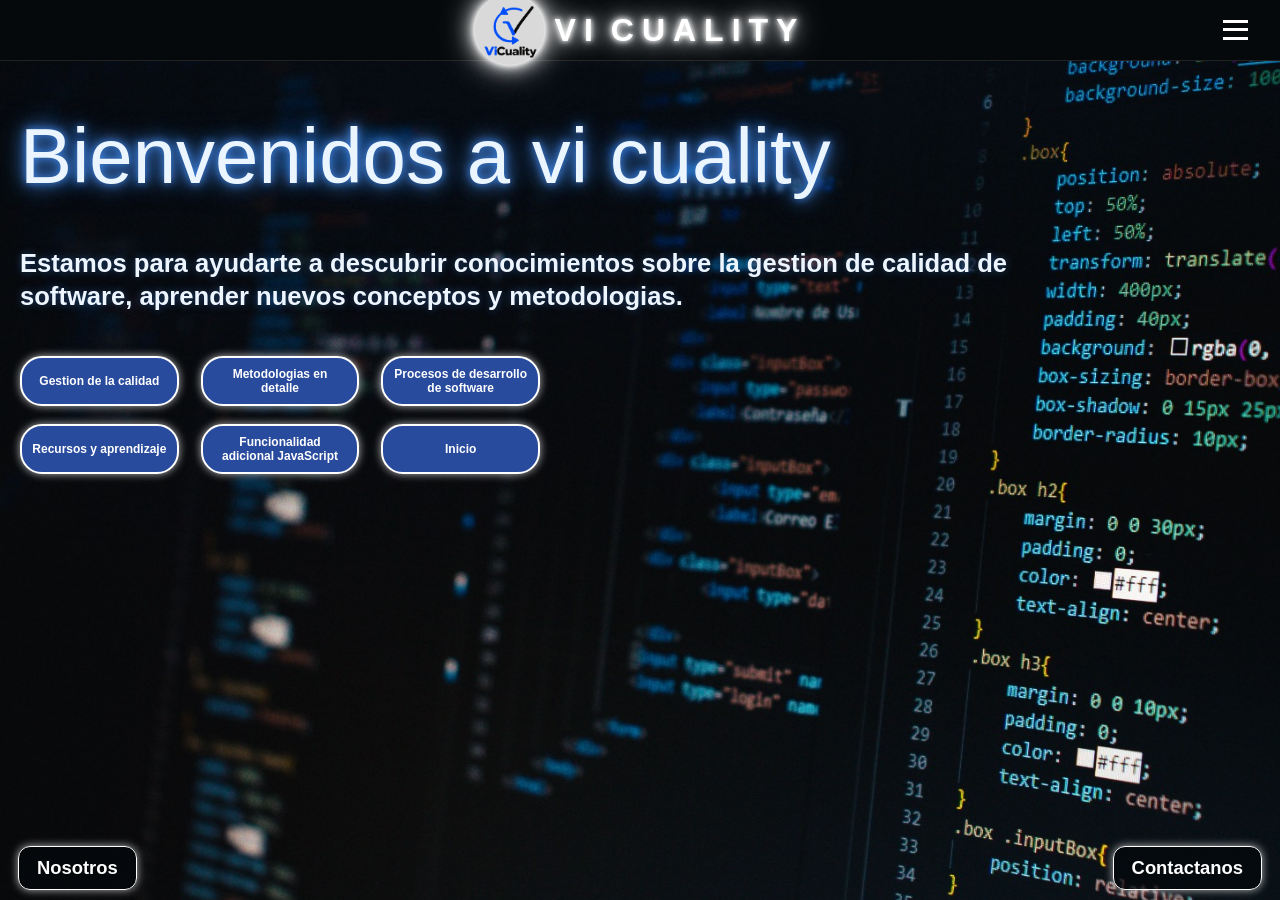
<file: html/index.html>
<!DOCTYPE html>
<html lang="es">
<head>
    <meta charset="UTF-8">
    <meta name="viewport" content="width=device-width, initial-scale=1.0">
    <title>vi cuality</title>
    <link rel="stylesheet" href="../css/style.css">
</head>
<body class="home-page">



    <!-- Encabezado con logo, título y menú. -->
    <header>
        <h1>
            <a class="logo-circle" href="index.html" aria-label="Volver al inicio">
                <img src="../imagenes/vicuality.png" alt="Logotipo de ViCuality" width="70" height="70">
            </a>
            <span class="brand-vi">vi</span> cuality
        </h1>
        <!-- Botón que muestra los enlaces. -->
        <button class="menu-btn" onclick="toggleMenu()" aria-label="Abrir menú">
            <span></span><span></span><span></span>
        </button>

        <!-- Enlaces de navegación del sitio. -->
        <nav id="menu">
            <div class="menu-folder">
                <button class="menu-folder-toggle" onclick="toggleSubmenu(event)" aria-expanded="false">
                    Gestion de la calidad <span aria-hidden="true">&#9656;</span>
                </button>
                <div class="submenu">
                    <a href="fundamentos.html">fundamentos</a>
                    <a href="tecnicas-aseguramiento.html">técnicas de aseguramiento</a>
                    <a href="herramientas.html">herramientas</a>
                </div>
            </div>
            <a href="procesos-desarrollo.html">Procesos de desarrollo de software</a>
            <a href="metodologias.html">Metodologías en detalle</a>
            <a href="recursos-aprendizaje.html">recursos y aprendizaje</a>
            <a href="funcionalidad-js.html">Funcionalidad adicional JS</a>
            <a href="secciones-adicionales.html">secciones adicionales</a>
        </nav>
    </header>

    <!-- Contenido principal de la página de inicio. -->
    <main>
        <h2 class="description-title">Bienvenidos a vi cuality</h2>
        <h2 class="description-subtitle">Estamos para ayudarte a descubrir conocimientos sobre la gestion de calidad de software, aprender nuevos conceptos y metodologias.</h2>

        <!-- Accesos principales a las páginas del sitio. -->
        <section class="home-buttons">
            <a href="index.html">Gestion de la calidad</a>
            <a href="metodologias.html">Metodologias en detalle</a>
            <a href="procesos-desarrollo.html">Procesos de desarrollo de software</a>
            <a href="recursos-aprendizaje.html">Recursos y aprendizaje</a>
            <a href="funcionalidad-js.html">Funcionalidad adicional JavaScript</a>
            <a href="index.html">Inicio</a>
        </section>
    </main>

    <!-- Enlaces secundarios ubicados en la parte inferior. -->
    <footer class="bottom-links">
        <a href="secciones-adicionales.html">Nosotros</a>
        <a href="secciones-adicionales.html#contact-title">Contactanos</a>
    </footer>

    <script src="../js/script.js"></script>
</body>
</html>
</file>
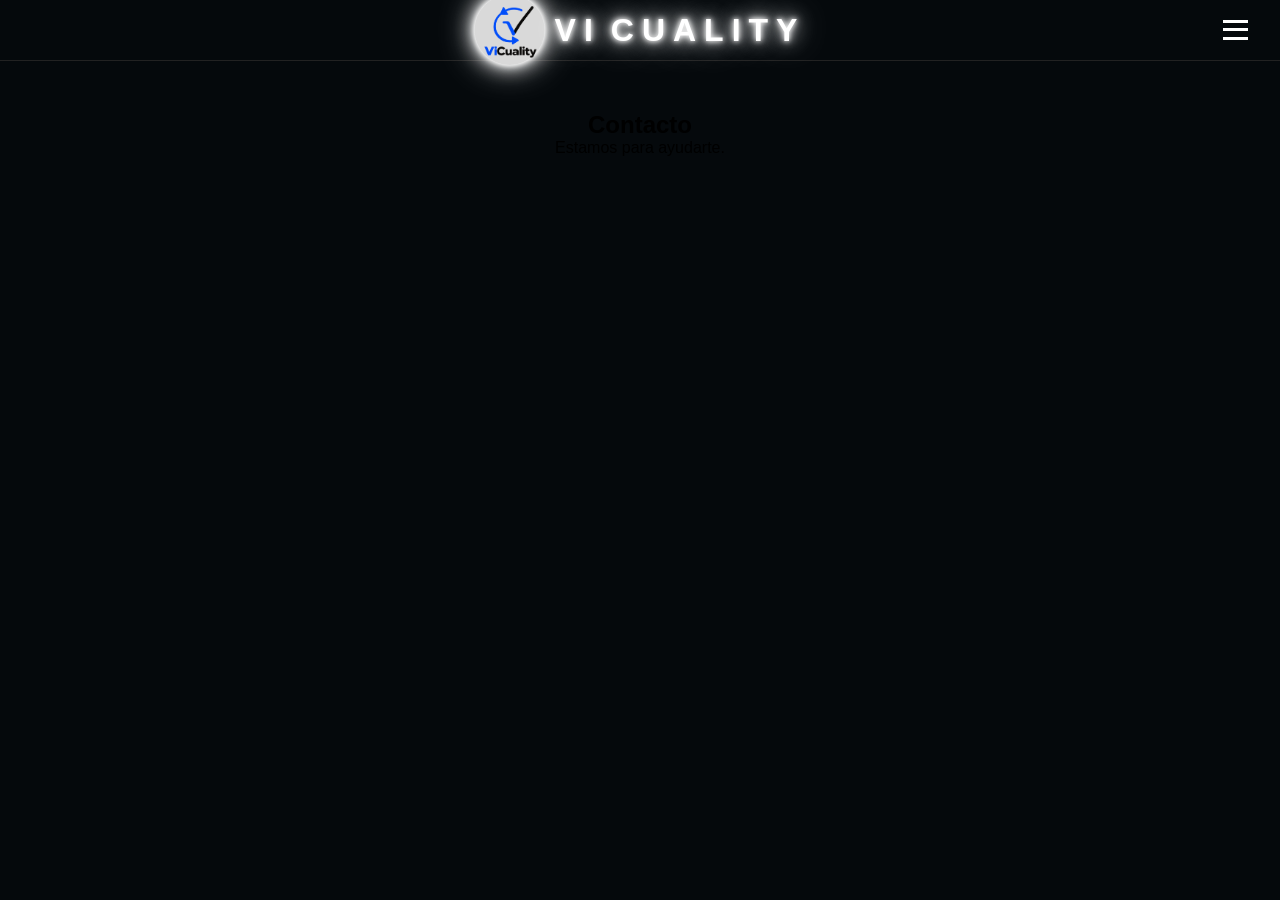
<file: html/contacto.html>
<!DOCTYPE html>
<html lang="es">
<head>
    <meta charset="UTF-8">
    <meta name="viewport" content="width=device-width, initial-scale=1.0">
    <title>Contacto - vi cuality</title>
    <link rel="stylesheet" href="../css/style.css">
</head>
<body>
    <!-- Encabezado con logo, título y menú. -->
    <header>
        <h1>
            <a class="logo-circle" href="index.html" aria-label="Volver al inicio">
                <img src="../imagenes/vicuality.png" alt="Logotipo de ViCuality" width="70" height="70">
            </a>
            <span class="brand-vi">vi</span> cuality
        </h1>
        <!-- Botón que muestra los enlaces. -->
        <button class="menu-btn" onclick="toggleMenu()" aria-label="Abrir menú">
            <span></span><span></span><span></span>
        </button>
        <!-- Enlaces de navegación del sitio. -->
        <nav id="menu">
            <div class="menu-folder">
                <button class="menu-folder-toggle" onclick="toggleSubmenu(event)" aria-expanded="false">
                    Gestion de la calidad <span aria-hidden="true">&#9656;</span>
                </button>
                <div class="submenu">
                    <a href="fundamentos.html">fundamentos</a>
                    <a href="tecnicas-aseguramiento.html">técnicas de aseguramiento</a>
                    <a href="herramientas.html">herramientas</a>
                </div>
            </div>
            <a href="procesos-desarrollo.html">Procesos de desarrollo de software</a>
            <a href="metodologias.html">Metodologías en detalle</a>
            <a href="recursos-aprendizaje.html">recursos y aprendizaje</a>
            <a href="funcionalidad-js.html">Funcionalidad adicional JS</a>
            <a href="secciones-adicionales.html">secciones adicionales</a>
        </nav>
    </header>
    <!-- Datos y medios de contacto. -->
    <main>
        <h2>Contacto</h2>
        <p>Estamos para ayudarte.</p>
    </main>
    <script src="../js/script.js"></script>
</body>
</html>
</file>
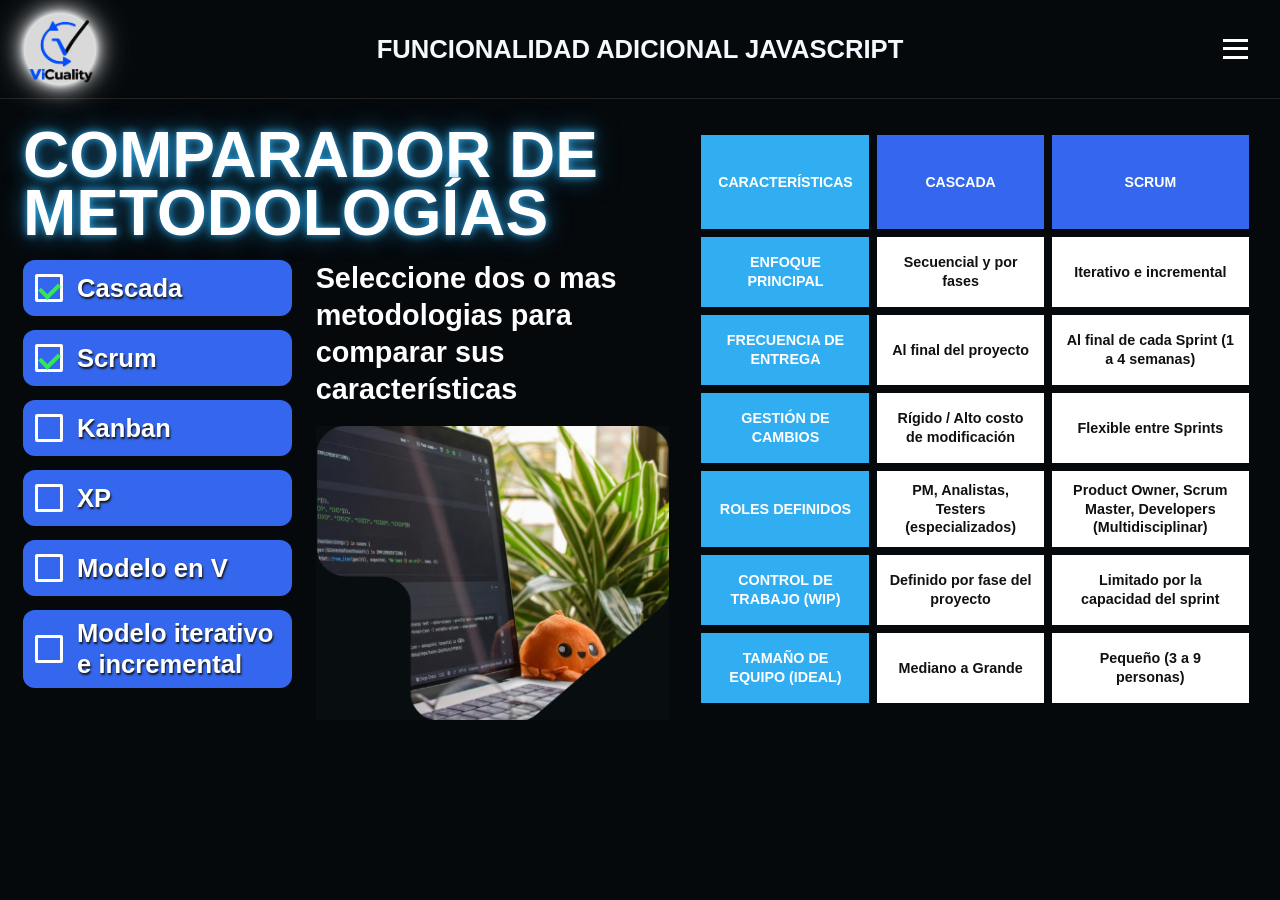
<file: html/funcionalidad-js.html>
<!DOCTYPE html>
<html lang="es">
<head>
    <meta charset="UTF-8">
    <meta name="viewport" content="width=device-width, initial-scale=1.0">
    <title>Funcionalidad adicional JavaScript - vi cuality</title>
    <link rel="stylesheet" href="../css/style.css">
</head>
<body class="comparison-page">
    <!-- Barra superior compartida por las páginas del sitio. -->
    <header>
        <a class="logo-circle" href="index.html" aria-label="Volver al inicio">
            <img src="../imagenes/vicuality.png" alt="Logotipo de ViCuality" width="70" height="70">
        </a>
        <h1>Funcionalidad adicional JavaScript</h1>
        <button class="menu-btn" onclick="toggleMenu()" aria-label="Abrir menú" aria-controls="menu">
            <span></span><span></span><span></span>
        </button>
        <!-- Enlaces para navegar por las demás páginas. -->
        <nav id="menu">
            <div class="menu-folder">
                <button class="menu-folder-toggle" onclick="toggleSubmenu(event)" aria-expanded="false">
                    Gestion de la calidad <span aria-hidden="true">&#9656;</span>
                </button>
                <div class="submenu">
                    <a href="fundamentos.html">fundamentos</a>
                    <a href="tecnicas-aseguramiento.html">técnicas de aseguramiento</a>
                    <a href="herramientas.html">herramientas</a>
                </div>
            </div>
            <a href="procesos-desarrollo.html">Procesos de desarrollo de software</a>
            <a href="metodologias.html">Metodologías en detalle</a>
            <a href="recursos-aprendizaje.html">recursos y aprendizaje</a>
            <a href="funcionalidad-js.html">Funcionalidad adicional JS</a>
            <a href="secciones-adicionales.html">secciones adicionales</a>
        </nav>
    </header>
    <!-- Comparador interactivo de metodologías. -->
    <main class="comparison-content">
        <section class="methodology-comparator" aria-labelledby="comparator-title">
            <h2 id="comparator-title">Comparador de<br>metodologías</h2>
            <!-- Estas casillas permiten elegir qué metodologías mostrar. -->
            <fieldset class="methodology-options">
                <legend class="visually-hidden">Elegí las metodologías para comparar</legend>
                <label class="methodology-option">
                    <input type="checkbox" name="methodology" value="cascada" checked>
                    <span>Cascada</span>
                </label>
                <label class="methodology-option">
                    <input type="checkbox" name="methodology" value="scrum" checked>
                    <span>Scrum</span>
                </label>
                <label class="methodology-option">
                    <input type="checkbox" name="methodology" value="kanban">
                    <span>Kanban</span>
                </label>
                <label class="methodology-option">
                    <input type="checkbox" name="methodology" value="xp">
                    <span>XP</span>
                </label>
                <label class="methodology-option">
                    <input type="checkbox" name="methodology" value="modelo-v">
                    <span>Modelo en V</span>
                </label>
                <label class="methodology-option">
                    <input type="checkbox" name="methodology" value="iterativo">
                    <span>Modelo iterativo e incremental</span>
                </label>
            </fieldset>
            <!-- Texto e imagen que acompañan la comparación. -->
            <div class="comparator-intro">
                <p>Seleccione dos o mas metodologias para comparar sus características</p>
                <div class="comparator-image">
                    <img src="../imagenes/comparador-metodologias-referencia.png" alt="Código de programación junto a una planta y un peluche">
                </div>
            </div>
            <!-- La tabla se completa desde JavaScript. -->
            <div class="comparison-table-wrap" role="region" aria-label="Tabla comparativa de metodologías" tabindex="0">
                <table class="methodology-table">
                    <thead></thead>
                    <tbody></tbody>
                </table>
            </div>
            <p class="comparison-status" role="status" aria-live="polite"></p>
        </section>
    </main>
    <script>
        // Datos que se muestran en la tabla para cada metodología.
        const methodologyData = {
            cascada: {
                name: "Cascada",
                values: [
                    "Secuencial y por fases",
                    "Al final del proyecto",
                    "Rígido / Alto costo de modificación",
                    "PM, Analistas, Testers (especializados)",
                    "Definido por fase del proyecto",
                    "Mediano a Grande"
                ]
            },
            scrum: {
                name: "Scrum",
                values: [
                    "Iterativo e incremental",
                    "Al final de cada Sprint (1 a 4 semanas)",
                    "Flexible entre Sprints",
                    "Product Owner, Scrum Master, Developers (Multidisciplinar)",
                    "Limitado por la capacidad del sprint",
                    "Pequeño (3 a 9 personas)"
                ]
            },
            kanban: {
                name: "Kanban",
                values: [
                    "Flujo continuo de trabajo",
                    "Entrega continua según demanda",
                    "Flexible; cambios en cualquier momento",
                    "Roles no prescritos",
                    "Limitado por el WIP acordado",
                    "Flexible según el flujo de trabajo"
                ]
            },
            xp: {
                name: "XP",
                values: [
                    "Iterativo con ciclos cortos",
                    "Entregas frecuentes (1 a 3 semanas)",
                    "Adaptable mediante retroalimentación continua",
                    "Programadores, cliente y coach",
                    "Trabajo en curso en iteraciones cortas",
                    "Pequeño (2 a 12 personas)"
                ]
            },
            "modelo-v": {
                name: "Modelo en V",
                values: [
                    "Secuencial con fases de verificación y validación",
                    "Al finalizar las fases de prueba",
                    "Rígido; cambios tardíos son costosos",
                    "Analistas, desarrolladores y testers",
                    "Definido por las fases del proyecto",
                    "Mediano a Grande"
                ]
            },
            iterativo: {
                name: "Modelo iterativo e incremental",
                values: [
                    "Iteraciones que amplían el producto",
                    "Al cierre de cada iteración",
                    "Permite ajustes entre iteraciones",
                    "Equipo multidisciplinario",
                    "Definido para cada iteración",
                    "Flexible según el alcance"
                ]
            }
        };
        const comparisonRows = [
            "Enfoque principal",
            "Frecuencia de entrega",
            "Gestión de cambios",
            "Roles definidos",
            "Control de trabajo (WIP)",
            "Tamaño de equipo (ideal)"
        ];
        const methodologyInputs = [...document.querySelectorAll('input[name="methodology"]')];
        const comparisonHead = document.querySelector(".methodology-table thead");
        const comparisonBody = document.querySelector(".methodology-table tbody");
        const comparisonStatus = document.querySelector(".comparison-status");

        // Actualiza la tabla cada vez que cambia una selección.
        function renderComparison() {
            const selected = methodologyInputs
                .filter(input => input.checked)
                .map(input => methodologyData[input.value]);

            comparisonHead.replaceChildren();
            comparisonBody.replaceChildren();

            const headerRow = document.createElement("tr");
            const categoryHeading = document.createElement("th");
            categoryHeading.scope = "col";
            categoryHeading.textContent = "Características";
            headerRow.append(categoryHeading);
            selected.forEach(methodology => {
                const heading = document.createElement("th");
                heading.scope = "col";
                heading.textContent = methodology.name;
                headerRow.append(heading);
            });
            comparisonHead.append(headerRow);

            // Crea una fila para cada característica comparada.
            comparisonRows.forEach((rowTitle, rowIndex) => {
                const row = document.createElement("tr");
                const title = document.createElement("th");
                title.scope = "row";
                title.textContent = rowTitle;
                row.append(title);
                selected.forEach(methodology => {
                    const cell = document.createElement("td");
                    cell.textContent = methodology.values[rowIndex];
                    row.append(cell);
                });
                comparisonBody.append(row);
            });

            comparisonStatus.textContent = selected.length < 2
                ? "Seleccioná al menos dos metodologías para compararlas."
                : "";
        }

        // Escucha las casillas y muestra la comparación inicial.
        methodologyInputs.forEach(input => input.addEventListener("change", renderComparison));
        renderComparison();
    </script>
    <script src="../js/script.js"></script>
</body>
</html>
</file>
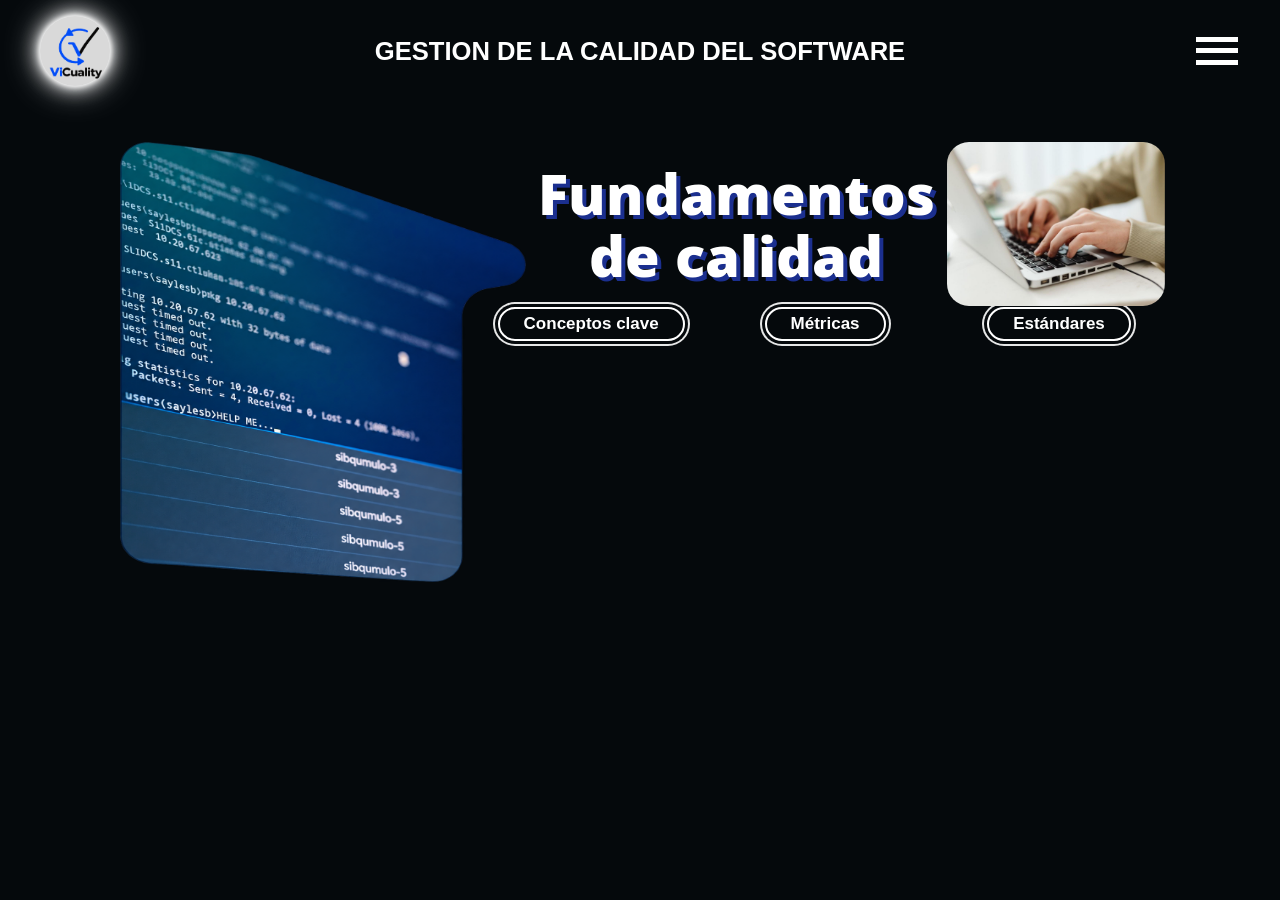
<file: html/fundamentos.html>
<!DOCTYPE html>
<html lang="es">
<head>
    <meta charset="UTF-8">
    <meta name="viewport" content="width=device-width, initial-scale=1.0">
    <title>Fundamentos - vi cuality</title>
    <link rel="preconnect" href="https://fonts.googleapis.com">
    <link href="https://fonts.googleapis.com/css2?family=Open+Sans:wght@700;800&display=swap" rel="stylesheet">
    <link rel="stylesheet" href="../css/style.css">
</head>
<body class="fundamentals-page">
    <!-- Encabezado con logo, título y menú. -->
    <header>
        <a class="logo-circle" href="index.html" aria-label="Volver al inicio">
            <img src="../imagenes/vicuality.png" alt="Logotipo de ViCuality" width="70" height="70">
        </a>
        <h1>Gestion de la calidad del software</h1>
        <!-- Botón que muestra los enlaces. -->
        <button class="menu-btn" onclick="toggleMenu()" aria-label="Abrir menú">
            <span></span><span></span><span></span>
        </button>
        <!-- Enlaces de navegación del sitio. -->
        <nav id="menu">
            <div class="menu-folder">
                <button class="menu-folder-toggle" onclick="toggleSubmenu(event)" aria-expanded="false">
                    Gestion de la calidad <span aria-hidden="true">&#9656;</span>
                </button>
                <div class="submenu">
                    <a href="fundamentos.html">fundamentos</a>
                    <a href="tecnicas-aseguramiento.html">técnicas de aseguramiento</a>
                    <a href="herramientas.html">herramientas</a>
                </div>
            </div>
            <a href="procesos-desarrollo.html">Procesos de desarrollo de software</a>
            <a href="metodologias.html">Metodologías en detalle</a>
            <a href="recursos-aprendizaje.html">recursos y aprendizaje</a>
            <a href="funcionalidad-js.html">Funcionalidad adicional JS</a>
            <a href="secciones-adicionales.html">secciones adicionales</a>
        </nav>
    </header>
    <!-- Contenido visual y tarjetas de fundamentos. -->
    <main class="fundamentals-content">
        <div class="fundamentals-image fundamentals-image-left" role="img" aria-label="Codigo de software"></div>

        <section class="fundamentals-center">
            <h2>Fundamentos<br>de calidad</h2>
            <div class="fundamentals-cards">
                <article>
                    <h3><button class="fundamentals-toggle" type="button" aria-expanded="false" aria-controls="fundamentals-concepts">Conceptos clave</button></h3>
                    <div class="fundamentals-description" id="fundamentals-concepts" hidden>
                        <h4>Construcción de pruebas (TDD)</h4>
                        <p>Práctica que garantiza la calidad mediante el diseño de pruebas automatizadas antes de la escritura del código base.</p>
                        <h4>Criterio de hecho (DoD)</h4>
                        <p>Acuerdo explícito que establece las condiciones de calidad requeridas para considerar que un incremento de software está completamente terminado.</p>
                        <h4>Calidad en entornos ágiles (Scrum)</h4>
                        <p>La calidad no depende únicamente de seguir un proceso rígido, sino del talento, el conocimiento tácito del equipo y la entrega continua de valor operativo.</p>
                    </div>
                </article>
                <article>
                    <h3><button class="fundamentals-toggle" type="button" aria-expanded="false" aria-controls="fundamentals-metrics">Métricas</button></h3>
                    <div class="fundamentals-description" id="fundamentals-metrics" hidden>
                        <p>Las métricas son medidas cuantitativas que permiten evaluar el estado, rendimiento y calidad tanto del producto de software como del proceso de desarrollo.</p>
                        <h4>Métricas de producto</h4>
                        <p>Evalúan características internas o externas del software.</p>
                        <h4>Métricas de proceso</h4>
                        <p>Evalúan la eficiencia del flujo de trabajo.</p>
                    </div>
                </article>
                <article>
                    <h3><button class="fundamentals-toggle" type="button" aria-expanded="false" aria-controls="fundamentals-standards">Estándares</button></h3>
                    <div class="fundamentals-description" id="fundamentals-standards" hidden>
                        <h4>ISO/IEC 9126 e ISO/IEC 25000 (SQuaRE)</h4>
                        <p>Estándar internacional histórico que define un modelo de evaluación de la calidad del software dividido en 6 características principales:<br>
                        <strong>Funcionalidad:</strong> capacidad del software para satisfacer las necesidades declaradas.<br>
                        <strong>Fiabilidad:</strong> capacidad para mantener un nivel especificado de rendimiento.<br>
                        <strong>Usabilidad:</strong> facilidad de aprendizaje, comprensión y uso del software por parte del usuario.<br>
                        <strong>Eficiencia:</strong> rendimiento y optimización de recursos.<br>
                        <strong>Mantenibilidad:</strong> facilidad para modificar, corregir o actualizar el software.<br>
                        <strong>Portabilidad:</strong> capacidad del software para ser transferido de un entorno a otro.</p>
                    </div>
                </article>
            </div>
        </section>

        <div class="fundamentals-image fundamentals-image-right" role="img" aria-label="Persona trabajando con una computadora"></div>
    </main>
    <script>
        document.querySelectorAll(".fundamentals-toggle").forEach(button => {
            button.addEventListener("click", () => {
                const description = document.getElementById(button.getAttribute("aria-controls"));
                const isExpanded = button.getAttribute("aria-expanded") === "true";
                button.setAttribute("aria-expanded", String(!isExpanded));
                description.hidden = isExpanded;
            });
        });
    </script>
    <script src="../js/script.js"></script>
</body>
</html>
</file>
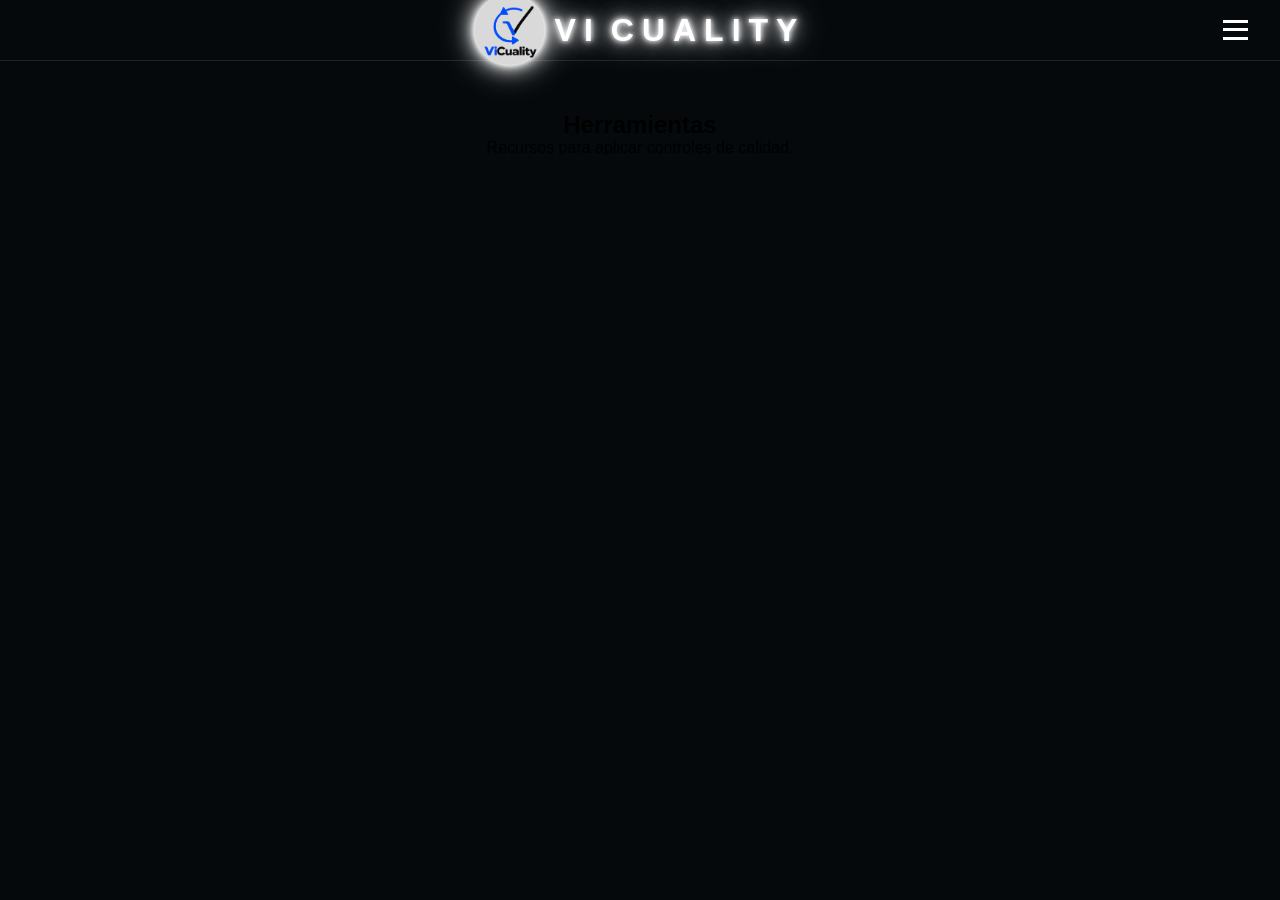
<file: html/herramientas.html>
<!DOCTYPE html>
<html lang="es">
<head>
    <meta charset="UTF-8">
    <meta name="viewport" content="width=device-width, initial-scale=1.0">
    <title>Herramientas - vi cuality</title>
    <link rel="stylesheet" href="../css/style.css">
</head>
<body>
    <!-- Encabezado con logo, título y menú. -->
    <header>
        <h1>
            <a class="logo-circle" href="index.html" aria-label="Volver al inicio">
                <img src="../imagenes/vicuality.png" alt="Logotipo de ViCuality" width="70" height="70">
            </a>
            <span class="brand-vi">vi</span> cuality
        </h1>
        <!-- Botón que muestra los enlaces. -->
        <button class="menu-btn" onclick="toggleMenu()" aria-label="Abrir menú">
            <span></span><span></span><span></span>
        </button>
        <!-- Enlaces de navegación del sitio. -->
        <nav id="menu">
            <div class="menu-folder">
                <button class="menu-folder-toggle" onclick="toggleSubmenu(event)" aria-expanded="false">
                    Gestion de la calidad <span aria-hidden="true">&#9656;</span>
                </button>
                <div class="submenu">
                    <a href="fundamentos.html">fundamentos</a>
                    <a href="tecnicas-aseguramiento.html">técnicas de aseguramiento</a>
                    <a href="herramientas.html">herramientas</a>
                </div>
            </div>
            <a href="procesos-desarrollo.html">Procesos de desarrollo de software</a>
            <a href="metodologias.html">Metodologías en detalle</a>
            <a href="recursos-aprendizaje.html">recursos y aprendizaje</a>
            <a href="funcionalidad-js.html">Funcionalidad adicional JS</a>
            <a href="secciones-adicionales.html">secciones adicionales</a>
        </nav>
    </header>
    <!-- Contenido de herramientas. -->
    <main>
        <h2>Herramientas</h2>
        <p>Recursos para aplicar controles de calidad.</p>
    </main>
    <script src="../js/script.js"></script>
</body>
</html>
</file>
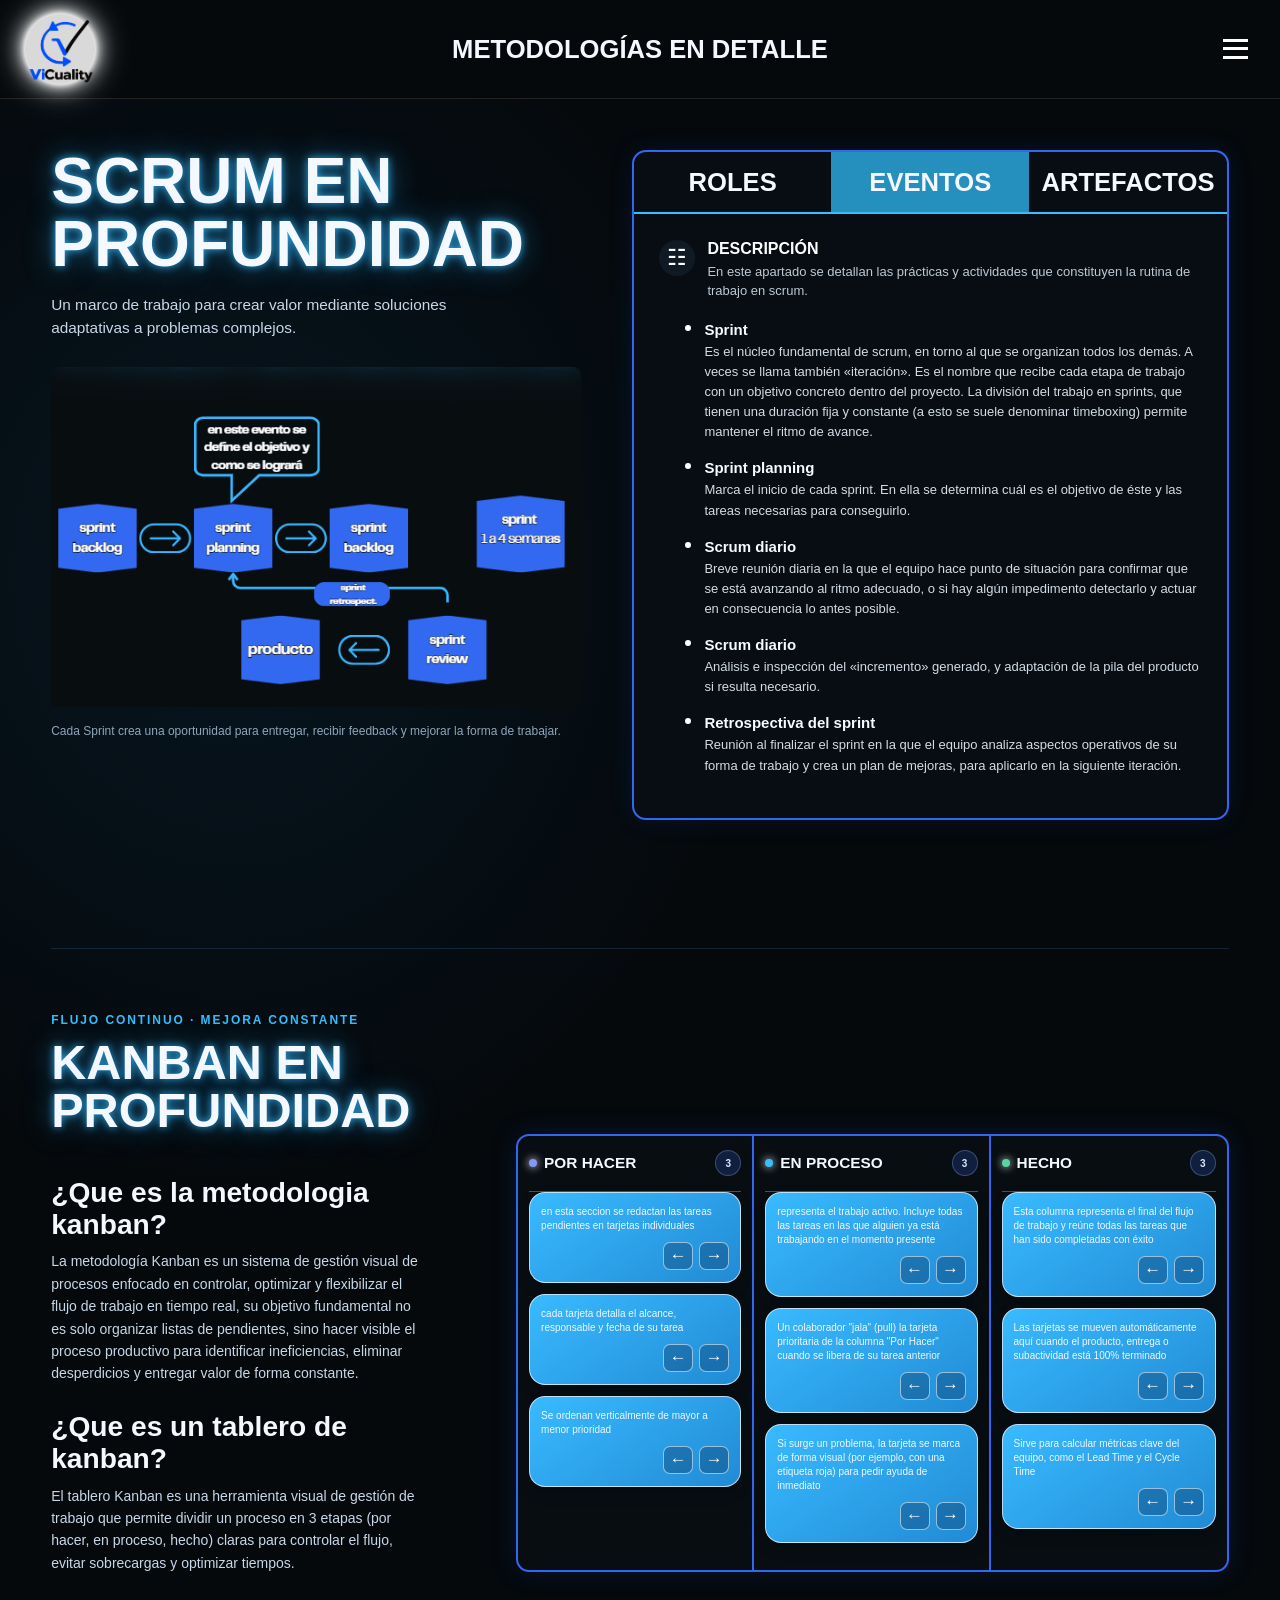
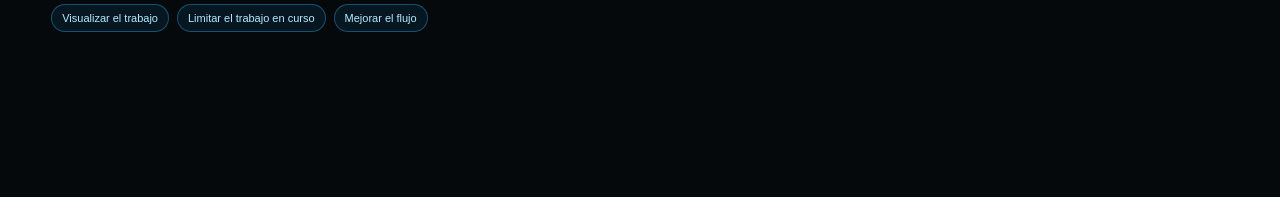
<file: html/metodologias.html>
<!DOCTYPE html>
<html lang="es">
<head>
    <meta charset="UTF-8">
    <meta name="viewport" content="width=device-width, initial-scale=1.0">
    <title>Metodologías en detalle - vi cuality</title>
    <link rel="stylesheet" href="../css/style.css">
</head>
<body class="methodologies-page">
    <!-- Barra superior y navegación general. -->
    <header>
        <a class="logo-circle" href="index.html" aria-label="Volver al inicio">
            <img src="../imagenes/vicuality.png" alt="Logotipo de ViCuality" width="70" height="70">
        </a>
        <h1>Metodologías en detalle</h1>
        <button class="menu-btn" onclick="toggleMenu()" aria-label="Abrir menú" aria-controls="menu">
            <span></span><span></span><span></span>
        </button>
        <!-- Enlaces para navegar por las demás páginas. -->
        <nav id="menu">
            <div class="menu-folder">
                <button class="menu-folder-toggle" onclick="toggleSubmenu(event)" aria-expanded="false">
                    Gestion de la calidad <span aria-hidden="true">&#9656;</span>
                </button>
                <div class="submenu">
                    <a href="fundamentos.html">fundamentos</a>
                    <a href="tecnicas-aseguramiento.html">técnicas de aseguramiento</a>
                    <a href="herramientas.html">herramientas</a>
                </div>
            </div>
            <a href="procesos-desarrollo.html">Procesos de desarrollo de software</a>
            <a href="metodologias.html">Metodologías en detalle</a>
            <a href="recursos-aprendizaje.html">recursos y aprendizaje</a>
            <a href="funcionalidad-js.html">Funcionalidad adicional JS</a>
            <a href="secciones-adicionales.html">secciones adicionales</a>
        </nav>
    </header>
    <!-- Descripción de Scrum, con pestañas para ver sus detalles. -->
    <main class="methodologies-content">
        <section class="scrum-overview" aria-labelledby="scrum-title">
            <div class="scrum-process">
           
                <h2 id="scrum-title">Scrum en<br>profundidad</h2>
                <p class="scrum-intro">Un marco de trabajo para crear valor mediante soluciones adaptativas a problemas complejos.</p>
                <div class="scrum-flow-map" aria-label="Diagrama interactivo del ciclo Scrum">
                    <img class="scrum-flow-image" src="../imagenes/scrum-flow.png" alt="Diagrama del ciclo Scrum con los bloques Sprint Backlog, Sprint Planning, duración del Sprint, producto y Sprint Review">
                    <button class="scrum-flow-hotspot" type="button" style="--left: 1.4%; --top: 40.1%; --width: 14.5%; --height: 20.1%;" aria-label="Ver información sobre Sprint Backlog" aria-haspopup="dialog" aria-controls="scrumFlowTooltip" aria-expanded="false" data-title="Sprint Backlog" data-description="Reúne el trabajo seleccionado para el Sprint y el plan para alcanzar su objetivo. El equipo lo actualiza a medida que avanza."></button>
                    <button class="scrum-flow-hotspot" type="button" style="--left: 27%; --top: 40.1%; --width: 14.6%; --height: 20.1%;" aria-label="Ver información sobre Sprint Planning" aria-haspopup="dialog" aria-controls="scrumFlowTooltip" aria-expanded="false" data-title="Sprint Planning" data-description="Al comienzo del Sprint, el equipo define por qué el Sprint es valioso, qué trabajo puede completar y cómo lo realizará."></button>
                    <button class="scrum-flow-hotspot" type="button" style="--left: 52.6%; --top: 40.1%; --width: 14.8%; --height: 20.1%;" aria-label="Ver información sobre el Sprint Backlog" aria-haspopup="dialog" aria-controls="scrumFlowTooltip" aria-expanded="false" data-title="Sprint Backlog" data-description="Es el plan de trabajo visible de los Developers para el Sprint: incluye el objetivo, los elementos elegidos y las tareas necesarias."></button>
                    <button class="scrum-flow-hotspot" type="button" style="--left: 80.4%; --top: 38%; --width: 16.8%; --height: 22.2%;" aria-label="Ver información sobre la duración del Sprint" aria-haspopup="dialog" aria-controls="scrumFlowTooltip" aria-expanded="false" data-title="Sprint de 1 a 4 semanas" data-description="Es un periodo de duración fija, de un mes o menos, durante el cual el equipo trabaja para alcanzar un objetivo y crear un incremento de valor."></button>
                    <button class="scrum-flow-hotspot" type="button" style="--left: 35.7%; --top: 73%; --width: 14.8%; --height: 20.1%;" aria-label="Ver información sobre el producto" aria-haspopup="dialog" aria-controls="scrumFlowTooltip" aria-expanded="false" data-title="Producto e incremento" data-description="El incremento es un resultado utilizable que se integra al producto y cumple con la Definición de Terminado acordada."></button>
                    <button class="scrum-flow-hotspot" type="button" style="--left: 67.5%; --top: 73%; --width: 14.7%; --height: 20.1%;" aria-label="Ver información sobre Sprint Review" aria-haspopup="dialog" aria-controls="scrumFlowTooltip" aria-expanded="false" data-title="Sprint Review" data-description="El equipo y los interesados inspeccionan el resultado del Sprint y conversan sobre los próximos cambios y prioridades del producto."></button>
                    <button class="scrum-flow-hotspot scrum-flow-hotspot-retrospective" type="button" style="--left: 48.1%; --top: 63.1%; --width: 14.4%; --height: 7.3%;" aria-label="Ver información sobre la retrospectiva del Sprint" aria-haspopup="dialog" aria-controls="scrumFlowTooltip" aria-expanded="false" data-title="Sprint Retrospective" data-description="El equipo reflexiona sobre cómo trabajó durante el Sprint y acuerda mejoras concretas para aplicar en el siguiente."></button>
                    <div class="scrum-flow-tooltip" id="scrumFlowTooltip" role="dialog" aria-labelledby="scrumFlowTooltipTitle" hidden>
                        <button class="scrum-flow-tooltip-close" type="button" aria-label="Cerrar descripción">&times;</button>
                        <h3 id="scrumFlowTooltipTitle"></h3>
                        <p></p>
                    </div>
                </div>
                <p class="scrum-process-note">Cada Sprint crea una oportunidad para entregar, recibir feedback y mejorar la forma de trabajar.</p>
            </div>

            <section class="scrum-detail" aria-label="Detalles del marco Scrum">
                <div class="scrum-tabs" role="tablist" aria-label="Contenido de Scrum">
                    <button class="scrum-tab" id="scrum-tab-roles" type="button" role="tab" aria-controls="scrum-panel-roles" aria-selected="false" tabindex="-1" data-scrum-tab="roles">Roles</button>
                    <button class="scrum-tab active" id="scrum-tab-eventos" type="button" role="tab" aria-controls="scrum-panel-eventos" aria-selected="true" tabindex="0" data-scrum-tab="eventos">Eventos</button>
                    <button class="scrum-tab" id="scrum-tab-artefactos" type="button" role="tab" aria-controls="scrum-panel-artefactos" aria-selected="false" tabindex="-1" data-scrum-tab="artefactos">Artefactos</button>
                </div>
                <div class="scrum-panels">
                    <section class="scrum-panel" id="scrum-panel-roles" role="tabpanel" aria-labelledby="scrum-tab-roles" data-scrum-panel="roles" hidden>
                        <div class="scrum-panel-heading">
                            <span class="scrum-panel-icon" aria-hidden="true">◎</span>
                            <div><h3>Responsabilidades</h3><p>Un equipo pequeño, multifuncional y autogestionado.</p></div>
                        </div>
                        <article class="scrum-detail-item">
                            <h4>Product Owner</h4>
                            <p>Maximiza el valor del producto. Define y ordena el Product Backlog, comunica el objetivo y ayuda a que el equipo trabaje primero en lo más importante.</p>
                        </article>
                        <article class="scrum-detail-item">
                            <h4>Scrum Master</h4>
                            <p>Ayuda a que Scrum se entienda y aplique correctamente. Facilita la colaboración, acompaña al equipo y ayuda a eliminar impedimentos.</p>
                        </article>
                        <article class="scrum-detail-item">
                            <h4>Developers</h4>
                            <p>Son quienes crean el incremento. Planifican el trabajo del Sprint, cuidan la calidad y se organizan para alcanzar el objetivo acordado.</p>
                        </article>
                    </section>
                    <section class="scrum-panel" id="scrum-panel-eventos" role="tabpanel" aria-labelledby="scrum-tab-eventos" data-scrum-panel="eventos">
                        <div class="scrum-panel-heading">
                            <span class="scrum-panel-icon" aria-hidden="true">☷</span>
                            <div><h3>Descripción</h3><p>En este apartado se detallan las prácticas y actividades que constituyen la rutina de trabajo en scrum.</p></div>
                        </div>
                        <article class="scrum-detail-item">
                            <h4>Sprint</h4>
                            <p>Es el núcleo fundamental de scrum, en torno al que se organizan todos los demás. A veces se llama también «iteración». Es el nombre que recibe cada etapa de trabajo con un objetivo concreto dentro del proyecto. La división del trabajo en sprints, que tienen una duración fija y constante (a esto se suele denominar timeboxing) permite mantener el ritmo de avance.</p>
                        </article>
                        <article class="scrum-detail-item">
                            <h4>Sprint planning</h4>
                            <p>Marca el inicio de cada sprint. En ella se determina cuál es el objetivo de éste y las tareas necesarias para conseguirlo.</p>
                        </article>
                        <article class="scrum-detail-item">
                            <h4>Scrum diario</h4>
                            <p>Breve reunión diaria en la que el equipo hace punto de situación para confirmar que se está avanzando al ritmo adecuado, o si hay algún impedimento detectarlo y actuar en consecuencia lo antes posible.</p>
                        </article>
                        <article class="scrum-detail-item">
                            <h4>Scrum diario</h4>
                            <p>Análisis e inspección del «incremento» generado, y adaptación de la pila del producto si resulta necesario.</p>
                        </article>
                        <article class="scrum-detail-item">
                            <h4>Retrospectiva del sprint</h4>
                            <p>Reunión al finalizar el sprint en la que el equipo analiza aspectos operativos de su forma de trabajo y crea un plan de mejoras, para aplicarlo en la siguiente iteración.</p>
                        </article>
                    </section>
                    <section class="scrum-panel" id="scrum-panel-artefactos" role="tabpanel" aria-labelledby="scrum-tab-artefactos" data-scrum-panel="artefactos" hidden>
                        <div class="scrum-panel-heading">
                            <span class="scrum-panel-icon" aria-hidden="true">▤</span>
                            <div><h3>Artefactos</h3><p>Información transparente sobre el trabajo y el valor.</p></div>
                        </div>
                        <article class="scrum-detail-item">
                            <h4>Product Backlog</h4>
                            <p>Lista emergente y ordenada de lo necesario para mejorar el producto. Su compromiso es el Product Goal.</p>
                        </article>
                        <article class="scrum-detail-item">
                            <h4>Sprint Backlog</h4>
                            <p>Incluye el objetivo del Sprint, los elementos elegidos del Product Backlog y el plan de trabajo para entregar el incremento.</p>
                        </article>
                        <article class="scrum-detail-item">
                            <h4>Incremento</h4>
                            <p>Resultado concreto y utilizable que cumple la Definition of Done y se integra con los incrementos anteriores.</p>
                        </article>
                        <div class="scrum-commitments">
                            <h4>Compromisos</h4>
                            <p><strong>Product Goal</strong> para el Product Backlog · <strong>Sprint Goal</strong> para el Sprint Backlog · <strong>Definition of Done</strong> para el Incremento.</p>
                        </div>
                    </section>
                </div>
            </section>
        </section>
        <!-- Explicación visual del flujo de trabajo de Kanban. -->
        <section class="kanban-overview" aria-labelledby="kanban-title">
            <div class="kanban-introduction">
                <p class="kanban-eyebrow">Flujo continuo · mejora constante</p>
                <h2 id="kanban-title">Kanban en<br>profundidad</h2>
                <article class="kanban-copy">
                    <h3>¿Que es la metodologia kanban?</h3>
                    <p>La metodología Kanban es un sistema de gestión visual de procesos enfocado en controlar, optimizar y flexibilizar el flujo de trabajo en tiempo real, su objetivo fundamental no es solo organizar listas de pendientes, sino hacer visible el proceso productivo para identificar ineficiencias, eliminar desperdicios y entregar valor de forma constante.</p>
                </article>
                <article class="kanban-copy">
                    <h3>¿Que es un tablero de kanban?</h3>
                    <p>El tablero Kanban es una herramienta visual de gestión de trabajo que permite dividir un proceso en 3 etapas (por hacer, en proceso, hecho) claras para controlar el flujo, evitar sobrecargas y optimizar tiempos.</p>
                </article>
                <div class="kanban-principles" aria-label="Principios principales de Kanban">
                    <span>Visualizar el trabajo</span>
                    <span>Limitar el trabajo en curso</span>
                    <span>Mejorar el flujo</span>
                </div>
            </div>
            <section class="kanban-board" aria-label="Ejemplo de tablero Kanban">
                <div class="kanban-column">
                    <div class="kanban-column-header">
                        <div><span class="kanban-column-indicator"></span><h3>Por hacer</h3></div>
                        <span class="kanban-count" aria-label="0 tarjetas">0</span>
                    </div>
                    <article class="kanban-card">
                        <p>en esta seccion se redactan las tareas pendientes en tarjetas individuales</p>
                    </article>
                    <article class="kanban-card">
                        <p>cada tarjeta detalla el alcance, responsable y fecha de su tarea</p>
                    </article>
                    <article class="kanban-card">
                        <p>Se ordenan verticalmente de mayor a menor prioridad</p>
                    </article>
                </div>
                <div class="kanban-column kanban-column-active">
                    <div class="kanban-column-header">
                        <div><span class="kanban-column-indicator"></span><h3>En proceso</h3></div>
                        <span class="kanban-count" aria-label="0 tarjetas">0</span>
                    </div>
                    <article class="kanban-card">
                        <p>representa el trabajo activo. Incluye todas las tareas en las que alguien ya está trabajando en el momento presente</p>
                    </article>
                    <article class="kanban-card">
                        <p>Un colaborador "jala" (pull) la tarjeta prioritaria de la columna "Por Hacer" cuando se libera de su tarea anterior</p>
                    </article>
                    <article class="kanban-card">
                        <p>Si surge un problema, la tarjeta se marca de forma visual (por ejemplo, con una etiqueta roja) para pedir ayuda de inmediato</p>
                    </article>
                </div>
                <div class="kanban-column kanban-column-done">
                    <div class="kanban-column-header">
                        <div><span class="kanban-column-indicator"></span><h3>Hecho</h3></div>
                        <span class="kanban-count" aria-label="0 tarjetas">0</span>
                    </div>
                    <article class="kanban-card">
                        <p>Esta columna representa el final del flujo de trabajo y reúne todas las tareas que han sido completadas con éxito</p>
                    </article>
                    <article class="kanban-card">
                        <p>Las tarjetas se mueven automáticamente aquí cuando el producto, entrega o subactividad está 100% terminado</p>
                    </article>
                    <article class="kanban-card">
                        <p>Sirve para calcular métricas clave del equipo, como el Lead Time y el Cycle Time</p>
                    </article>
                </div>
            </section>
            <p class="kanban-board-status" id="kanbanBoardStatus" aria-live="polite"></p>
        </section>
    </main>
    <script>
        // Permite mover tarjetas entre columnas con botones o arrastrándolas.
        const kanbanColumns = Array.from(document.querySelectorAll(".kanban-column"));
        const kanbanColumnNames = kanbanColumns.map(column => column.querySelector("h3").textContent.trim());
        const kanbanCards = document.querySelectorAll(".kanban-card");
        const kanbanBoardStatus = document.getElementById("kanbanBoardStatus");

        function updateKanbanCounts() {
            kanbanColumns.forEach((column, index) => {
                const count = column.querySelectorAll(".kanban-card").length;
                const countLabel = column.querySelector(".kanban-count");
                countLabel.textContent = count;
                countLabel.setAttribute("aria-label", `${count} ${count === 1 ? "tarjeta" : "tarjetas"}`);
                column.dataset.columnIndex = index;
            });
        }

        function updateKanbanControls(card) {
            const columnIndex = Number(card.closest(".kanban-column").dataset.columnIndex);
            card.querySelectorAll(".kanban-card-move").forEach(button => {
                const direction = Number(button.dataset.direction);
                const destinationIndex = columnIndex + direction;
                button.disabled = destinationIndex < 0 || destinationIndex >= kanbanColumns.length;
                if (!button.disabled) {
                    button.setAttribute("aria-label", `Mover tarjeta a ${kanbanColumnNames[destinationIndex]}`);
                }
            });
        }

        function moveKanbanCard(card, destinationIndex) {
            if (destinationIndex < 0 || destinationIndex >= kanbanColumns.length) return;
            kanbanColumns[destinationIndex].append(card);
            updateKanbanControls(card);
            updateKanbanCounts();
            kanbanBoardStatus.textContent = `Tarjeta movida a ${kanbanColumnNames[destinationIndex]}.`;
        }

        kanbanCards.forEach((card, index) => {
            card.draggable = true;
            card.dataset.cardId = `kanban-card-${index}`;

            const actions = document.createElement("div");
            actions.className = "kanban-card-actions";
            [-1, 1].forEach(direction => {
                const button = document.createElement("button");
                button.className = "kanban-card-move";
                button.type = "button";
                button.dataset.direction = direction;
                button.textContent = direction < 0 ? "←" : "→";
                button.addEventListener("click", () => {
                    const currentIndex = Number(card.closest(".kanban-column").dataset.columnIndex);
                    moveKanbanCard(card, currentIndex + direction);
                });
                actions.append(button);
            });
            card.append(actions);
            updateKanbanControls(card);

            card.addEventListener("dragstart", event => {
                event.dataTransfer.setData("text/plain", card.dataset.cardId);
                event.dataTransfer.effectAllowed = "move";
                card.classList.add("kanban-card-dragging");
            });
            card.addEventListener("dragend", () => {
                card.classList.remove("kanban-card-dragging");
                kanbanColumns.forEach(column => column.classList.remove("kanban-column-drop-target"));
            });
        });

        kanbanColumns.forEach((column, index) => {
            column.addEventListener("dragover", event => {
                event.preventDefault();
                event.dataTransfer.dropEffect = "move";
                column.classList.add("kanban-column-drop-target");
            });
            column.addEventListener("dragleave", event => {
                if (!column.contains(event.relatedTarget)) {
                    column.classList.remove("kanban-column-drop-target");
                }
            });
            column.addEventListener("drop", event => {
                event.preventDefault();
                column.classList.remove("kanban-column-drop-target");
                const cardId = event.dataTransfer.getData("text/plain");
                const card = document.querySelector(`[data-card-id="${cardId}"]`);
                if (card) moveKanbanCard(card, index);
            });
        });
        updateKanbanCounts();

        // Cambia el contenido visible al elegir una pestaña de Scrum.
        const scrumTabs = document.querySelectorAll(".scrum-tab");
        const scrumPanels = document.querySelectorAll(".scrum-panel");
        const scrumFlowMap = document.querySelector(".scrum-flow-map");
        const scrumFlowHotspots = Array.from(scrumFlowMap.querySelectorAll(".scrum-flow-hotspot"));
        const scrumFlowTooltip = document.getElementById("scrumFlowTooltip");
        const scrumFlowTooltipTitle = document.getElementById("scrumFlowTooltipTitle");
        const scrumFlowTooltipText = scrumFlowTooltip.querySelector("p");
        const scrumFlowTooltipClose = scrumFlowTooltip.querySelector(".scrum-flow-tooltip-close");
        let activeScrumHotspot = null;

        function positionScrumTooltip(hotspot) {
            const mapWidth = scrumFlowMap.clientWidth;
            const tooltipWidth = scrumFlowTooltip.offsetWidth;
            const hotspotCenter = hotspot.offsetLeft + hotspot.offsetWidth / 2;
            const left = Math.max(8, Math.min(hotspotCenter - tooltipWidth / 2, mapWidth - tooltipWidth - 8));
            const spaceAbove = hotspot.offsetTop - scrumFlowTooltip.offsetHeight - 18;
            const isBelow = spaceAbove < 8;
            scrumFlowTooltip.style.left = `${left}px`;
            scrumFlowTooltip.style.top = `${isBelow ? hotspot.offsetTop + hotspot.offsetHeight + 18 : spaceAbove}px`;
            scrumFlowTooltip.style.setProperty("--arrow-left", `${Math.max(18, Math.min(hotspotCenter - left, tooltipWidth - 18))}px`);
            scrumFlowTooltip.classList.toggle("is-below", isBelow);
        }

        function closeScrumTooltip(returnFocus = false) {
            scrumFlowTooltip.hidden = true;
            scrumFlowHotspots.forEach(hotspot => hotspot.setAttribute("aria-expanded", "false"));
            const previousHotspot = activeScrumHotspot;
            activeScrumHotspot = null;
            if (returnFocus && previousHotspot) previousHotspot.focus();
        }

        scrumFlowHotspots.forEach(hotspot => hotspot.addEventListener("click", () => {
            if (activeScrumHotspot === hotspot) {
                closeScrumTooltip();
                return;
            }
            if (activeScrumHotspot) activeScrumHotspot.setAttribute("aria-expanded", "false");
            activeScrumHotspot = hotspot;
            scrumFlowTooltipTitle.textContent = hotspot.dataset.title;
            scrumFlowTooltipText.textContent = hotspot.dataset.description;
            scrumFlowTooltip.hidden = false;
            hotspot.setAttribute("aria-expanded", "true");
            positionScrumTooltip(hotspot);
            scrumFlowTooltipClose.focus();
        }));

        scrumFlowTooltipClose.addEventListener("click", () => closeScrumTooltip(true));
        scrumFlowMap.addEventListener("click", event => {
            if (!event.target.closest(".scrum-flow-hotspot, .scrum-flow-tooltip")) closeScrumTooltip();
        });
        document.addEventListener("keydown", event => {
            if (event.key === "Escape" && activeScrumHotspot) closeScrumTooltip(true);
        });
        window.addEventListener("resize", () => {
            if (activeScrumHotspot) positionScrumTooltip(activeScrumHotspot);
        });

        scrumTabs.forEach(tab => tab.addEventListener("click", () => {
            const selectedPanel = tab.dataset.scrumTab;
            scrumTabs.forEach(item => {
                const isSelected = item === tab;
                item.classList.toggle("active", isSelected);
                item.setAttribute("aria-selected", isSelected);
                item.tabIndex = isSelected ? 0 : -1;
            });
            scrumPanels.forEach(panel => {
                panel.hidden = panel.dataset.scrumPanel !== selectedPanel;
            });
        }));
        // Permite cambiar de pestaña con las flechas del teclado.
        document.querySelector(".scrum-tabs").addEventListener("keydown", event => {
            const currentIndex = Array.from(scrumTabs).indexOf(document.activeElement);
            if (currentIndex < 0 || !["ArrowLeft", "ArrowRight"].includes(event.key)) return;
            event.preventDefault();
            const direction = event.key === "ArrowRight" ? 1 : -1;
            const nextTab = scrumTabs[(currentIndex + direction + scrumTabs.length) % scrumTabs.length];
            nextTab.focus();
            nextTab.click();
        });
    </script>
    <script src="../js/script.js"></script>
</body>
</html>
</file>
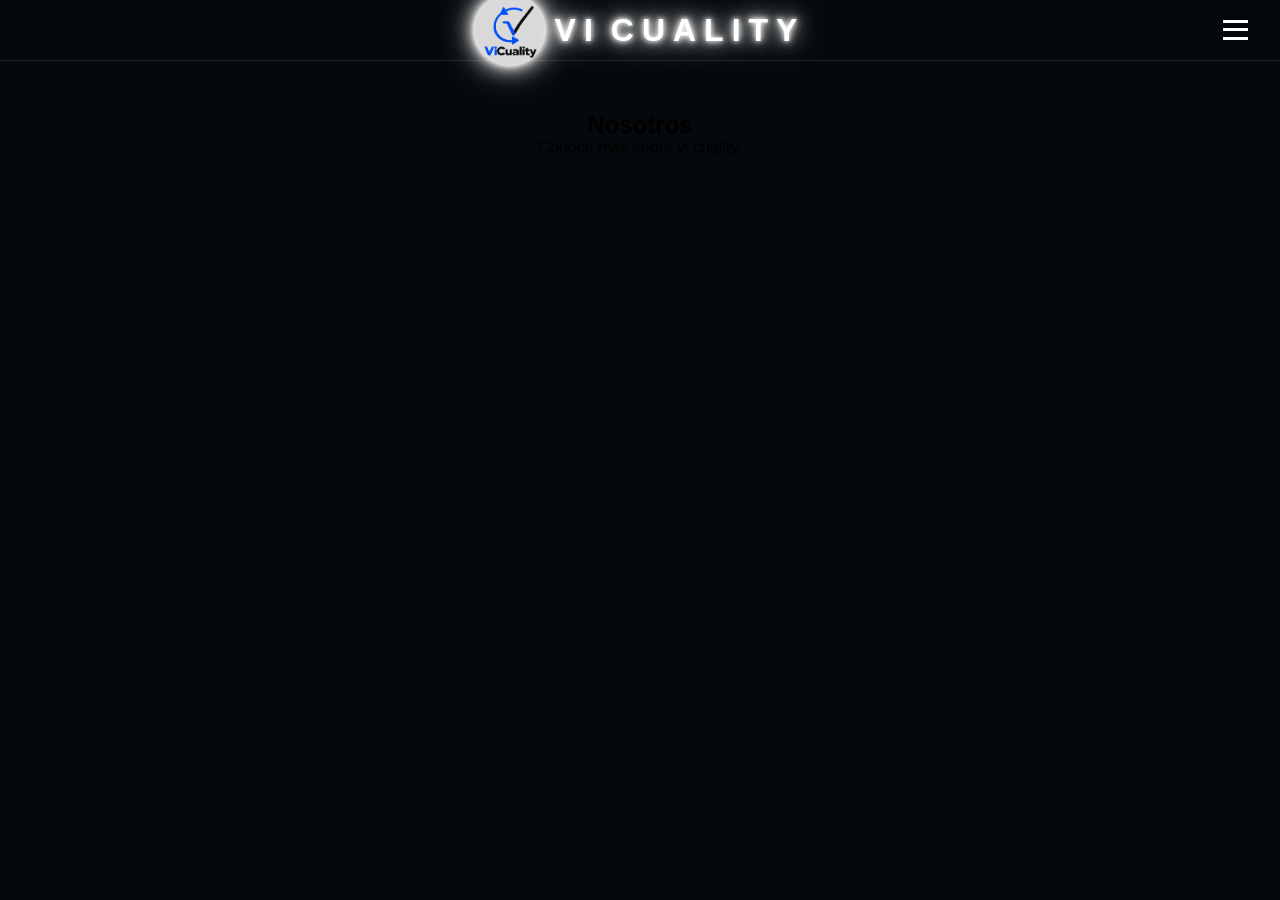
<file: html/nosotros.html>
<!DOCTYPE html>
<html lang="es">
<head>
    <meta charset="UTF-8">
    <meta name="viewport" content="width=device-width, initial-scale=1.0">
    <title>Nosotros - vi cuality</title>
    <link rel="stylesheet" href="../css/style.css">
</head>
<body>
    <!-- Encabezado con logo, título y menú. -->
    <header>
        <h1>
            <a class="logo-circle" href="index.html" aria-label="Volver al inicio">
                <img src="../imagenes/vicuality.png" alt="Logotipo de ViCuality" width="70" height="70">
            </a>
            <span class="brand-vi">vi</span> cuality
        </h1>
        <!-- Botón que muestra los enlaces. -->
        <button class="menu-btn" onclick="toggleMenu()" aria-label="Abrir menú">
            <span></span><span></span><span></span>
        </button>
        <!-- Enlaces de navegación del sitio. -->
        <nav id="menu">
            <div class="menu-folder">
                <button class="menu-folder-toggle" onclick="toggleSubmenu(event)" aria-expanded="false">
                    Gestion de la calidad <span aria-hidden="true">&#9656;</span>
                </button>
                <div class="submenu">
                    <a href="fundamentos.html">fundamentos</a>
                    <a href="tecnicas-aseguramiento.html">técnicas de aseguramiento</a>
                    <a href="herramientas.html">herramientas</a>
                </div>
            </div>
            <a href="procesos-desarrollo.html">Procesos de desarrollo de software</a>
            <a href="metodologias.html">Metodologías en detalle</a>
            <a href="recursos-aprendizaje.html">recursos y aprendizaje</a>
            <a href="funcionalidad-js.html">Funcionalidad adicional JS</a>
            <a href="secciones-adicionales.html">secciones adicionales</a>
        </nav>
    </header>
    <!-- Información sobre la empresa. -->
    <main>
        <h2>Nosotros</h2>
        <p>Conocé más sobre vi cuality.</p>
    </main>
    <script src="../js/script.js"></script>
</body>
</html>
</file>
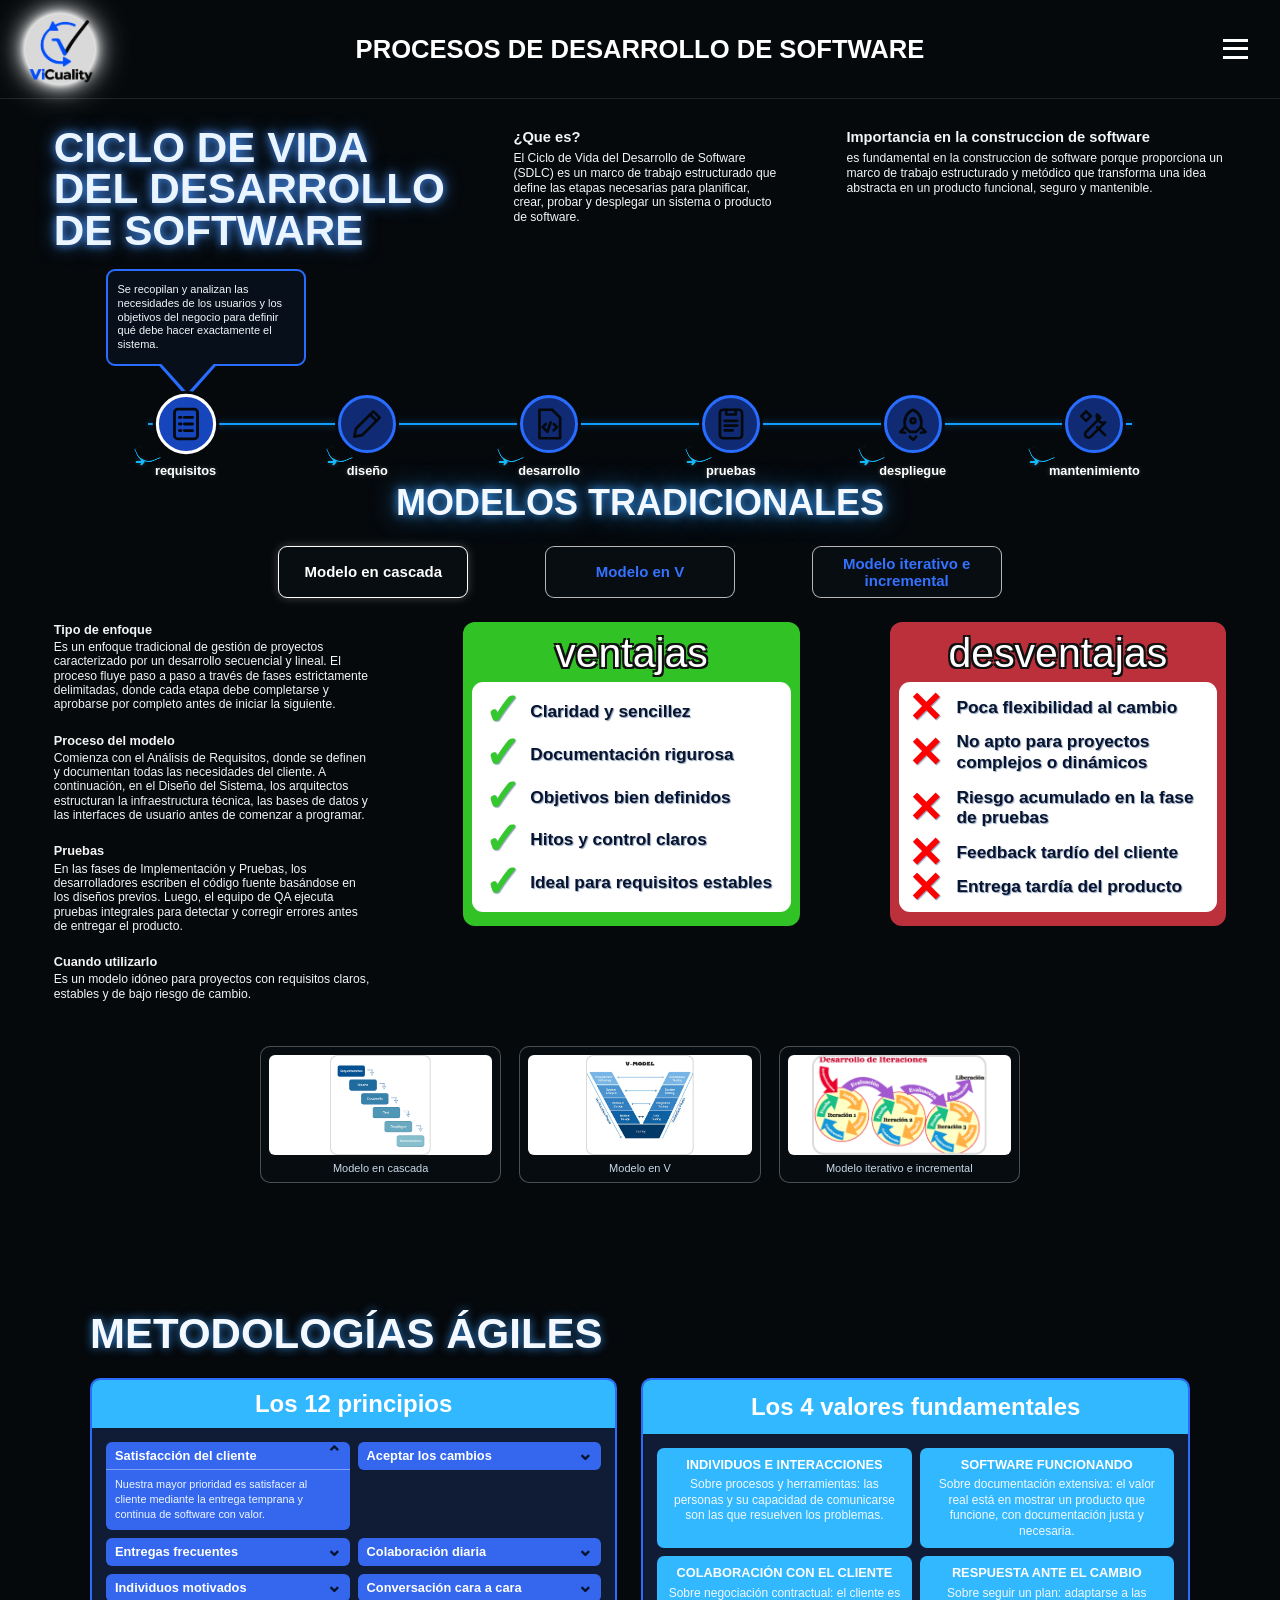
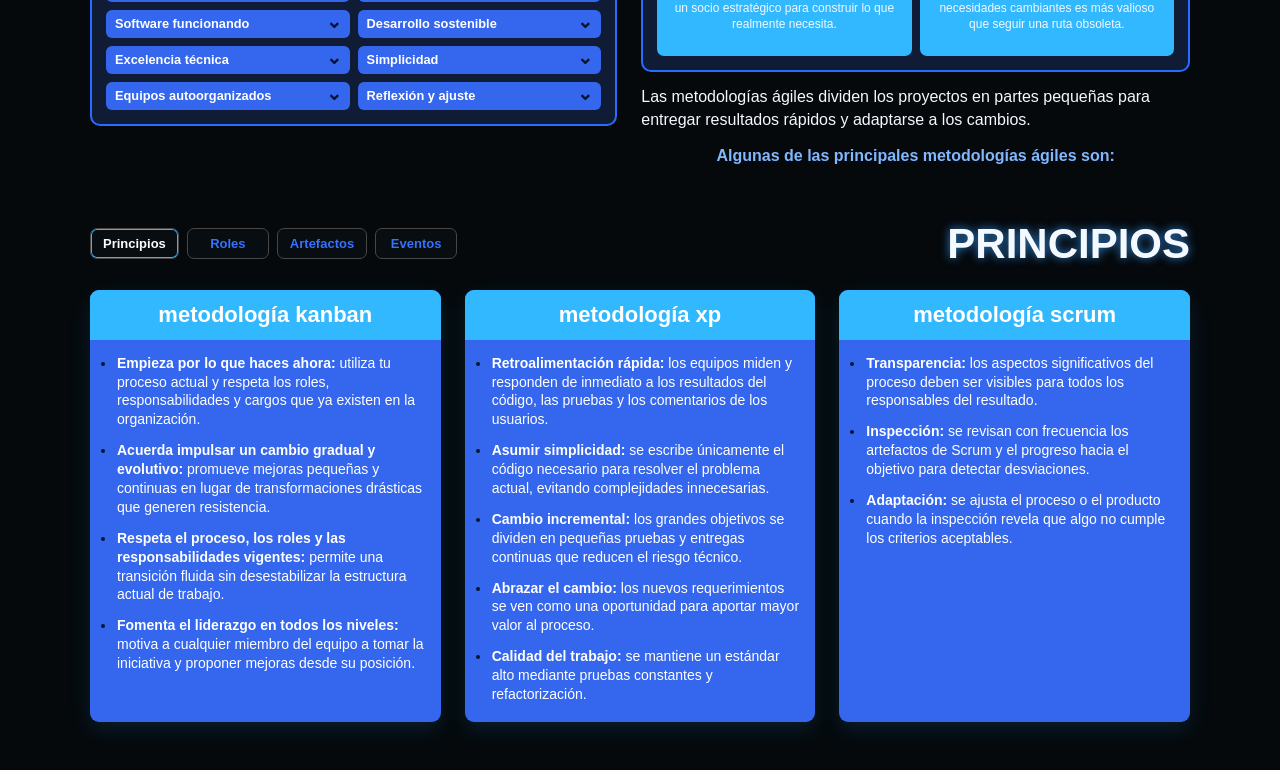
<file: html/procesos-desarrollo.html>
<!DOCTYPE html>
<html lang="es">
<head>
    <meta charset="UTF-8">
    <meta name="viewport" content="width=device-width, initial-scale=1.0">
    <title>Procesos de desarrollo de software - vi cuality</title>
    <link rel="stylesheet" href="../css/style.css">
</head>
<body class="process-page">
    <!-- Encabezado con logo, título y menú. -->
    <header>
        <a class="logo-circle" href="index.html" aria-label="Volver al inicio">
            <img src="../imagenes/vicuality.png" alt="Logotipo de ViCuality" width="70" height="70">
        </a>
        <h1>Procesos de desarrollo de software</h1>
        <!-- Botón que muestra los enlaces. -->
        <button class="menu-btn" onclick="toggleMenu()" aria-label="Abrir menú">
            <span></span><span></span><span></span>
        </button>
        <!-- Enlaces de navegación del sitio. -->
        <nav id="menu">
            <div class="menu-folder">
                <button class="menu-folder-toggle" onclick="toggleSubmenu(event)" aria-expanded="false">
                    Gestion de la calidad <span aria-hidden="true">&#9656;</span>
                </button>
                <div class="submenu">
                    <a href="fundamentos.html">fundamentos</a>
                    <a href="tecnicas-aseguramiento.html">técnicas de aseguramiento</a>
                    <a href="herramientas.html">herramientas</a>
                </div>
            </div>
            <a href="procesos-desarrollo.html">Procesos de desarrollo de software</a>
            <a href="metodologias.html">Metodologías en detalle</a>
            <a href="recursos-aprendizaje.html">recursos y aprendizaje</a>
            <a href="funcionalidad-js.html">Funcionalidad adicional JS</a>
            <a href="secciones-adicionales.html">secciones adicionales</a>
        </nav>
    </header>
    <!-- Contenido de procesos de desarrollo. -->
    <main>
        <!-- Introducción al ciclo de vida del software. -->
        <section class="sdlc-top">
            <h2 class="sdlc-title">Ciclo de vida del desarrollo de software</h2>
            <article class="sdlc-info">
                <h3>¿Que es?</h3>
                <p>El Ciclo de Vida del Desarrollo de Software (SDLC) es un marco de trabajo estructurado que define las etapas necesarias para planificar, crear, probar y desplegar un sistema o producto de software.</p>
            </article>
            <article class="sdlc-info">
                <h3>Importancia en la construccion de software</h3>
                <p>es fundamental en la construccion de software porque proporciona un marco de trabajo estructurado y metódico que transforma una idea abstracta en un producto funcional, seguro y mantenible.</p>
            </article>
        </section>

        <!-- Cuadro que explica la etapa seleccionada. -->
        <div class="sdlc-callout-wrap" id="calloutWrap">
            <div class="sdlc-callout" id="callout">Se recopilan y analizan las necesidades de los usuarios y los objetivos del negocio para definir qué debe hacer exactamente el sistema.</div>
        </div>

        <!-- Línea de tiempo con las etapas. -->
        <section class="sdlc-steps" id="steps">
            <button class="sdlc-step active" data-text="Se recopilan y analizan las necesidades de los usuarios y los objetivos del negocio para definir qué debe hacer exactamente el sistema.">
                <span class="sdlc-circle"><svg viewBox="0 0 24 24" aria-hidden="true"><rect x="5" y="3" width="14" height="18" rx="2"/><path d="M8 8h1M11 8h5M8 12h1M11 12h5M8 16h1M11 16h5"/></svg></span>
                <span class="sdlc-label">requisitos</span>
            </button>
            <button class="sdlc-step" data-text="Se define la arquitectura, la base de datos y la interfaz del sistema, creando el plano que guiará la construcción.">
                <span class="sdlc-circle"><svg viewBox="0 0 24 24" aria-hidden="true"><path d="M4 20l1-5L16 4l4 4L9 19z"/><path d="M14 6l4 4"/></svg></span>
                <span class="sdlc-label">diseño</span>
            </button>
            <button class="sdlc-step" data-text="Los programadores escriben el código fuente siguiendo el diseño y los estándares de calidad acordados.">
                <span class="sdlc-circle"><svg viewBox="0 0 24 24" aria-hidden="true"><path d="M6 3h8l5 5v13H6z"/><path d="M10 12l-2 2 2 2M15 12l2 2-2 2M13 11l-2 6"/></svg></span>
                <span class="sdlc-label">desarrollo</span>
            </button>
            <button class="sdlc-step" data-text="Se verifica que el software funcione correctamente y cumpla los requisitos, detectando y corrigiendo errores.">
                <span class="sdlc-circle"><svg viewBox="0 0 24 24" aria-hidden="true"><rect x="5" y="3" width="14" height="18" rx="2"/><path d="M9 3v3h6V3M8 10h8M8 13h8M8 16h5"/></svg></span>
                <span class="sdlc-label">pruebas</span>
            </button>
            <button class="sdlc-step" data-text="El sistema se publica en el entorno real para que los usuarios finales puedan comenzar a utilizarlo.">
                <span class="sdlc-circle"><svg viewBox="0 0 24 24" aria-hidden="true"><path d="M12 3c4 2 6 6 5 11l-3 3h-4l-3-3c-1-5 1-9 5-11z"/><circle cx="12" cy="10" r="1.5"/><path d="M7 14l-3 3 3 .5M17 14l3 3-3 .5M10 20l2 2 2-2"/></svg></span>
                <span class="sdlc-label">despliegue</span>
            </button>
            <button class="sdlc-step" data-text="Se corrigen fallos, se actualiza y se mejora el sistema una vez en producción para mantenerlo útil y seguro.">
                <span class="sdlc-circle"><svg viewBox="0 0 24 24" aria-hidden="true"><path d="M14 6a4 4 0 0 0 5 5l-9 9a2 2 0 0 1-3-3l9-9z"/><path d="M4 7l3-3 3 3-3 3zM14 14l5 5"/></svg></span>
                <span class="sdlc-label">mantenimiento</span>
            </button>
        </section>
    
        <!-- Paneles informativos y botones para comparar modelos tradicionales. -->
        <section class="models-section">
            <h2 class="models-title">Modelos tradicionales</h2>
            <div class="model-tabs" role="tablist" aria-label="Seleccionar modelo tradicional">
                <button class="model-tab active" id="model-tab-cascada" type="button" role="tab" data-model="cascada" aria-controls="panel-cascada" aria-selected="true" tabindex="0">
                    Modelo en cascada
                </button>
                <button class="model-tab" id="model-tab-v" type="button" role="tab" data-model="v" aria-controls="panel-v" aria-selected="false" tabindex="-1">
                    Modelo en V
                </button>
                <button class="model-tab" id="model-tab-iterativo" type="button" role="tab" data-model="iterativo" aria-controls="panel-iterativo" aria-selected="false" tabindex="-1">
                    Modelo iterativo e incremental
                </button>
            </div>
            <div class="model-panel" id="panel-cascada" role="tabpanel" aria-labelledby="model-tab-cascada">
                <div class="model-info"><h4>Tipo de enfoque</h4><p>Es un enfoque tradicional de gestión de proyectos caracterizado por un desarrollo secuencial y lineal. El proceso fluye paso a paso a través de fases estrictamente delimitadas, donde cada etapa debe completarse y aprobarse por completo antes de iniciar la siguiente.</p><h4>Proceso del modelo</h4><p>Comienza con el Análisis de Requisitos, donde se definen y documentan todas las necesidades del cliente. A continuación, en el Diseño del Sistema, los arquitectos estructuran la infraestructura técnica, las bases de datos y las interfaces de usuario antes de comenzar a programar.</p><h4>Pruebas</h4><p>En las fases de Implementación y Pruebas, los desarrolladores escriben el código fuente basándose en los diseños previos. Luego, el equipo de QA ejecuta pruebas integrales para detectar y corregir errores antes de entregar el producto.</p><h4>Cuando utilizarlo</h4><p>Es un modelo idóneo para proyectos con requisitos claros, estables y de bajo riesgo de cambio.</p></div>
                <div class="pc-card pros"><h4>ventajas</h4><ul><li>Claridad y sencillez</li><li>Documentación rigurosa</li><li>Objetivos bien definidos</li><li>Hitos y control claros</li><li>Ideal para requisitos estables</li></ul></div>
                <div class="pc-card cons"><h4>desventajas</h4><ul><li>Poca flexibilidad al cambio</li><li>No apto para proyectos complejos o dinámicos</li><li>Riesgo acumulado en la fase de pruebas</li><li>Feedback tardío del cliente</li><li>Entrega tardía del producto</li></ul></div>
            </div>
            <div class="model-panel" id="panel-v" role="tabpanel" aria-labelledby="model-tab-v" hidden>
                <div class="model-info"><h4>Tipo de enfoque</h4><p>Es una extensión del modelo en cascada que asocia cada fase de desarrollo con una fase de pruebas correspondiente, formando una V.</p><h4>Proceso del modelo</h4><p>La rama descendente cubre requisitos, diseño y codificación; la ascendente sube con pruebas unitarias, de integración, de sistema y de aceptación.</p><h4>Pruebas</h4><p>Cada prueba valida lo definido en su fase paralela y se planifica desde el inicio del proyecto.</p><h4>Cuando utilizarlo</h4><p>Es ideal para proyectos con requisitos estables donde la verificación y validación son críticas.</p></div>
                <div class="pc-card pros"><h4>ventajas</h4><ul><li>Pruebas planificadas desde el inicio</li><li>Detección temprana de defectos</li><li>Verificación y validación claras</li><li>Fácil de gestionar</li><li>Ideal para sistemas críticos</li></ul></div>
                <div class="pc-card cons"><h4>desventajas</h4><ul><li>Poca flexibilidad al cambio</li><li>Cambiar requisitos es costoso</li><li>No entrega software temprano</li><li>Riesgo si los requisitos fallan</li><li>No apto para proyectos dinámicos</li></ul></div>
            </div>
            <div class="model-panel" id="panel-iterativo" role="tabpanel" aria-labelledby="model-tab-iterativo" hidden>
                <div class="model-info"><h4>Tipo de enfoque</h4><p>Divide el proyecto en ciclos cortos (iteraciones); en cada uno se entrega un incremento funcional que se suma al producto.</p><h4>Proceso del modelo</h4><p>En cada iteración se repiten análisis, diseño, desarrollo y pruebas, refinando el sistema con lo aprendido en el ciclo anterior.</p><h4>Pruebas</h4><p>Se prueba cada incremento al terminar su iteración, lo que permite corregir errores de forma continua.</p><h4>Cuando utilizarlo</h4><p>Es adecuado cuando los requisitos pueden cambiar o se necesita entregar valor al cliente de forma temprana.</p></div>
                <div class="pc-card pros"><h4>ventajas</h4><ul><li>Entregas funcionales tempranas</li><li>Flexibilidad ante cambios</li><li>Feedback continuo del cliente</li><li>Riesgos detectados a tiempo</li><li>Mejora progresiva del producto</li></ul></div>
                <div class="pc-card cons"><h4>desventajas</h4><ul><li>Requiere buena planificación</li><li>Arquitectura difícil de mantener</li><li>Mayor costo de gestión</li><li>Puede crecer sin control</li><li>Exige participación constante</li></ul></div>
            </div>
            <div class="model-illustrations" aria-label="Diagramas de los modelos tradicionales">
                <figure class="model-illustration">
                    <img src="../imagenes/modelo-cascada.png" alt="Diagrama del modelo en cascada">
                    <figcaption>Modelo en cascada</figcaption>
                </figure>
                <figure class="model-illustration">
                    <img src="../imagenes/modelo-v.png" alt="Diagrama del modelo en V">
                    <figcaption>Modelo en V</figcaption>
                </figure>
                <figure class="model-illustration">
                    <img src="../imagenes/modelo-iterativo.png" alt="Diagrama del modelo iterativo e incremental">
                    <figcaption>Modelo iterativo e incremental</figcaption>
                </figure>
            </div>
        </section>
        <!-- Resumen de los valores y principios ágiles. -->
        <section class="process-agile-summary" aria-labelledby="agile-summary-title">
            <h2 id="agile-summary-title">Metodologías ágiles</h2>
            <div class="process-agile-summary-grid">
                <article class="agile-summary-card agile-principles">
                    <h3>Los 12 principios</h3>
                    <ul>
                        <li><details name="agile-principles" open><summary>Satisfacción del cliente</summary><p>Nuestra mayor prioridad es satisfacer al cliente mediante la entrega temprana y continua de software con valor.</p></details></li>
                        <li><details name="agile-principles"><summary>Aceptar los cambios</summary><p>Aceptamos que los requisitos cambien, incluso en etapas tardías del desarrollo. Los procesos ágiles aprovechan el cambio para proporcionar una ventaja competitiva.</p></details></li>
                        <li><details name="agile-principles"><summary>Entregas frecuentes</summary><p>Entregamos software funcional frecuentemente, entre dos semanas y dos meses, con preferencia a los periodos de tiempo más cortos.</p></details></li>
                        <li><details name="agile-principles"><summary>Colaboración diaria</summary><p>Los responsables del negocio y los desarrolladores trabajamos juntos de forma cotidiana a lo largo de todo el proyecto.</p></details></li>
                        <li><details name="agile-principles"><summary>Individuos motivados</summary><p>Los proyectos se desarrollan en torno a personas motivadas. Hay que darles el entorno y el apoyo que necesitan, y confiar en su ejecución.</p></details></li>
                        <li><details name="agile-principles"><summary>Conversación cara a cara</summary><p>La forma más efectiva de compartir información con el equipo es la conversación directa, cara a cara.</p></details></li>
                        <li><details name="agile-principles"><summary>Software funcionando</summary><p>El software funcionando es la medida principal de progreso.</p></details></li>
                        <li><details name="agile-principles"><summary>Desarrollo sostenible</summary><p>Los promotores, desarrolladores y usuarios debemos mantener un ritmo constante de manera indefinida.</p></details></li>
                        <li><details name="agile-principles"><summary>Excelencia técnica</summary><p>La atención continua a la excelencia técnica y al buen diseño mejora la agilidad.</p></details></li>
                        <li><details name="agile-principles"><summary>Simplicidad</summary><p>La simplicidad, o el arte de maximizar la cantidad de trabajo no realizado, es esencial.</p></details></li>
                        <li><details name="agile-principles"><summary>Equipos autoorganizados</summary><p>Las mejores arquitecturas, requisitos y diseños emergen de equipos que se organizan por sí mismos.</p></details></li>
                        <li><details name="agile-principles"><summary>Reflexión y ajuste</summary><p>A intervalos regulares, el equipo reflexiona sobre cómo ser más efectivo para ajustar y perfeccionar su comportamiento en consecuencia.</p></details></li>
                    </ul>
                </article>
                <div class="agile-values-column">
                    <article class="agile-summary-card agile-values">
                        <h3>Los 4 valores fundamentales</h3>
                        <div class="agile-values-grid">
                            <article><h4>Individuos e interacciones</h4><p>Sobre procesos y herramientas: las personas y su capacidad de comunicarse son las que resuelven los problemas.</p></article>
                            <article><h4>Software funcionando</h4><p>Sobre documentación extensiva: el valor real está en mostrar un producto que funcione, con documentación justa y necesaria.</p></article>
                            <article><h4>Colaboración con el cliente</h4><p>Sobre negociación contractual: el cliente es un socio estratégico para construir lo que realmente necesita.</p></article>
                            <article><h4>Respuesta ante el cambio</h4><p>Sobre seguir un plan: adaptarse a las necesidades cambiantes es más valioso que seguir una ruta obsoleta.</p></article>
                        </div>
                    </article>
                    <p>Las metodologías ágiles dividen los proyectos en partes pequeñas para entregar resultados rápidos y adaptarse a los cambios.</p>
                    <strong>Algunas de las principales metodologías ágiles son:</strong>
                </div>
            </div>
        </section>

        <!-- Pestañas con información de principios, roles, artefactos y eventos. -->
        <section class="process-agile-details" aria-label="Principios, roles, artefactos y eventos de metodologías ágiles">
            <div class="process-agile-toolbar">
                <div class="process-agile-tabs" role="tablist" aria-label="Secciones de metodologías ágiles">
                    <button type="button" class="process-agile-tab active" id="agile-tab-principios" role="tab" aria-controls="agile-panel-principios" aria-selected="true" tabindex="0" data-agile-section="principios">Principios</button>
                    <button type="button" class="process-agile-tab" id="agile-tab-roles" role="tab" aria-controls="agile-panel-roles" aria-selected="false" tabindex="-1" data-agile-section="roles">Roles</button>
                    <button type="button" class="process-agile-tab" id="agile-tab-artefactos" role="tab" aria-controls="agile-panel-artefactos" aria-selected="false" tabindex="-1" data-agile-section="artefactos">Artefactos</button>
                    <button type="button" class="process-agile-tab" id="agile-tab-eventos" role="tab" aria-controls="agile-panel-eventos" aria-selected="false" tabindex="-1" data-agile-section="eventos">Eventos</button>
                </div>
                <h2 id="agile-panel-title">Principios</h2>
            </div>
            <section class="process-agile-panel" id="agile-panel-principios" role="tabpanel" aria-labelledby="agile-tab-principios" data-agile-panel="principios">
                <div class="agile-method-cards">
                    <article class="agile-method-card">
                        <h3>Metodología Kanban</h3>
                        <ul>
                            <li><strong>Empieza por lo que haces ahora:</strong> utiliza tu proceso actual y respeta los roles, responsabilidades y cargos que ya existen en la organización.</li>
                            <li><strong>Acuerda impulsar un cambio gradual y evolutivo:</strong> promueve mejoras pequeñas y continuas en lugar de transformaciones drásticas que generen resistencia.</li>
                            <li><strong>Respeta el proceso, los roles y las responsabilidades vigentes:</strong> permite una transición fluida sin desestabilizar la estructura actual de trabajo.</li>
                            <li><strong>Fomenta el liderazgo en todos los niveles:</strong> motiva a cualquier miembro del equipo a tomar la iniciativa y proponer mejoras desde su posición.</li>
                        </ul>
                    </article>
                    <article class="agile-method-card">
                        <h3>Metodología XP</h3>
                        <ul>
                            <li><strong>Retroalimentación rápida:</strong> los equipos miden y responden de inmediato a los resultados del código, las pruebas y los comentarios de los usuarios.</li>
                            <li><strong>Asumir simplicidad:</strong> se escribe únicamente el código necesario para resolver el problema actual, evitando complejidades innecesarias.</li>
                            <li><strong>Cambio incremental:</strong> los grandes objetivos se dividen en pequeñas pruebas y entregas continuas que reducen el riesgo técnico.</li>
                            <li><strong>Abrazar el cambio:</strong> los nuevos requerimientos se ven como una oportunidad para aportar mayor valor al proceso.</li>
                            <li><strong>Calidad del trabajo:</strong> se mantiene un estándar alto mediante pruebas constantes y refactorización.</li>
                        </ul>
                    </article>
                    <article class="agile-method-card">
                        <h3>Metodología Scrum</h3>
                        <ul>
                            <li><strong>Transparencia:</strong> los aspectos significativos del proceso deben ser visibles para todos los responsables del resultado.</li>
                            <li><strong>Inspección:</strong> se revisan con frecuencia los artefactos de Scrum y el progreso hacia el objetivo para detectar desviaciones.</li>
                            <li><strong>Adaptación:</strong> se ajusta el proceso o el producto cuando la inspección revela que algo no cumple los criterios aceptables.</li>
                        </ul>
                    </article>
                </div>
            </section>
            <section class="process-agile-panel" id="agile-panel-roles" role="tabpanel" aria-labelledby="agile-tab-roles" data-agile-panel="roles" hidden>
                <div class="agile-method-cards">
                    <article class="agile-method-card">
                        <h3>Metodología Scrum</h3>
                        <ul>
                            <li><strong>Product Owner (propietario del producto):</strong> es responsable de maximizar el valor del producto y gestionar el trabajo del equipo.</li>
                            <li><strong>Scrum Master:</strong> es el líder servicial y facilitador que guía al equipo en las prácticas de Scrum.</li>
                            <li><strong>Developers (desarrolladores):</strong> son los profesionales encargados de crear el producto funcional en cada ciclo de trabajo.</li>
                        </ul>
                    </article>
                    <article class="agile-method-card">
                        <h3>Metodología XP</h3>
                        <ul>
                            <li><strong>Customer (cliente):</strong> representa al negocio y decide qué se debe construir.</li>
                            <li><strong>Programmer (desarrollador):</strong> diseña y escribe el código, asegurando la calidad técnica.</li>
                            <li><strong>Tester (probador):</strong> ayuda al cliente a definir y ejecutar las pruebas funcionales.</li>
                            <li><strong>Tracker (rastreador):</strong> lleva el seguimiento del proyecto y mide el progreso.</li>
                            <li><strong>Coach (entrenador):</strong> guía al equipo en los valores, principios y prácticas de XP.</li>
                        </ul>
                    </article>
                    <article class="agile-method-card">
                        <h3>Metodología Kanban</h3>
                        <ul>
                            <li><strong>Gestor de prestación de servicios:</strong> optimiza el flujo de trabajo y procura entregas eficientes y valiosas.</li>
                            <li><strong>Gestor de peticiones de servicio:</strong> administra la demanda y los requerimientos de clientes e interesados.</li>
                            <li><strong>Coach de Kanban:</strong> orienta al equipo en la adopción del marco y fomenta la mejora continua.</li>
                            <li><strong>Patrocinador:</strong> proporciona apoyo directivo y ayuda a superar los obstáculos del cambio.</li>
                        </ul>
                    </article>
                </div>
            </section>
            <section class="process-agile-panel" id="agile-panel-artefactos" role="tabpanel" aria-labelledby="agile-tab-artefactos" data-agile-panel="artefactos" hidden>
                <div class="agile-method-cards">
                    <article class="agile-method-card">
                        <h3>Metodología Scrum</h3>
                        <ul>
                            <li><strong>Product Backlog:</strong> lista ordenada y priorizada de todo lo necesario para el producto; es la fuente del trabajo del equipo.</li>
                            <li><strong>Sprint Backlog:</strong> elementos seleccionados para el Sprint junto con el plan para entregarlos y convertirlos en un incremento validado.</li>
                            <li><strong>Incremento:</strong> resultado funcional de los elementos completados durante el Sprint, sumado a los incrementos anteriores.</li>
                        </ul>
                    </article>
                    <article class="agile-method-card">
                        <h3>Metodología XP</h3>
                        <ul>
                            <li><strong>Historias de usuario:</strong> descripciones breves de características del sistema, escritas por el cliente en lenguaje natural.</li>
                            <li><strong>Tarjetas CRC:</strong> describen clases, responsabilidades y colaboradores para ayudar a diseñar el software.</li>
                            <li><strong>Tareas de ingeniería:</strong> desglosan las historias de usuario en tareas técnicas más pequeñas.</li>
                            <li><strong>Pruebas de aceptación:</strong> verifican que las historias de usuario funcionen de la forma esperada.</li>
                        </ul>
                    </article>
                    <article class="agile-method-card">
                        <h3>Metodología Kanban</h3>
                        <ul>
                            <li><strong>Tablero Kanban:</strong> superficie física o digital que visualiza el flujo de trabajo de principio a fin.</li>
                            <li><strong>Columnas:</strong> representan las etapas o estados por los que pasa una tarea.</li>
                            <li><strong>Tarjetas Kanban:</strong> representan individualmente cada tarea o elemento de trabajo.</li>
                            <li><strong>Límites de trabajo en curso (WIP):</strong> cantidad máxima de tarjetas permitidas en una columna para evitar saturación.</li>
                            <li><strong>Puntos de compromiso y entrega:</strong> indican cuándo una tarea entra al flujo activo y cuándo se considera finalizada.</li>
                        </ul>
                    </article>
                </div>
            </section>
            <section class="process-agile-panel" id="agile-panel-eventos" role="tabpanel" aria-labelledby="agile-tab-eventos" data-agile-panel="eventos" hidden>
                <div class="agile-method-cards">
                    <article class="agile-method-card">
                        <h3>Metodología Scrum</h3>
                        <ul>
                            <li><strong>Sprint Planning:</strong> al inicio del Sprint, el equipo define el objetivo y selecciona los elementos del Product Backlog.</li>
                            <li><strong>Daily Scrum:</strong> reunión diaria de hasta 15 minutos para inspeccionar el progreso y ajustar el plan de las próximas 24 horas.</li>
                            <li><strong>Sprint Review:</strong> al final del Sprint, se inspecciona el incremento con los interesados y se adapta el Product Backlog.</li>
                            <li><strong>Sprint Retrospective:</strong> el equipo reflexiona sobre su desempeño y planifica mejoras para el siguiente ciclo.</li>
                        </ul>
                    </article>
                    <article class="agile-method-card">
                        <h3>Metodología XP</h3>
                        <ul>
                            <li><strong>The Planning Game:</strong> cliente y equipo estiman y priorizan las historias que formarán parte de las iteraciones.</li>
                            <li><strong>Iteration Planning:</strong> define las tareas técnicas y los compromisos de entrega de la iteración.</li>
                            <li><strong>Reunión diaria:</strong> sincroniza al equipo y facilita la coordinación y resolución de impedimentos.</li>
                            <li><strong>Retrospectiva de iteración:</strong> al cierre del ciclo, se revisan las dinámicas del equipo y las prácticas de desarrollo.</li>
                        </ul>
                    </article>
                    <article class="agile-method-card">
                        <h3>Metodología Kanban</h3>
                        <ul>
                            <li><strong>Daily Standup:</strong> reunión breve frente al tablero para identificar tareas bloqueadas, causas y acciones inmediatas.</li>
                            <li><strong>Replenishment Meeting:</strong> encuentro periódico para priorizar el backlog y decidir qué nuevas tareas entran al flujo.</li>
                            <li><strong>Service Delivery Review:</strong> analiza métricas de rendimiento para evaluar si se cumplen los acuerdos de nivel de servicio.</li>
                            <li><strong>Operations and Risk Reviews:</strong> analizan áreas, riesgos y dependencias complejas entre equipos.</li>
                            <li><strong>Revisión de implementación:</strong> evalúa cómo se introducen y aplican las prácticas Kanban.</li>
                        </ul>
                    </article>
                </div>
            </section>
        </section>
    </main>
    <dialog class="image-lightbox" id="imageLightbox" aria-label="Imagen ampliada">
        <button class="image-lightbox-close" type="button" aria-label="Cerrar imagen ampliada">&times;</button>
        <img alt="">
    </dialog>
    <script>
        // Hace que cada principio abra su explicación y cierre los demás.
        const agilePrincipleDetails = Array.from(document.querySelectorAll(".agile-principles details"));
        agilePrincipleDetails.forEach(detail => {
            const summary = detail.querySelector("summary");
            summary.setAttribute("aria-expanded", detail.open);
            summary.addEventListener("click", event => {
                event.preventDefault();
                const shouldOpen = !detail.open;
                agilePrincipleDetails.forEach(item => {
                    item.open = item === detail && shouldOpen;
                    item.querySelector("summary").setAttribute("aria-expanded", item.open);
                });
            });
        });

        // Amplía las ilustraciones sin cambiar el modelo seleccionado.
        const imageLightbox = document.getElementById("imageLightbox");
        const lightboxImage = imageLightbox.querySelector("img");
        document.querySelectorAll(".model-illustration img").forEach(image => image.addEventListener("click", event => {
            event.preventDefault();
            event.stopPropagation();
            lightboxImage.src = image.src;
            lightboxImage.alt = image.alt;
            imageLightbox.showModal();
        }));
        imageLightbox.querySelector(".image-lightbox-close").addEventListener("click", () => imageLightbox.close());
        imageLightbox.addEventListener("click", event => {
            if (event.target === imageLightbox) imageLightbox.close();
        });

        // Cambia las descripciones y ventajas del modelo seleccionado.
        const modelTabs = Array.from(document.querySelectorAll(".model-tab"));
        const modelPanels = document.querySelectorAll(".model-panel");
        function selectTraditionalModel(selectedTab) {
            modelTabs.forEach(tab => {
                const isSelected = tab === selectedTab;
                tab.classList.toggle("active", isSelected);
                tab.setAttribute("aria-selected", isSelected);
                tab.tabIndex = isSelected ? 0 : -1;
            });
            modelPanels.forEach(panel => {
                panel.hidden = panel.id !== selectedTab.getAttribute("aria-controls");
            });
        }

        modelTabs.forEach(tab => tab.addEventListener("click", () => selectTraditionalModel(tab)));
        document.querySelector(".model-tabs").addEventListener("keydown", event => {
            const currentIndex = modelTabs.indexOf(document.activeElement);
            if (currentIndex < 0 || !["ArrowLeft", "ArrowRight", "Home", "End"].includes(event.key)) return;
            event.preventDefault();
            const nextIndex = event.key === "Home"
                ? 0
                : event.key === "End"
                    ? modelTabs.length - 1
                    : (currentIndex + (event.key === "ArrowRight" ? 1 : -1) + modelTabs.length) % modelTabs.length;
            modelTabs[nextIndex].focus();
            selectTraditionalModel(modelTabs[nextIndex]);
        });
    </script>
    <script>
        // Cambia entre las secciones de metodologías ágiles.
        const agileButtons = document.querySelectorAll(".process-agile-tab");
        const agilePanels = document.querySelectorAll(".process-agile-panel");
        const agileTitle = document.getElementById("agile-panel-title");
        agileButtons.forEach(button => button.addEventListener("click", () => {
            const selectedSection = button.dataset.agileSection;
            agileButtons.forEach(item => {
                const isSelected = item === button;
                item.classList.toggle("active", isSelected);
                item.setAttribute("aria-selected", isSelected);
                item.tabIndex = isSelected ? 0 : -1;
            });
            agilePanels.forEach(panel => {
                panel.hidden = panel.dataset.agilePanel !== selectedSection;
            });
            agileTitle.textContent = button.textContent;
        }));
            // Permite recorrer las pestañas con las flechas del teclado.
            document.querySelector(".process-agile-tabs").addEventListener("keydown", event => {
            const currentIndex = Array.from(agileButtons).indexOf(document.activeElement);
            if (currentIndex < 0 || !["ArrowLeft", "ArrowRight"].includes(event.key)) return;
            event.preventDefault();
            const direction = event.key === "ArrowRight" ? 1 : -1;
            const nextIndex = (currentIndex + direction + agileButtons.length) % agileButtons.length;
            agileButtons[nextIndex].focus();
            agileButtons[nextIndex].click();
        });
    </script>
    <script>
        // Muestra la descripción de la etapa elegida y mueve la flecha del cuadro hacia ella.
        const wrap = document.getElementById("calloutWrap");
        const callout = document.getElementById("callout");
        const stepBtns = document.querySelectorAll(".sdlc-step");
        // Activa una etapa y coloca el cuadro de texto debajo de su botón.
        function selectStep(btn) {
            stepBtns.forEach(b => b.classList.remove("active"));
            btn.classList.add("active");
            callout.textContent = btn.dataset.text;
            const w = wrap.getBoundingClientRect(), s = btn.querySelector(".sdlc-circle").getBoundingClientRect();
            const center = s.left + s.width / 2 - w.left;
            const left = Math.max(0, Math.min(center - 80, w.width - callout.offsetWidth));
            callout.style.left = left + "px";
            callout.style.setProperty("--arrow-x", (center - left) + "px");
        }
        // Actualiza el cuadro al hacer clic, cargar la página o cambiar el tamaño.
        stepBtns.forEach(b => b.addEventListener("click", () => selectStep(b)));
        window.addEventListener("load", () => selectStep(document.querySelector(".sdlc-step.active")));
        window.addEventListener("resize", () => selectStep(document.querySelector(".sdlc-step.active")));
    </script>
    <script src="../js/script.js"></script>
</body>
</html>
</file>
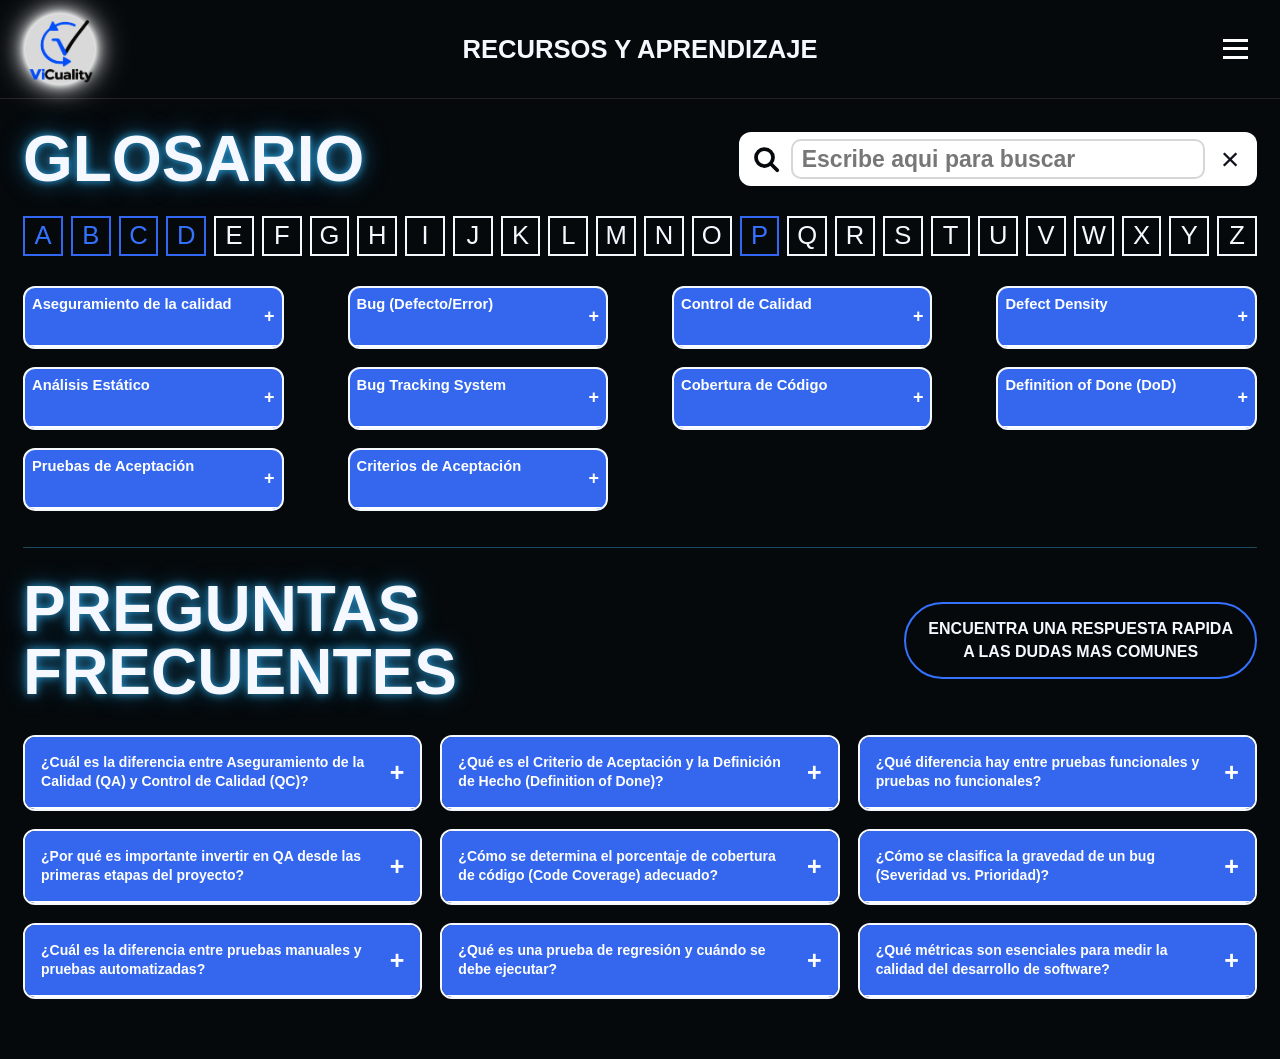
<file: html/recursos-aprendizaje.html>
<!DOCTYPE html>
<html lang="es">
<head>
    <meta charset="UTF-8">
    <meta name="viewport" content="width=device-width, initial-scale=1.0">
    <title>Recursos y aprendizaje - vi cuality</title>
    <link rel="stylesheet" href="../css/style.css">
</head>
<body class="resources-page">
    <!-- Barra superior y navegación general. -->
    <header>
        <a class="logo-circle" href="index.html" aria-label="Volver al inicio">
            <img src="../imagenes/vicuality.png" alt="Logotipo de ViCuality" width="70" height="70">
        </a>
        <h1>Recursos y aprendizaje</h1>
        <button class="menu-btn" onclick="toggleMenu()" aria-label="Abrir menú" aria-controls="menu">
            <span></span><span></span><span></span>
        </button>
        <nav id="menu">
            <div class="menu-folder">
                <button class="menu-folder-toggle" onclick="toggleSubmenu(event)" aria-expanded="false">
                    Gestion de la calidad <span aria-hidden="true">&#9656;</span>
                </button>
                <div class="submenu">
                    <a href="fundamentos.html">fundamentos</a>
                    <a href="tecnicas-aseguramiento.html">técnicas de aseguramiento</a>
                    <a href="herramientas.html">herramientas</a>
                </div>
            </div>
            <a href="procesos-desarrollo.html">Procesos de desarrollo de software</a>
            <a href="metodologias.html">Metodologías en detalle</a>
            <a href="recursos-aprendizaje.html">recursos y aprendizaje</a>
            <a href="funcionalidad-js.html">Funcionalidad adicional JS</a>
            <a href="secciones-adicionales.html">secciones adicionales</a>
        </nav>
    </header>
    <!-- Glosario con búsqueda, filtro por letra y definiciones. -->
    <main class="glossary-content">
        <section class="glossary" aria-labelledby="glossary-title">
            <div class="glossary-heading-row">
                <h2 id="glossary-title">Glosario</h2>
                <form class="glossary-search" role="search" onsubmit="return false">
                    <svg viewBox="0 0 24 24" aria-hidden="true"><circle cx="10.8" cy="10.8" r="6.8"></circle><path d="m16 16 5 5"></path></svg>
                    <input id="glossary-search-input" type="search" placeholder="Escribe aqui para buscar" aria-label="Buscar términos del glosario">
                    <button class="glossary-clear" type="button" aria-label="Limpiar búsqueda">×</button>
                </form>
            </div>
            <!-- Cada botón filtra los términos que empiezan con esa letra. -->
            <nav class="glossary-alphabet" aria-label="Filtrar el glosario por letra">
                <button type="button" data-glossary-letter="A" aria-pressed="false">A</button>
                <button type="button" data-glossary-letter="B" aria-pressed="false">B</button>
                <button type="button" data-glossary-letter="C" aria-pressed="false">C</button>
                <button type="button" data-glossary-letter="D" aria-pressed="false">D</button>
                <button type="button" data-glossary-letter="E" aria-pressed="false">E</button>
                <button type="button" data-glossary-letter="F" aria-pressed="false">F</button>
                <button type="button" data-glossary-letter="G" aria-pressed="false">G</button>
                <button type="button" data-glossary-letter="H" aria-pressed="false">H</button>
                <button type="button" data-glossary-letter="I" aria-pressed="false">I</button>
                <button type="button" data-glossary-letter="J" aria-pressed="false">J</button>
                <button type="button" data-glossary-letter="K" aria-pressed="false">K</button>
                <button type="button" data-glossary-letter="L" aria-pressed="false">L</button>
                <button type="button" data-glossary-letter="M" aria-pressed="false">M</button>
                <button type="button" data-glossary-letter="N" aria-pressed="false">N</button>
                <button type="button" data-glossary-letter="O" aria-pressed="false">O</button>
                <button type="button" data-glossary-letter="P" aria-pressed="false">P</button>
                <button type="button" data-glossary-letter="Q" aria-pressed="false">Q</button>
                <button type="button" data-glossary-letter="R" aria-pressed="false">R</button>
                <button type="button" data-glossary-letter="S" aria-pressed="false">S</button>
                <button type="button" data-glossary-letter="T" aria-pressed="false">T</button>
                <button type="button" data-glossary-letter="U" aria-pressed="false">U</button>
                <button type="button" data-glossary-letter="V" aria-pressed="false">V</button>
                <button type="button" data-glossary-letter="W" aria-pressed="false">W</button>
                <button type="button" data-glossary-letter="X" aria-pressed="false">X</button>
                <button type="button" data-glossary-letter="Y" aria-pressed="false">Y</button>
                <button type="button" data-glossary-letter="Z" aria-pressed="false">Z</button>
            </nav>
            <!-- Tarjetas con los términos y sus definiciones. -->
            <div class="glossary-grid" id="glossary-entries">
                <details class="glossary-card" data-glossary-term>
                    <summary><h3>Aseguramiento de la calidad</h3></summary>
                    <p>Conjunto de actividades planificadas y sistemáticas orientadas a garantizar que el proceso de desarrollo cumpla con las normas y estándares establecidos.</p>
                </details>
                <details class="glossary-card" data-glossary-term>
                    <summary><h3>Bug (Defecto/Error)</h3></summary>
                    <p>Imperfección o fallo en el código fuente de un programa que impide que este funcione según las especificaciones requeridas.</p>
                </details>
                <details class="glossary-card" data-glossary-term>
                    <summary><h3>Control de Calidad</h3></summary>
                    <p>Enfoque centrado en la inspección y prueba directa del producto software final para identificar y corregir errores antes de su lanzamiento.</p>
                </details>
                <details class="glossary-card" data-glossary-term>
                    <summary><h3>Defect Density</h3></summary>
                    <p>Métrica que calcula el número de errores confirmados encontrados en un software durante un periodo, dividido por el tamaño del módulo.</p>
                </details>
                <details class="glossary-card" data-glossary-term>
                    <summary><h3>Análisis Estático</h3></summary>
                    <p>Examen del código fuente, utilizado para detectar errores, problemas de seguridad o violaciones de patrones de diseño de forma temprana.</p>
                </details>
                <details class="glossary-card" data-glossary-term>
                    <summary><h3>Bug Tracking System</h3></summary>
                    <p>Herramienta de software utilizada para registrar, asignar, priorizar y monitorear el estado de solución de los defectos reportados.</p>
                </details>
                <details class="glossary-card" data-glossary-term>
                    <summary><h3>Cobertura de Código</h3></summary>
                    <p>Métrica que indica el porcentaje del código fuente total que es ejecutado durante la batería de pruebas automáticas.</p>
                </details>
                <details class="glossary-card" data-glossary-term>
                    <summary><h3>Definition of Done (DoD)</h3></summary>
                    <p>Lista compartida de criterios que un elemento del backlog debe cumplir en su totalidad para ser considerado completamente finalizado.</p>
                </details>
                <details class="glossary-card" data-glossary-term>
                    <summary><h3>Pruebas de Aceptación</h3></summary>
                    <p>Fase final de evaluación donde el usuario o cliente verifica si el sistema cumple con los requisitos del negocio para autorizar su despliegue a producción.</p>
                </details>
                <details class="glossary-card" data-glossary-term>
                    <summary><h3>Criterios de Aceptación</h3></summary>
                    <p>Condiciones específicas y medibles que debe cumplir una funcionalidad para considerarse terminada y satisfactoria para el usuario.</p>
                </details>
            </div>
            <p class="glossary-empty" id="glossary-empty" role="status" hidden>No se encontraron términos con esos criterios.</p>
        </section>
        <!-- Respuestas desplegables a las preguntas frecuentes. -->
        <section class="faq-section" aria-labelledby="faq-title">
            <div class="faq-heading">
                <h2 id="faq-title">Preguntas<br>frecuentes</h2>
                <p>Encuentra una respuesta rapida<br>a las dudas mas comunes</p>
            </div>
            <div class="faq-grid">
                <details class="faq-card">
                    <summary>¿Cuál es la diferencia entre Aseguramiento de la Calidad (QA) y Control de Calidad (QC)?</summary>
                    <p>QA (Quality Assurance) se enfoca en prevenir errores mediante el diseño, optimización y seguimiento de los procesos de desarrollo. QC (Quality Control) se centra en identificar y corregir defectos en el producto final mediante la ejecución de pruebas y revisiones.</p>
                </details>
                <details class="faq-card">
                    <summary>¿Qué es el Criterio de Aceptación y la Definición de Hecho (Definition of Done)?</summary>
                    <p>Los Criterios de Aceptación especifican las condiciones del negocio que debe cumplir una funcionalidad concreta para ser aprobada. La Definición de Hecho (DoD) es una lista compartida a nivel de equipo que garantiza que el código sea de calidad.</p>
                </details>
                <details class="faq-card">
                    <summary>¿Qué diferencia hay entre pruebas funcionales y pruebas no funcionales?</summary>
                    <p>Las pruebas funcionales evalúan lo que hace el software (si la cuenta calcula correctamente, si el inicio de sesión funciona). Las no funcionales evalúan cómo lo hace (rendimiento, seguridad, usabilidad, escalabilidad y tiempos de respuesta).</p>
                </details>
                <details class="faq-card">
                    <summary>¿Por qué es importante invertir en QA desde las primeras etapas del proyecto?</summary>
                    <p>Detectar y corregir un error en la fase de análisis o diseño cuesta una fracción de lo que cuesta solucionarlo cuando el software ya está en producción. La detección temprana reduce costos, evita retrasos en las entregas y protege la reputación de la marca.</p>
                </details>
                <details class="faq-card">
                    <summary>¿Cómo se determina el porcentaje de cobertura de código (Code Coverage) adecuado?</summary>
                    <p>La cobertura de código indica qué porcentaje del fuente ejecutan las pruebas automáticas. Aunque una cobertura del 100% parece ideal, el estándar óptimo suele rondar entre el 80% y 90%, priorizando la calidad y relevancia de los casos de prueba sobre la cantidad.</p>
                </details>
                <details class="faq-card">
                    <summary>¿Cómo se clasifica la gravedad de un bug (Severidad vs. Prioridad)?</summary>
                    <p>La severidad mide el impacto técnico del fallo sobre el sistema. La prioridad determina la urgencia con la que debe resolverse según el impacto en el negocio.</p>
                </details>
                <details class="faq-card">
                    <summary>¿Cuál es la diferencia entre pruebas manuales y pruebas automatizadas?</summary>
                    <p>QA (Quality Assurance) se enfoca en prevenir errores mediante el diseño, optimización y seguimiento de los procesos de desarrollo. QC (Quality Control) se centra en identificar y corregir defectos en el producto final mediante la ejecución de pruebas y revisiones.</p>
                </details>
                <details class="faq-card">
                    <summary>¿Qué es una prueba de regresión y cuándo se debe ejecutar?</summary>
                    <p>Es la reejecución de pruebas sobre funcionalidades existentes para verificar que los nuevos cambios, parches o correcciones de código no hayan introducido fallos no deseados en partes del sistema que previamente funcionaban bien.</p>
                </details>
                <details class="faq-card">
                    <summary>¿Qué métricas son esenciales para medir la calidad del desarrollo de software?</summary>
                    <p>Las métricas clave incluyen la Densidad de Defectos (Defect Density), la Tasa de Escape de Errores a Producción (Defect Escape Rate), la Cobertura de Código (Code Coverage), el Tiempo Medio de Reparación (MTTR) y la Velocidad de Resolución de Bugs.</p>
                </details>
            </div>
        </section>
    </main>
    <script>
        // Guarda los elementos del glosario y los controles de búsqueda.
        const glossaryCards = [...document.querySelectorAll("[data-glossary-term]")];
        const glossarySearch = document.getElementById("glossary-search-input");
        const glossaryLetters = document.querySelectorAll("[data-glossary-letter]");
        const glossaryEmpty = document.getElementById("glossary-empty");
        let selectedGlossaryLetter = "";

        // Quita tildes y convierte el texto a minúsculas para facilitar la búsqueda.
        function normalizeGlossaryText(text) {
            return text.normalize("NFD").replace(/[\u0300-\u036f]/g, "").toLowerCase();
        }

        // Muestra solo las tarjetas que coinciden con la letra y la búsqueda.
        function filterGlossary() {
            const query = normalizeGlossaryText(glossarySearch.value.trim());
            let hasVisibleCards = false;
            glossaryCards.forEach(card => {
                const title = card.querySelector("h3").textContent;
                const matchesLetter = !selectedGlossaryLetter || normalizeGlossaryText(title).startsWith(selectedGlossaryLetter.toLowerCase());
                const matchesQuery = !query || normalizeGlossaryText(card.textContent).includes(query);
                card.hidden = !matchesLetter || !matchesQuery;
                if (!card.hidden) hasVisibleCards = true;
            });
            glossaryEmpty.hidden = hasVisibleCards;
        }

        // Marca las letras que tienen términos disponibles.
        glossaryLetters.forEach(button => {
            const letter = button.dataset.glossaryLetter.toLowerCase();
            const hasEntries = glossaryCards.some(card => normalizeGlossaryText(card.querySelector("h3").textContent).startsWith(letter));
            button.classList.toggle("has-entries", hasEntries);
        });
        // Actualiza los resultados mientras se escribe.
        glossarySearch.addEventListener("input", filterGlossary);
        // Activa o desactiva el filtro al pulsar una letra.
        glossaryLetters.forEach(button => button.addEventListener("click", () => {
            selectedGlossaryLetter = selectedGlossaryLetter === button.dataset.glossaryLetter ? "" : button.dataset.glossaryLetter;
            glossaryLetters.forEach(letter => {
                const isSelected = letter.dataset.glossaryLetter === selectedGlossaryLetter;
                letter.classList.toggle("active", isSelected);
                letter.setAttribute("aria-pressed", isSelected);
            });
            filterGlossary();
        }));
        // Limpia la búsqueda y vuelve a mostrar todos los términos.
        document.querySelector(".glossary-clear").addEventListener("click", () => {
            glossarySearch.value = "";
            glossarySearch.focus();
            filterGlossary();
        });
        // Aplica los filtros al cargar la página.
        filterGlossary();
    </script>
    <script src="../js/script.js"></script>
</body>
</html>
</file>
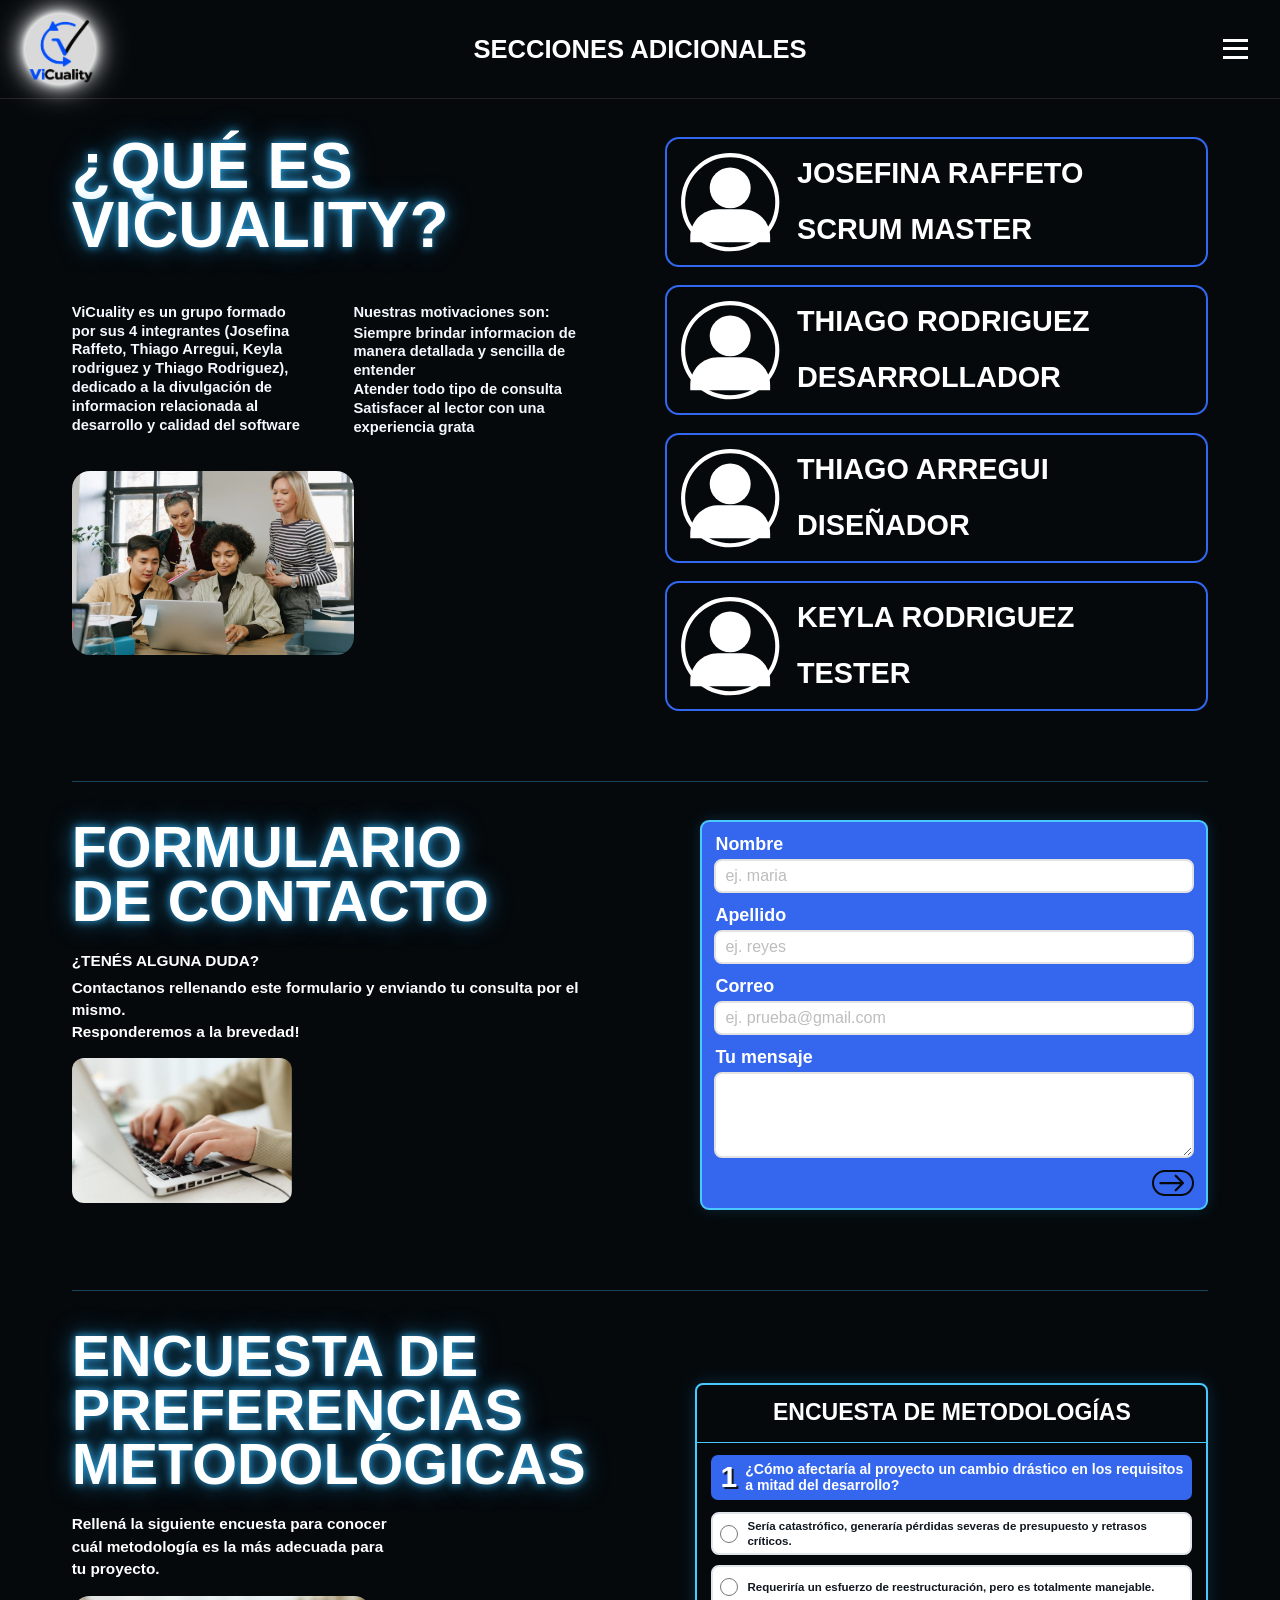
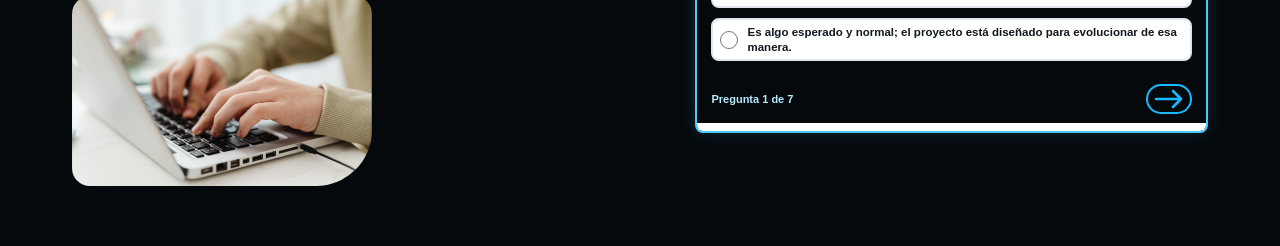
<file: html/secciones-adicionales.html>
<!DOCTYPE html>
<html lang="es">
<head>
    <meta charset="UTF-8">
    <meta name="viewport" content="width=device-width, initial-scale=1.0">
    <title>Secciones adicionales - vi cuality</title>
    <link rel="stylesheet" href="../css/style.css">
</head>
<body class="additional-page">
    <!-- Barra superior y enlaces principales del sitio. -->
    <header>
        <a class="logo-circle" href="index.html" aria-label="Volver al inicio">
            <img src="../imagenes/vicuality.png" alt="Logotipo de ViCuality" width="70" height="70">
        </a>
        <h1>Secciones adicionales</h1>
        <button class="menu-btn" onclick="toggleMenu()" aria-label="Abrir menú" aria-controls="menu">
            <span></span><span></span><span></span>
        </button>
        <!-- Navegación compartida entre las páginas. -->
        <nav id="menu">
            <div class="menu-folder">
                <button class="menu-folder-toggle" onclick="toggleSubmenu(event)" aria-expanded="false">
                    Gestion de la calidad <span aria-hidden="true">&#9656;</span>
                </button>
                <div class="submenu">
                    <a href="fundamentos.html">fundamentos</a>
                    <a href="tecnicas-aseguramiento.html">técnicas de aseguramiento</a>
                    <a href="herramientas.html">herramientas</a>
                </div>
            </div>
            <a href="procesos-desarrollo.html">Procesos de desarrollo de software</a>
            <a href="metodologias.html">Metodologías en detalle</a>
            <a href="recursos-aprendizaje.html">recursos y aprendizaje</a>
            <a href="funcionalidad-js.html">Funcionalidad adicional JS</a>
            <a href="secciones-adicionales.html">secciones adicionales</a>
        </nav>
    </header>
    <!-- Presentación del equipo y sus integrantes. -->
    <main class="additional-content">
        <section class="team-layout" aria-labelledby="team-title">
            <div class="team-introduction">
                <h2 id="team-title">¿Qué es<br>ViCuality?</h2>
                <div class="team-copy">
                    <p>ViCuality es un grupo formado por sus 4 integrantes (Josefina Raffeto, Thiago Arregui, Keyla rodriguez y Thiago Rodriguez), dedicado a la divulgación de informacion relacionada al desarrollo y calidad del software</p>
                    <div class="team-motivation">
                        <h3>Nuestras motivaciones son:</h3>
                        <ul>
                            <li>Siempre brindar informacion de manera detallada y sencilla de entender</li>
                            <li>Atender todo tipo de consulta</li>
                            <li>Satisfacer al lector con una experiencia grata</li>
                        </ul>
                    </div>
                </div>
                <img class="team-photo" src="../imagenes/equipo-vicuality.png" alt="Integrantes de un equipo trabajando juntos frente a una computadora">
            </div>
            <!-- Tarjetas con el nombre y el rol de cada integrante. -->
            <div class="team-members" aria-label="Integrantes de ViCuality">
                <article class="team-member">
                    <svg class="member-avatar" viewBox="0 0 100 100" aria-hidden="true">
                        <circle cx="50" cy="50" r="46" fill="none" stroke="currentColor" stroke-width="4"/>
                        <circle cx="50" cy="36" r="20" fill="currentColor"/>
                        <path d="M11 89v-5c0-15 12-27 27-27h24c15 0 27 12 27 27v5H11z" fill="currentColor"/>
                    </svg>
                    <div><h3>Josefina Raffeto</h3><p>Scrum Master</p></div>
                </article>
                <article class="team-member">
                    <svg class="member-avatar" viewBox="0 0 100 100" aria-hidden="true">
                        <circle cx="50" cy="50" r="46" fill="none" stroke="currentColor" stroke-width="4"/>
                        <circle cx="50" cy="36" r="20" fill="currentColor"/>
                        <path d="M11 89v-5c0-15 12-27 27-27h24c15 0 27 12 27 27v5H11z" fill="currentColor"/>
                    </svg>
                    <div><h3>Thiago Rodriguez</h3><p>Desarrollador</p></div>
                </article>
                <article class="team-member">
                    <svg class="member-avatar" viewBox="0 0 100 100" aria-hidden="true">
                        <circle cx="50" cy="50" r="46" fill="none" stroke="currentColor" stroke-width="4"/>
                        <circle cx="50" cy="36" r="20" fill="currentColor"/>
                        <path d="M11 89v-5c0-15 12-27 27-27h24c15 0 27 12 27 27v5H11z" fill="currentColor"/>
                    </svg>
                    <div><h3>Thiago Arregui</h3><p>Diseñador</p></div>
                </article>
                <article class="team-member">
                    <svg class="member-avatar" viewBox="0 0 100 100" aria-hidden="true">
                        <circle cx="50" cy="50" r="46" fill="none" stroke="currentColor" stroke-width="4"/>
                        <circle cx="50" cy="36" r="20" fill="currentColor"/>
                        <path d="M11 89v-5c0-15 12-27 27-27h24c15 0 27 12 27 27v5H11z" fill="currentColor"/>
                    </svg>
                    <div><h3>Keyla Rodriguez</h3><p>Tester</p></div>
                </article>
            </div>
        </section>
        <!-- Formulario para que el visitante escriba una consulta. -->
        <section class="contact-section" aria-labelledby="contact-title">
            <div class="contact-introduction">
                <h2 id="contact-title">Formulario<br>de contacto</h2>
                <h3>¿Tenés alguna duda?</h3>
                <p>Contactanos rellenando este formulario y enviando tu consulta por el mismo.<br>Responderemos a la brevedad!</p>
                <img src="../imagenes/fotofundamentos1.jpeg" alt="Manos escribiendo en el teclado de una computadora portátil">
            </div>
            <form class="contact-form">
                <div class="contact-field">
                    <label for="contact-name">Nombre</label>
                    <input id="contact-name" name="nombre" type="text" placeholder="ej. maria" autocomplete="given-name" required>
                </div>
                <div class="contact-field">
                    <label for="contact-surname">Apellido</label>
                    <input id="contact-surname" name="apellido" type="text" placeholder="ej. reyes" autocomplete="family-name" required>
                </div>
                <div class="contact-field">
                    <label for="contact-email">Correo</label>
                    <input id="contact-email" name="correo" type="email" placeholder="ej. prueba@gmail.com" autocomplete="email" required>
                </div>
                <div class="contact-field contact-message">
                    <label for="contact-message">Tu mensaje</label>
                    <textarea id="contact-message" name="mensaje" rows="4" required></textarea>
                </div>
                <button class="contact-submit" type="submit" aria-label="Enviar consulta">
                    <svg viewBox="0 0 32 20" aria-hidden="true">
                        <path d="M2 10h25M19 2l8 8-8 8" fill="none" stroke="currentColor" stroke-width="2.5" stroke-linecap="round" stroke-linejoin="round"/>
                    </svg>
                </button>
                <p class="contact-status" role="status" hidden>El formulario todavía no está conectado a un servicio de envío.</p>
            </form>
        </section>
        <section class="methodology-survey" aria-labelledby="survey-title">
            <div class="survey-introduction">
                <h2 id="survey-title">Encuesta de<br>preferencias<br>metodológicas</h2>
                <p>Rellená la siguiente encuesta para conocer cuál metodología es la más adecuada para tu proyecto.</p>
                <img src="../imagenes/fotofundamentos1.jpeg" alt="Manos escribiendo en el teclado de una computadora portátil">
            </div>
            <form class="survey-form" id="methodologySurvey">
                <h3 class="survey-form-title">Encuesta de metodologías</h3>
                <div class="survey-questions">
                    <fieldset class="survey-question">
                        <legend><span class="survey-question-number">1</span><span>¿Cómo afectaría al proyecto un cambio drástico en los requisitos a mitad del desarrollo?</span></legend>
                        <label class="survey-option"><input type="radio" name="question-1" value="A"><span>Sería catastrófico, generaría pérdidas severas de presupuesto y retrasos críticos.</span></label>
                        <label class="survey-option"><input type="radio" name="question-1" value="B"><span>Requeriría un esfuerzo de reestructuración, pero es totalmente manejable.</span></label>
                        <label class="survey-option"><input type="radio" name="question-1" value="C"><span>Es algo esperado y normal; el proyecto está diseñado para evolucionar de esa manera.</span></label>
                    </fieldset>
                    <fieldset class="survey-question" hidden>
                        <legend><span class="survey-question-number">2</span><span>¿Cuál es el nivel de involucramiento y disponibilidad del cliente/Product Owner?</span></legend>
                        <label class="survey-option"><input type="radio" name="question-2" value="A"><span>Baja disponibilidad: solo participará en reuniones clave de aprobación (inicio, hitos mayores y entrega final).</span></label>
                        <label class="survey-option"><input type="radio" name="question-2" value="B"><span>Disponibilidad moderada: puede revisar avances y dar feedback cada 2 o 3 semanas.</span></label>
                        <label class="survey-option"><input type="radio" name="question-2" value="C"><span>Alta disponibilidad: está dispuesto a colaborar activamente en el día a día y resolver dudas en tiempo real.</span></label>
                    </fieldset>
                    <fieldset class="survey-question" hidden>
                        <legend><span class="survey-question-number">3</span><span>¿Cuándo espera el cliente empezar a ver resultados o software funcional?</span></legend>
                        <label class="survey-option"><input type="radio" name="question-3" value="A"><span>Al final del proyecto, cuando todo esté completamente terminado y probado.</span></label>
                        <label class="survey-option"><input type="radio" name="question-3" value="B"><span>De forma incremental, mediante entregas de módulos funcionales cada pocas semanas.</span></label>
                        <label class="survey-option"><input type="radio" name="question-3" value="C"><span>De forma continua, priorizando la liberación constante de pequeñas mejoras o correcciones.</span></label>
                    </fieldset>
                    <fieldset class="survey-question" hidden>
                        <legend><span class="survey-question-number">4</span><span>¿Cuál es el tamaño del equipo de desarrollo asignado a este proyecto?</span></legend>
                        <label class="survey-option"><input type="radio" name="question-4" value="A"><span>Grande (más de 12 personas, posiblemente distribuidas en diferentes áreas o subequipos).</span></label>
                        <label class="survey-option"><input type="radio" name="question-4" value="B"><span>Mediano/pequeño (entre 3 y 9 personas multidisciplinarias trabajando juntas).</span></label>
                        <label class="survey-option"><input type="radio" name="question-4" value="C"><span>Muy pequeño o individual (1 o 2 personas gestionando todo el flujo).</span></label>
                    </fieldset>
                    <fieldset class="survey-question" hidden>
                        <legend><span class="survey-question-number">5</span><span>¿Qué nivel de experiencia tiene el equipo con metodologías ágiles (Scrum, Kanban, XP)?</span></legend>
                        <label class="survey-option"><input type="radio" name="question-5" value="A"><span>Ninguna o muy básica; la organización está acostumbrada a procesos tradicionales y estructurados.</span></label>
                        <label class="survey-option"><input type="radio" name="question-5" value="B"><span>Tienen nociones teóricas o algunos miembros la conocen, pero no está estandarizada.</span></label>
                        <label class="survey-option"><input type="radio" name="question-5" value="C"><span>Alta experiencia; el equipo es autónomo, autoorganizado y domina los marcos ágiles.</span></label>
                    </fieldset>
                    <fieldset class="survey-question" hidden>
                        <legend><span class="survey-question-number">6</span><span>¿Cómo se definen contractualmente el presupuesto y los plazos de entrega?</span></legend>
                        <label class="survey-option"><input type="radio" name="question-6" value="A"><span>Presupuesto y fecha de entrega fijos y rígidos (contrato cerrado).</span></label>
                        <label class="survey-option"><input type="radio" name="question-6" value="B"><span>Presupuesto flexible basado en el valor entregado o por etapas, con un tiempo estimado de finalización.</span></label>
                        <label class="survey-option"><input type="radio" name="question-6" value="C"><span>Modelo de suscripción o flujo continuo (se paga por tiempo/materiales o por capacidad del equipo).</span></label>
                    </fieldset>
                    <fieldset class="survey-question" hidden>
                        <legend><span class="survey-question-number">7</span><span>¿El proyecto está sujeto a normativas legales, auditorías estrictas o estándares gubernamentales de documentación?</span></legend>
                        <label class="survey-option"><input type="radio" name="question-7" value="A"><span>Sí, se requiere documentación técnica detallada y aprobaciones formales en cada fase para cumplir con la ley.</span></label>
                        <label class="survey-option"><input type="radio" name="question-7" value="B"><span>Moderadamente, se necesita documentación clara pero el software funcionando es la prioridad.</span></label>
                        <label class="survey-option"><input type="radio" name="question-7" value="C"><span>No, la documentación debe ser mínima y ágil; el foco absoluto es la velocidad de salida al mercado.</span></label>
                    </fieldset>
                </div>
                <p class="survey-error" role="alert" hidden>Elegí una opción para continuar.</p>
                <div class="survey-result" id="surveyResult" role="status" aria-live="polite" hidden></div>
                <div class="survey-navigation">
                    <button class="survey-back" type="button" aria-label="Volver a la pregunta anterior" hidden>←</button>
                    <span class="survey-progress-label">Pregunta <span id="surveyCurrentStep">1</span> de 7</span>
                    <button class="survey-next" type="button" aria-label="Ir a la siguiente pregunta">
                        <svg viewBox="0 0 32 20" aria-hidden="true"><path d="M2 10h25M19 2l8 8-8 8" fill="none" stroke="currentColor" stroke-width="2.5" stroke-linecap="round" stroke-linejoin="round"/></svg>
                    </button>
                    <button class="survey-reset" type="reset" hidden>Volver a empezar</button>
                </div>
                <div class="survey-progress-track" role="progressbar" aria-label="Progreso de la encuesta" aria-valuemin="0" aria-valuemax="7" aria-valuenow="0">
                    <span></span>
                </div>
            </form>
        </section>
    </main>
    <script>
        // Avisa que el formulario todavía no está conectado a un servicio de envío.
        document.querySelector(".contact-form").addEventListener("submit", event => {
            event.preventDefault();
            document.querySelector(".contact-status").hidden = false;
        });

        const surveyForm = document.getElementById("methodologySurvey");
        const surveyQuestions = Array.from(surveyForm.querySelectorAll(".survey-question"));
        const surveyBack = surveyForm.querySelector(".survey-back");
        const surveyNext = surveyForm.querySelector(".survey-next");
        const surveyReset = surveyForm.querySelector(".survey-reset");
        const surveyError = surveyForm.querySelector(".survey-error");
        const surveyResult = document.getElementById("surveyResult");
        const surveyCurrentStep = document.getElementById("surveyCurrentStep");
        const surveyProgress = surveyForm.querySelector(".survey-progress-track");
        let currentSurveyStep = 0;

        function showSurveyStep(step) {
            currentSurveyStep = step;
            surveyQuestions.forEach((question, index) => {
                question.hidden = index !== step;
            });
            surveyCurrentStep.textContent = step + 1;
            surveyBack.hidden = step === 0;
            surveyNext.setAttribute("aria-label", step === surveyQuestions.length - 1 ? "Ver resultado de la encuesta" : "Ir a la siguiente pregunta");
            surveyProgress.setAttribute("aria-valuenow", step);
            surveyProgress.firstElementChild.style.width = `${(step / surveyQuestions.length) * 100}%`;
            surveyError.hidden = true;
        }

        function showSurveyResult() {
            const scores = { Cascada: 0, Scrum: 0, Kanban: 0 };
            surveyQuestions.forEach((question, index) => {
                const answer = surveyForm.querySelector(`input[name="question-${index + 1}"]:checked`);
                if (!answer) return;
                const methodology = { A: "Cascada", B: "Scrum", C: "Kanban" }[answer.value];
                scores[methodology] += 1;
            });

            const highestScore = Math.max(...Object.values(scores));
            const recommendations = Object.keys(scores).filter(methodology => scores[methodology] === highestScore);
            const descriptions = {
                Cascada: "prioriza la planificación, la documentación y las etapas definidas.",
                Scrum: "favorece las entregas incrementales, la planificación periódica y la colaboración.",
                Kanban: "permite gestionar el flujo continuo y adaptarse con flexibilidad a los cambios."
            };
            const recommendationText = recommendations.length === 1
                ? `<strong>Metodología sugerida: ${recommendations[0]}.</strong> ${descriptions[recommendations[0]]}`
                : `<strong>Tu proyecto puede beneficiarse de combinar ${recommendations.join(" y ")}.</strong> Revisá las prioridades del equipo para elegir el enfoque principal.`;

            surveyResult.innerHTML = `${recommendationText}<span>Resultado orientativo basado en tus respuestas.</span>`;
            surveyQuestions.forEach(question => { question.hidden = true; });
            surveyError.hidden = true;
            surveyBack.hidden = true;
            surveyNext.hidden = true;
            surveyReset.hidden = false;
            surveyCurrentStep.textContent = surveyQuestions.length;
            surveyProgress.setAttribute("aria-valuenow", surveyQuestions.length);
            surveyProgress.firstElementChild.style.width = "100%";
            surveyResult.hidden = false;
        }

        surveyNext.addEventListener("click", () => {
            const answer = surveyQuestions[currentSurveyStep].querySelector("input:checked");
            if (!answer) {
                surveyError.hidden = false;
                return;
            }
            if (currentSurveyStep === surveyQuestions.length - 1) {
                showSurveyResult();
                return;
            }
            showSurveyStep(currentSurveyStep + 1);
        });

        surveyBack.addEventListener("click", () => showSurveyStep(currentSurveyStep - 1));
        surveyForm.addEventListener("change", () => { surveyError.hidden = true; });
        surveyForm.addEventListener("reset", () => {
            window.setTimeout(() => {
                surveyResult.hidden = true;
                surveyNext.hidden = false;
                surveyReset.hidden = true;
                showSurveyStep(0);
            });
        });
        showSurveyStep(0);
    </script>
    <script src="../js/script.js"></script>
</body>
</html>
</file>
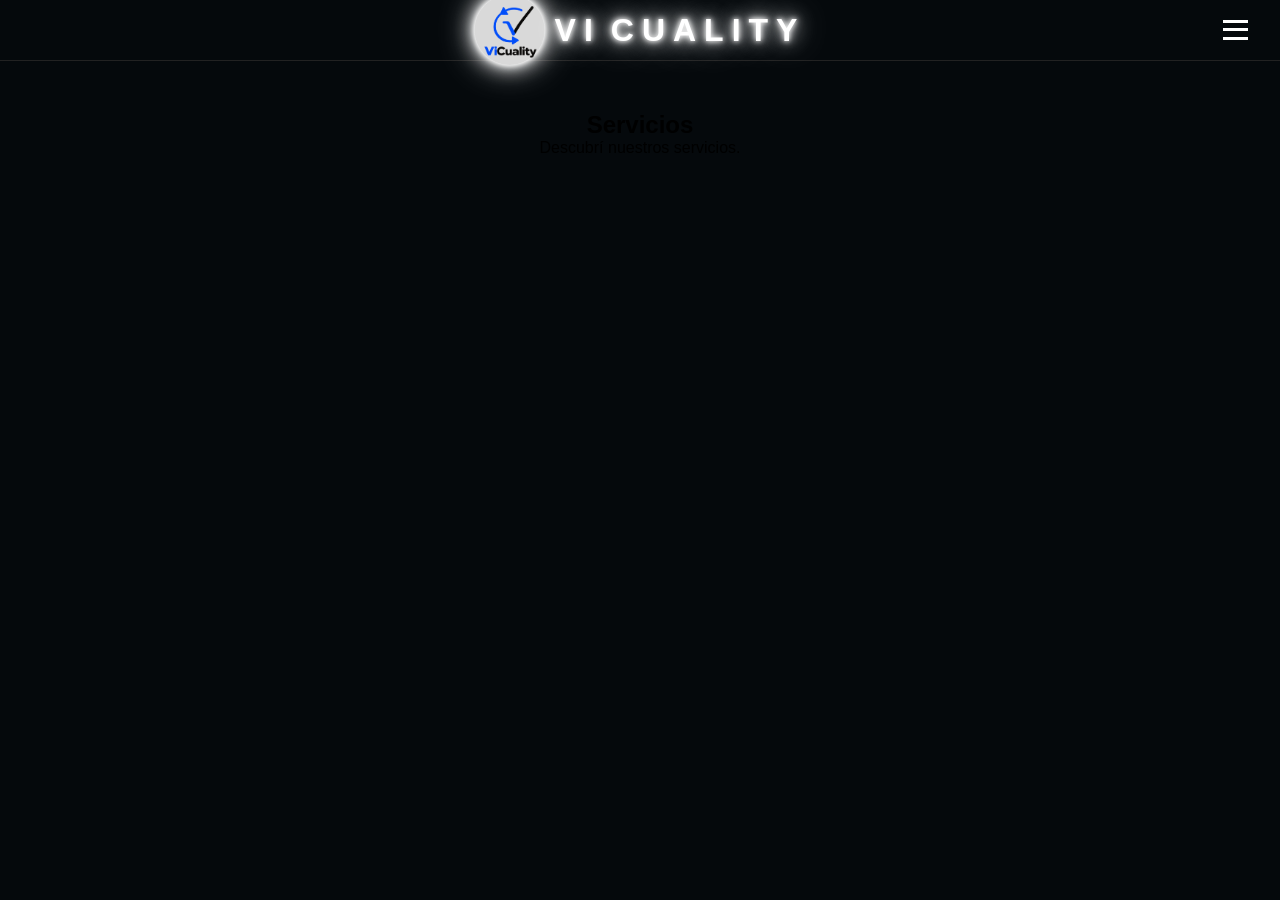
<file: html/servicios.html>
<!DOCTYPE html>
<html lang="es">
<head>
    <meta charset="UTF-8">
    <meta name="viewport" content="width=device-width, initial-scale=1.0">
    <title>Servicios - vi cuality</title>
    <link rel="stylesheet" href="../css/style.css">
</head>
<body>
    <!-- Encabezado con logo, título y menú. -->
    <header>
        <h1>
            <a class="logo-circle" href="index.html" aria-label="Volver al inicio">
                <img src="../imagenes/vicuality.png" alt="Logotipo de ViCuality" width="70" height="70">
            </a>
            <span class="brand-vi">vi</span> cuality
        </h1>
        <!-- Botón que muestra los enlaces. -->
        <button class="menu-btn" onclick="toggleMenu()" aria-label="Abrir menú">
            <span></span><span></span><span></span>
        </button>
        <!-- Enlaces de navegación del sitio. -->
        <nav id="menu">
            <div class="menu-folder">
                <button class="menu-folder-toggle" onclick="toggleSubmenu(event)" aria-expanded="false">
                    Gestion de la calidad <span aria-hidden="true">&#9656;</span>
                </button>
                <div class="submenu">
                    <a href="fundamentos.html">fundamentos</a>
                    <a href="tecnicas-aseguramiento.html">técnicas de aseguramiento</a>
                    <a href="herramientas.html">herramientas</a>
                </div>
            </div>
            <a href="procesos-desarrollo.html">Procesos de desarrollo de software</a>
            <a href="metodologias.html">Metodologías en detalle</a>
            <a href="recursos-aprendizaje.html">recursos y aprendizaje</a>
            <a href="funcionalidad-js.html">Funcionalidad adicional JS</a>
            <a href="secciones-adicionales.html">secciones adicionales</a>
        </nav>
    </header>
    <!-- Lista o descripción de servicios. -->
    <main>
        <h2>Servicios</h2>
        <p>Descubrí nuestros servicios.</p>
    </main>
    <script src="../js/script.js"></script>
</body>
</html>
</file>
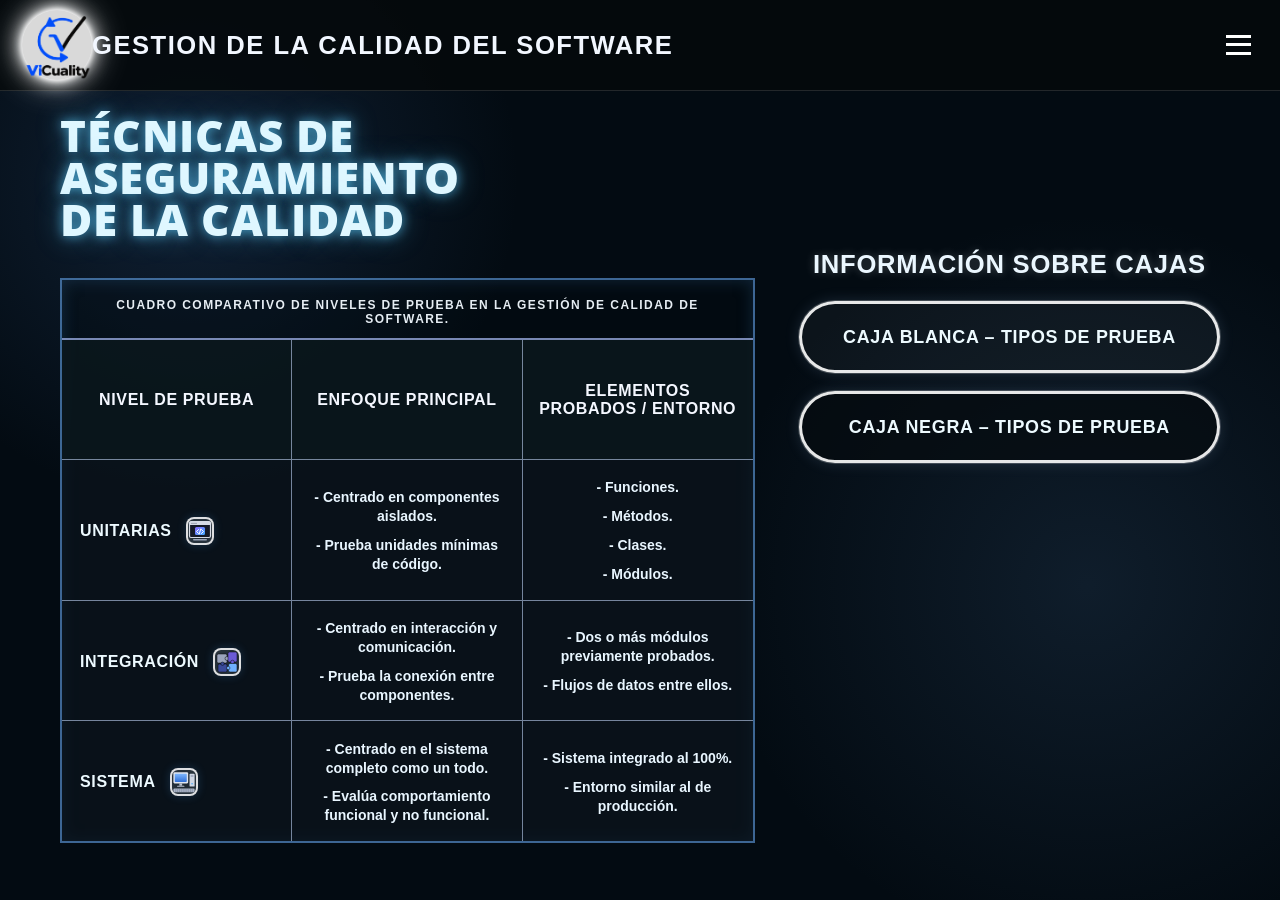
<file: html/tecnicas-aseguramiento.html>
<!DOCTYPE html>
<html lang="es">
<head>
    <meta charset="UTF-8">
    <meta name="viewport" content="width=device-width, initial-scale=1.0">
    <title>Técnicas de aseguramiento - vi cuality</title>
    <link rel="preconnect" href="https://fonts.googleapis.com">
    <link rel="preconnect" href="https://fonts.gstatic.com" crossorigin>
    <link href="https://fonts.googleapis.com/css2?family=Open+Sans:wght@400;600;700;800&display=swap" rel="stylesheet">
    <link rel="stylesheet" href="../css/style.css">
</head>
<body class="techniques-page">
    <header>
        <a class="logo-circle" href="index.html" aria-label="Volver al inicio">
            <img src="../imagenes/vicuality.png" alt="Logotipo de ViCuality" width="70" height="70">
        </a>
        <h1>Gestion de la calidad del software</h1>
        <button class="menu-btn" onclick="toggleMenu()" aria-label="Abrir menú">
            <span></span><span></span><span></span>
        </button>
        <nav id="menu">
            <div class="menu-folder">
                <button class="menu-folder-toggle" onclick="toggleSubmenu(event)" aria-expanded="false">
                    Gestion de la calidad <span aria-hidden="true">&#9656;</span>
                </button>
                <div class="submenu">
                    <a href="fundamentos.html">fundamentos</a>
                    <a href="tecnicas-aseguramiento.html">técnicas de aseguramiento</a>
                    <a href="herramientas.html">herramientas</a>
                </div>
            </div>
            <a href="procesos-desarrollo.html">Procesos de desarrollo de software</a>
            <a href="metodologias.html">Metodologías en detalle</a>
            <a href="recursos-aprendizaje.html">recursos y aprendizaje</a>
            <a href="funcionalidad-js.html">Funcionalidad adicional JS</a>
            <a href="secciones-adicionales.html">secciones adicionales</a>
        </nav>
    </header>

    <!-- Comparación de niveles de prueba y tipos de caja. -->
    <main class="techniques-content">
        <section class="techniques-left">
            <h2>Técnicas de aseguramiento<br>de la calidad</h2>

            <!-- Tabla que resume qué se revisa en cada nivel de prueba. -->
            <div class="comparison-panel">
                <h3>Cuadro comparativo de niveles de prueba en la gestión de calidad de software.</h3>

                <div class="comparison-table" role="table" aria-label="Cuadro comparativo de niveles de prueba">
                    <div class="table-header" role="row">
                        <div role="columnheader">Nivel de prueba</div>
                        <div role="columnheader">Enfoque principal</div>
                        <div role="columnheader">Elementos probados / entorno</div>
                    </div>

                    <div class="table-row" role="row">
                        <div class="label-cell" role="cell">
                            <span>Unitarias</span>
                            <svg class="test-icon" viewBox="0 0 48 44" aria-hidden="true">
                                <defs>
                                    <linearGradient id="gUni" x1="0" y1="0" x2="1" y2="1">
                                        <stop offset="0" stop-color="#8a6bff"/>
                                        <stop offset="1" stop-color="#3fa9ff"/>
                                    </linearGradient>
                                </defs>
                                <rect x="3" y="3" width="42" height="32" rx="3" fill="#151a28" stroke="#d6dbe6" stroke-width="2.4"/>
                                <path d="M3 6a3 3 0 0 1 3-3h36a3 3 0 0 1 3 3v4H3z" fill="#d6dbe6"/>
                                <circle cx="8" cy="6.5" r="1.2" fill="#5b6275"/>
                                <circle cx="12" cy="6.5" r="1.2" fill="#5b6275"/>
                                <circle cx="16" cy="6.5" r="1.2" fill="#5b6275"/>
                                <rect x="14" y="14" width="20" height="16" rx="3" fill="url(#gUni)"/>
                                <path d="M21 19l-4 4 4 4M27 19l4 4-4 4M25.5 18l-3 10" stroke="#fff" stroke-width="1.9" fill="none" stroke-linecap="round" stroke-linejoin="round"/>
                                <rect x="10" y="38" width="28" height="3.2" rx="1.6" fill="#9aa3b8"/>
                            </svg>
                        </div>
                        <ul role="cell">
                            <li>- Centrado en componentes aislados.</li>
                            <li>- Prueba unidades mínimas de código.</li>
                        </ul>
                        <ul role="cell">
                            <li>- Funciones.</li>
                            <li>- Métodos.</li>
                            <li>- Clases.</li>
                            <li>- Módulos.</li>
                        </ul>
                    </div>

                    <div class="table-row" role="row">
                        <div class="label-cell" role="cell">
                            <span>Integración</span>
                            <svg class="test-icon" viewBox="0 0 48 48" aria-hidden="true">
                                <g stroke="#080a0e" stroke-width="1">
                                    <rect x="4" y="8" width="20" height="18" rx="3" fill="#9aa4bd"/>
                                    <circle cx="24" cy="17" r="4" fill="#9aa4bd"/>
                                    <rect x="26" y="4" width="18" height="20" rx="3" fill="#6b5bd6"/>
                                    <circle cx="35" cy="24" r="3.6" fill="#6b5bd6"/>
                                    <rect x="6" y="28" width="18" height="16" rx="3" fill="#3a4a9a"/>
                                    <circle cx="15" cy="27.5" r="3.4" fill="#3a4a9a"/>
                                    <rect x="27" y="27" width="17" height="17" rx="3" fill="#6fb0ff"/>
                                    <circle cx="26.5" cy="36" r="3.4" fill="#6fb0ff"/>
                                </g>
                            </svg>
                        </div>
                        <ul role="cell">
                            <li>- Centrado en interacción y comunicación.</li>
                            <li>- Prueba la conexión entre componentes.</li>
                        </ul>
                        <ul role="cell">
                            <li>- Dos o más módulos previamente probados.</li>
                            <li>- Flujos de datos entre ellos.</li>
                        </ul>
                    </div>

                    <div class="table-row" role="row">
                        <div class="label-cell" role="cell">
                            <span>Sistema</span>
                            <svg class="test-icon" viewBox="0 0 52 48" aria-hidden="true">
                                <defs>
                                    <linearGradient id="gSis" x1="0" y1="0" x2="0" y2="1">
                                        <stop offset="0" stop-color="#7fb8ff"/>
                                        <stop offset="1" stop-color="#2f6fd6"/>
                                    </linearGradient>
                                </defs>
                                <rect x="3" y="3" width="32" height="24" rx="2.5" fill="#dfe5ef"/>
                                <rect x="6" y="6" width="26" height="18" rx="1.5" fill="url(#gSis)"/>
                                <rect x="16" y="27" width="6" height="5" fill="#b9c1d0"/>
                                <rect x="11" y="32" width="16" height="2.5" rx="1" fill="#b9c1d0"/>
                                <rect x="38" y="6" width="11" height="28" rx="2" fill="#cfd6e3"/>
                                <rect x="40.5" y="10" width="6" height="2" fill="#7b86a0"/>
                                <circle cx="43.5" cy="28" r="1.6" fill="#3fa9ff"/>
                                <rect x="3" y="38" width="46" height="8" rx="2" fill="#aeb7c8"/>
                                <path d="M7 41h38M7 44h38" stroke="#6c7690" stroke-width="1.6" stroke-dasharray="2.4 1.6"/>
                            </svg>
                        </div>
                        <ul role="cell">
                            <li>- Centrado en el sistema completo como un todo.</li>
                            <li>- Evalúa comportamiento funcional y no funcional.</li>
                        </ul>
                        <ul role="cell">
                            <li>- Sistema integrado al 100%.</li>
                            <li>- Entorno similar al de producción.</li>
                        </ul>
                    </div>
                </div>
            </div>
        </section>

        <!-- Diferencia visual entre las pruebas de caja blanca y caja negra. -->
        <aside class="boxes-panel" aria-label="Información sobre cajas de prueba">
            <h3>Información sobre cajas</h3>
            <div class="box-information">
                <button class="box-card box-white" type="button" aria-expanded="false" aria-controls="white-box-information">Caja blanca – Tipos de prueba</button>
                <p class="box-description" id="white-box-information" hidden>Caja blanca: Es un sistema que permite conocer y analizar su funcionamiento interno, observando los procesos y las operaciones que realiza para obtener un resultado.</p>
            </div>
            <div class="box-information">
                <button class="box-card box-black" type="button" aria-expanded="false" aria-controls="black-box-information">Caja negra – Tipos de prueba</button>
                <p class="box-description" id="black-box-information" hidden>Caja negra: Es un sistema que permite observar los datos que ingresan y los resultados que se obtienen, sin conocer cómo funciona internamente.</p>
            </div>
        </aside>
    </main>

    <script>
        document.querySelectorAll(".box-card").forEach(button => {
            button.addEventListener("click", () => {
                const information = document.getElementById(button.getAttribute("aria-controls"));
                const isExpanded = button.getAttribute("aria-expanded") === "true";
                button.setAttribute("aria-expanded", String(!isExpanded));
                information.hidden = isExpanded;
            });
        });
    </script>
    <script src="../js/script.js"></script>
</body>
</html>
</file>
<file: css/style.css>
/* Reset general del sitio para que los elementos se comporten igual en todos los navegadores. */
* {
    margin: 0;
    padding: 0;
    box-sizing: border-box;
}

/* Ajusta la alineación del título del encabezado con el logo. */
h1 {
    display: flex;
    align-items: center;
    gap: 10px;
}

/* Define el fondo oscuro y la tipografía base de la página. */
body {
    font-family: Arial, sans-serif;
    min-height: 100vh;
    position: relative;
    overflow-x: hidden;
    overflow-y: auto;
    background: #05090c;
}

body.home-page {
    display: flex;
    flex-direction: column;
}

/* Coloca la imagen solo en la página principal. */
body.home-page::before {
    content: "";
    position: fixed;
    inset: -20px;
    z-index: -1;
    background-image: url("../imagenes/FondoWeb.jpeg");
    background-size: cover;
    background-position: center;
    background-repeat: no-repeat;
}

/* Barra superior del sitio. */
header {
    background: #05090c;
    color: white;
    padding: 14px 25px;
    display: flex;
    justify-content: space-between;
    align-items: center;
    position: relative;
    border-bottom: 1px solid #222;
}

/* Botón que abre y cierra el menú. */
.menu-btn {
    background: none;
    border: none;
    color: white;
    cursor: pointer;
    margin-left: auto;
    width: 32px;
    height: 32px;
    display: flex;
    flex-direction: column;
    justify-content: space-around;
    padding: 3px 0;
}

/* Líneas que forman el ícono hamburguesa. */
.menu-btn span {
    display: block;
    width: 25px;
    height: 3px;
    background: white;
}

/* Menú oculto que aparece debajo del botón. */
nav {
    display: none;
    position: absolute;
    top: 100%;
    right: 14px;
    width: min(280px, calc(100vw - 28px));
    max-height: calc(100vh - 100px);
    overflow-y: auto;
    padding: 4px 0;
    z-index: 2;
}

/* Muestra los enlaces en forma vertical. */
nav.active {
    display: flex;
    flex-direction: column;
}

/* Carpeta que contiene las opciones de gestión de calidad. */
.menu-folder {
    margin: 6px 0;
}

/* Estilo del botón que abre un submenú dentro del menú principal. */
.menu-folder-toggle {
    width: 100%;
    display: flex;
    align-items: center;
    justify-content: space-between;
    color: white;
    background: #05090c;
    border: 3px solid white;
    border-radius: 24px;
    box-shadow:
        0 0 5px white,
        0 0 10px rgba(255, 255, 255, 0.8);
    cursor: pointer;
    font-size: 13px;
    font-weight: bold;
    text-align: center;
    padding: 7px 10px;
}

.menu-folder-toggle:hover {
    background: #1c2730;
}

.menu-folder.open .menu-folder-toggle span {
    transform: rotate(90deg);
}

/* Oculta el submenú por defecto y lo muestra cuando la carpeta está abierta. */
.submenu {
    display: none;
    flex-direction: column;
    padding-left: 12px;
}

.menu-folder.open .submenu {
    display: flex;
}

/* Estilo de cada enlace del menú. */
nav a {
    display: block;
    color: white;
    text-decoration: none;
    background: #05090c;
    border: 3px solid white;
    border-radius: 24px;
    box-shadow:
        0 0 5px white,
        0 0 10px rgba(255, 255, 255, 0.8);
    font-size: 13px;
    font-weight: bold;
    text-align: center;
    padding: 7px 10px;
    margin: 6px 0;
}

.submenu a {
    margin: 3px 0;
    border-width: 2px;
    font-size: 11px;
    padding: 6px 8px;
}

/* Cambia el fondo cuando se pasa el cursor. */
nav a:hover {
    background: #1c2730;
}

/* Contenido principal de cada página. */
main {
    text-align: center;
    padding: 50px 20px;
}

/* Estilos para el resumen y las pestañas de metodologías ágiles. */
.process-agile-summary,
.process-agile-details {
    width: min(100%, 1100px);
    margin: 42px auto 0;
}

.process-agile-summary > h2 {
    margin-bottom: 20px;
    color: #f4f8ff;
    font-size: clamp(28px, 4vw, 42px);
    text-align: left;
    text-shadow: 0 0 10px rgba(57, 159, 255, 0.8);
    text-transform: uppercase;
}

.process-agile-summary-grid {
    display: grid;
    grid-template-columns: minmax(0, 0.98fr) minmax(0, 1.02fr);
    gap: 24px;
    align-items: start;
}

.agile-summary-card {
    overflow: hidden;
    border: 2px solid #286dff;
    border-radius: 10px;
    background: #101b35;
}

.agile-summary-card h3 {
    padding: 10px 12px;
    color: #fff;
    background: #31b8ff;
    font-size: clamp(18px, 2vw, 24px);
    text-align: center;
}

.agile-summary-card ul {
    display: grid;
    gap: 8px;
    margin: 0;
    padding: 14px;
    list-style: none;
}

.agile-summary-card li {
    color: #fff;
    font-size: 13px;
    line-height: 1.35;
}

.agile-principles ul {
    grid-template-columns: repeat(2, minmax(0, 1fr));
    align-items: start;
}

.agile-principles li {
    min-width: 0;
}

.agile-principles details {
    overflow: hidden;
    border-radius: 6px;
    color: #fff;
    background: #3467ed;
}

.agile-principles summary {
    position: relative;
    display: block;
    min-height: 28px;
    padding: 6px 25px 6px 9px;
    font-size: clamp(10px, 1vw, 13px);
    font-weight: 700;
    line-height: 1.2;
    cursor: pointer;
    list-style: none;
}

.agile-principles summary:focus-visible {
    outline: 2px solid #fff;
    outline-offset: -2px;
}

.agile-principles summary::-webkit-details-marker {
    display: none;
}

.agile-principles summary::after {
    content: "⌄";
    position: absolute;
    top: 50%;
    right: 8px;
    transform: translateY(-55%);
    color: #07142f;
    font-size: 19px;
    font-weight: 900;
}

.agile-principles details[open] summary {
    border-bottom: 1px solid rgba(255, 255, 255, 0.38);
}

.agile-principles details[open] summary::after {
    content: "⌃";
}

.agile-principles details p {
    margin: 0;
    padding: 7px 9px 9px;
    color: #eef7ff;
    font-size: clamp(9px, 0.85vw, 11px);
    line-height: 1.35;
}

.agile-values-column {
    display: flex;
    flex-direction: column;
    gap: 14px;
    color: #f4f8ff;
    line-height: 1.4;
}

.agile-values-grid {
    display: grid;
    grid-template-columns: repeat(2, minmax(0, 1fr));
    gap: 8px;
    padding: 14px;
}

.agile-values-grid article {
    display: grid;
    align-content: start;
    min-height: 100px;
    gap: 5px;
    padding: 9px;
    border-radius: 7px;
    background: #31b8ff;
    color: #fff;
    text-align: center;
}

.agile-values-grid h4 {
    margin: 0;
    font-size: clamp(10px, 1vw, 13px);
    line-height: 1.2;
    text-transform: uppercase;
}

.agile-values-grid p {
    margin: 0;
    color: #f2f8ff;
    font-size: 12px;
    line-height: 1.3;
}

.agile-values-column > strong {
    color: #80b7ff;
    text-align: center;
}

.process-agile-details {
    margin-top: 52px;
}

.process-agile-toolbar {
    display: flex;
    justify-content: space-between;
    align-items: center;
    gap: 20px;
    margin-bottom: 22px;
}

.process-agile-toolbar > h2 {
    margin: 0;
    color: #f4f8ff;
    font-size: clamp(28px, 4vw, 42px);
    text-align: right;
    text-shadow: 0 0 10px rgba(57, 159, 255, 0.8);
    text-transform: uppercase;
}

.process-agile-tabs {
    display: flex;
    flex-wrap: wrap;
    gap: 8px;
}

.process-agile-tab {
    min-width: 82px;
    padding: 7px 12px;
    border: 1px solid #474747;
    border-radius: 7px;
    color: #3472ff;
    background: #080d11;
    font: inherit;
    font-size: 13px;
    font-weight: 700;
    cursor: pointer;
}

.process-agile-tab.active {
    color: #fff;
    box-shadow: inset 0 0 0 1px #31b8ff;
}

.process-agile-tab:focus-visible {
    outline: 2px solid #80dfff;
    outline-offset: 3px;
}

.agile-method-cards {
    display: grid;
    grid-template-columns: repeat(3, minmax(0, 1fr));
    gap: 24px;
    align-items: stretch;
}

.agile-method-card {
    overflow: hidden;
    border-radius: 9px;
    color: #fff;
    background: #3467ed;
    box-shadow: 0 8px 22px rgba(49, 184, 255, 0.12);
}

.agile-method-card h3 {
    display: grid;
    min-height: 50px;
    place-items: center;
    padding: 9px 10px;
    color: #fff;
    background: #31b8ff;
    font-size: clamp(17px, 1.8vw, 22px);
    line-height: 1.15;
    text-align: center;
    text-transform: lowercase;
}

.agile-method-card ul {
    display: grid;
    gap: 12px;
    margin: 0;
    padding: 14px 14px 18px 26px;
}

.agile-method-card li {
    padding-left: 1px;
    color: #fff;
    font-size: clamp(12px, 1.1vw, 14px);
    line-height: 1.35;
}

.agile-method-card li::marker {
    color: #07142f;
}

.agile-method-card strong {
    font-weight: 800;
}

.process-agile-panel[hidden] {
    display: none;
}

/* La portada usa el espacio disponible para mantener el pie abajo. */
.home-page main {
    flex: 1;
}

/* Título principal de la página de inicio. */
.description-title {
    color: #eaf5ff;
    font-size: clamp(48px, 8vw, 78px);
    font-weight: 400;
    text-align: left;
    margin: 0 0 45px;
    text-shadow: 0 0 8px rgba(73, 150, 255, 0.9), 0 0 18px rgba(73, 150, 255, 0.7), 0 0 28px rgba(73, 150, 255, 0.6);
}

.description-subtitle {
    color: #edf6ff;
    font-size: clamp(20px, 2vw, 32px);
    line-height: 1.3;
    text-align: left;
    max-width: 1100px;
    margin: 0 0 42px;
    text-shadow: 0 0 8px rgba(73, 150, 255, 0.4);
}

/* Organiza los accesos principales en una cuadrícula. */
/* Crea una grilla con los accesos principales de la página de inicio. */
.home-buttons {
    display: grid;
    grid-template-columns: repeat(3, minmax(120px, 1fr));
    gap: 18px 22px;
    max-width: 520px;
    margin-left: 0;
}

/* Estilo de los botones de acceso de la portada. */
.home-buttons a,
.bottom-links a {
    color: white;
    text-decoration: none;
    background: #294b9d;
    border: 2px solid white;
    border-radius: 22px;
    box-shadow: 0 0 8px rgba(255, 255, 255, 0.7);
    font-size: 12px;
    font-weight: bold;
    text-align: center;
    padding: 9px 10px;
}

.home-buttons a {
    display: flex;
    align-items: center;
    justify-content: center;
}

.home-buttons a:hover,
.bottom-links a:hover {
    background: #4169c5;
}

/* Enlaces secundarios en los extremos inferiores. */
.bottom-links {
    display: flex;
    justify-content: space-between;
    gap: 12px;
    margin: 10px 18px;
}

.bottom-links a {
    background: rgba(5, 9, 12, 0.75);
    border-width: 1px;
    border-radius: 12px;
    padding: 10px 18px;
    min-height: auto;
    font-size: 1.15rem;
}

/* Centra el título del encabezado y le agrega brillo. */
header h1 {
    position: absolute;
    left: 50%;
    transform: translateX(-50%);
    color: white;
    font-size: 32px;
    letter-spacing: 8px;
    text-transform: uppercase;
    text-shadow:
        0 0 5px white,
        0 0 10px white,
        0 0 20px white,
        0 0 35px rgba(255,255,255,0.8);
}

/* Ajusta el tamaño de la imagen del logo. */
header h1 img {
    width: 58px;
    height: 58px;
    object-fit: contain;
}

/* Círculo gris iluminado que rodea al logo. */
/* Hace que el logo tenga un círculo brillante alrededor para darle un efecto visual. */
.logo-circle {
    width: 70px;
    height: 70px;
    display: flex;
    align-items: center;
    justify-content: center;
    background: #d9d9d9;
    border-radius: 50%;
    box-shadow:
        0 0 5px white,
        0 0 10px white,
        0 0 20px white,
        0 0 35px rgba(255, 255, 255, 0.8);
}

/* Color de la parte "vi" de la marca. */
.brand-vi {
    color: white;
}

/* Adapta los botones a pantallas pequeñas. */
/* Ajusta el diseño para pantallas pequeñas y mantiene la vista legible. */
@media (max-width: 600px) {
    header {
        padding: 12px 16px;
    }

    header h1 {
        font-size: clamp(18px, 5vw, 25px);
        letter-spacing: clamp(1px, 1vw, 3px);
        gap: 5px;
    }

    header h1 img {
        width: 42px;
        height: 42px;
    }

    .logo-circle {
        width: 50px;
        height: 50px;
    }

    .menu-btn {
        flex: 0 0 32px;
    }

    nav {
        right: 12px;
        width: min(280px, calc(100vw - 24px));
    }

    main {
        padding: 32px 16px;
    }

    .description-title {
        font-size: clamp(36px, 11vw, 52px);
        margin-bottom: 22px;
    }

    .description-subtitle {
        font-size: clamp(17px, 5vw, 22px);
        margin-bottom: 28px;
    }

    .home-buttons {
        width: 100%;
        grid-template-columns: repeat(2, minmax(0, 1fr));
        gap: 12px;
    }

    .home-buttons a {
        font-size: clamp(11px, 3.2vw, 13px);
        padding: 10px 8px;
        overflow-wrap: anywhere;
    }

    .bottom-links {
        margin: 8px 16px 12px;
    }

    .bottom-links a {
        flex: 1;
        padding: 9px 10px;
        font-size: 1rem;
    }
}

/* ===== Estilos específicos para la página de fundamentos ===== */
body.fundamentals-page { overflow-y: auto; }

/* Ajusta el encabezado de la página de fundamentos para una vista más limpia. */
.fundamentals-page header { border-bottom: none; padding: 16px 40px; }

.fundamentals-page .logo-circle img { width: 58px; height: 58px; object-fit: contain; }

.fundamentals-page header h1 {
    font-size: clamp(16px, 2vw, 26px);
    font-weight: 800;
    letter-spacing: 0;
    text-shadow: none;
    white-space: nowrap;
}

.fundamentals-page .menu-btn { width: 44px; height: 40px; }
.fundamentals-page .menu-btn span { width: 42px; height: 5px; }
.fundamentals-page nav { top: 100%; right: 20px; z-index: 10; }

/* Diseña la estructura principal de la sección de fundamentos con columnas y tarjetas. */
.fundamentals-content {
    display: grid;
    grid-template-columns: 33% 6% 1fr 21%;
    grid-template-rows: 165px auto;
    max-width: 1100px;
    margin: 0 auto;
    padding: 40px 30px;
    text-align: left;
}
.fundamentals-center { display: contents; }

.fundamentals-image { border-radius: 0; box-shadow: none; overflow: visible; min-height: 0; }

.fundamentals-image-left {
    grid-column: 1 / span 2;
    grid-row: 1 / span 2;
    height: 440px;
    min-height: 440px;
    background: url("../imagenes/fondo.fundamentos2.png") left top / 100% 100% no-repeat;
}

.fundamentals-image-right {
    grid-column: 4;
    grid-row: 1;
    align-self: start;
    height: auto;
    aspect-ratio: 4 / 3;
    border-radius: 22px;
    background: url("../imagenes/fotofundamentos1.jpeg") center / cover no-repeat;
}

.fundamentals-center h2 {
    grid-column: 3;
    grid-row: 1;
    align-self: center;
    font-family: "Open Sans", "Segoe UI", Arial, sans-serif;
    font-weight: 800;
    font-size: clamp(32px, 5vw, 56px);
    line-height: 1.1;
    color: #fff;
    text-align: center;
    text-shadow: 4px 4px 0 #1b2f8f;
    margin: 0;
    padding: 0 12px;
}

.fundamentals-cards {
    grid-column: 2 / -1;
    grid-row: 2;
    display: grid;
    grid-template-columns: repeat(3, minmax(0, 1fr));
    gap: 22px;
    padding-left: 22px;
    align-items: start;
}

.fundamentals-cards article { color: #fff; }

.fundamentals-cards h3 {
    width: max-content;
    max-width: 100%;
    margin: 0 auto 18px;
    padding: 5px 24px;
    font-size: 17px;
    color: #fff;
    background: #05090c;
    border: 2px solid #fff;
    border-radius: 20px;
    box-shadow: 0 0 0 3px #05090c, 0 0 0 5px rgba(255, 255, 255, 0.9);
    text-align: center;
}

.fundamentals-toggle {
    padding: 0;
    border: 0;
    color: inherit;
    background: transparent;
    font: inherit;
    cursor: pointer;
}

.fundamentals-toggle:focus-visible {
    border-radius: 12px;
    outline: 2px solid #65b8ff;
    outline-offset: 4px;
}

.fundamentals-description[hidden] {
    display: none;
}

.fundamentals-cards h4 { font-size: 14px; font-weight: 700; margin: 0 0 3px; }
.fundamentals-cards p {
    font-size: 10.5px;
    line-height: 1.35;
    color: #e6e6e6;
    text-align: left;
    margin: 0 0 14px;
}
.fundamentals-cards strong { color: #fff; font-weight: 700; }

/* Ajustes para pantallas pequeñas para que el contenido siga legible y ordenado. */
@media (max-width: 800px) {
    .fundamentals-content { grid-template-columns: 1fr; grid-template-rows: auto; padding: 24px 20px; }
    .fundamentals-image-left { grid-column: 1; grid-row: auto; height: 260px; min-height: 260px; background-size: contain; }
    .fundamentals-image-right { display: none; }
    .fundamentals-center h2 { grid-column: 1; grid-row: auto; margin: 20px 0; }
    .fundamentals-cards { grid-column: 1; grid-row: auto; grid-template-columns: 1fr; padding-left: 0; }
}

@media (max-width: 600px) {
    .fundamentals-page header {
        display: grid;
        grid-template-columns: auto minmax(0, 1fr) auto;
        gap: 10px;
        padding: 12px 14px;
    }

    .fundamentals-page header h1 {
        position: static;
        transform: none;
        white-space: normal;
        text-align: center;
        font-size: clamp(14px, 4vw, 20px);
    }

    .fundamentals-page .logo-circle {
        width: 46px;
        height: 46px;
    }

    .fundamentals-page .logo-circle img {
        width: 40px;
        height: 40px;
    }

    .fundamentals-page .menu-btn {
        width: 34px;
    }

    .fundamentals-page .menu-btn span {
        width: 30px;
        height: 4px;
    }

    .fundamentals-content {
        padding: 20px 16px;
    }

    .fundamentals-image-left {
        height: 210px;
        min-height: 210px;
    }

    .fundamentals-cards {
        gap: 16px;
    }
}

/* ===== Estilos específicos para la página de técnicas de aseguramiento ===== */
body.techniques-page {
    color: #edf6ff;
    background:
        radial-gradient(circle at 15% 20%, rgba(42, 76, 122, 0.33), transparent 25%),
        radial-gradient(circle at 85% 65%, rgba(70, 112, 158, 0.18), transparent 30%),
        #030b12;
}

body.techniques-page header {
    background: rgba(5, 9, 12, 0.9);
    border-bottom: 1px solid rgba(255, 255, 255, 0.12);
    padding: 10px 22px;
    min-height: 68px;
}

body.techniques-page header h1 {
    position: static;
    transform: none;
    left: auto;
    font-size: clamp(18px, 2vw, 34px);
    letter-spacing: 1.5px;
    text-transform: uppercase;
    font-weight: 800;
    text-shadow: none;
    white-space: nowrap;
    color: #f2f7ff;
}

/* Distribuye la tabla de pruebas y el panel informativo en columnas. */
.techniques-content {
    display: grid;
    grid-template-columns: minmax(0, 1.65fr) minmax(260px, 1fr);
    gap: 44px;
    max-width: 1220px;
    margin: 0 auto;
    padding: 24px 30px 40px;
    align-items: start;
}

.techniques-left {
    display: flex;
    flex-direction: column;
    gap: 24px;
}

.techniques-left h2 {
    color: #dff7ff;
    font-family: "Open Sans", Arial, sans-serif;
    font-size: clamp(34px, 3.4vw, 62px);
    line-height: 0.96;
    font-weight: 800;
    text-transform: uppercase;
    letter-spacing: 0.02em;
    text-shadow: 0 0 12px rgba(92, 206, 255, 0.7), 0 0 28px rgba(92, 206, 255, 0.4);
    margin: 0 0 14px;
    text-align: left;
}

.comparison-panel {
    background: rgba(1, 10, 17, 0.34);
    border: 2px solid rgba(109, 179, 255, 0.55);
    box-shadow: inset 0 0 16px rgba(64, 128, 184, 0.25);
    padding: 0;
    max-width: 740px;
}

.comparison-panel h3 {
    margin: 0 0 12px;
    padding: 18px 18px 0;
    color: #f2f9ff;
    font-size: 12px;
    font-weight: 700;
    letter-spacing: 0.12em;
    text-transform: uppercase;
    text-align: center;
    opacity: 0.95;
}

/* Organiza los encabezados y las filas de la tabla de pruebas. */
.comparison-table {
    display: grid;
    width: 100%;
    border-top: 2px solid rgba(151, 168, 220, 0.8);
}

.table-header,
.table-row {
    display: grid;
    grid-template-columns: 1fr 1fr 1fr;
    min-height: 120px;
}

.table-header > div {
    background: rgba(10, 23, 28, 0.9);
    border-right: 1px solid rgba(145, 163, 190, 0.8);
    border-bottom: 1px solid rgba(145, 163, 190, 0.8);
    color: #f4f7ff;
    font-size: 16px;
    font-weight: 700;
    letter-spacing: 0.04em;
    text-transform: uppercase;
    display: flex;
    align-items: center;
    justify-content: center;
    padding: 18px 12px;
    text-align: center;
}

.table-header > div:last-child {
    border-right: none;
}

.table-row {
    background: rgba(12, 20, 29, 0.7);
    border-bottom: 1px solid rgba(145, 163, 190, 0.8);
}

.table-row:last-child {
    border-bottom: none;
}

.table-row > div,
.table-row > ul {
    border-right: 1px solid rgba(145, 163, 190, 0.8);
    padding: 18px 18px 16px;
}

.table-row > div:last-child,
.table-row > ul:last-child {
    border-right: none;
}

.label-cell {
    display: flex;
    align-items: center;
    gap: 14px;
    font-size: 16px;
    font-weight: 800;
    color: #edfaff;
    letter-spacing: 0.04em;
    text-transform: uppercase;
}

/* Dibuja los íconos que identifican los niveles de prueba. */
.test-icon {
    width: 28px;
    height: 28px;
    min-width: 28px;
    border-radius: 8px;
    border: 2px solid rgba(255, 255, 255, 0.85);
    background: rgba(196, 226, 255, 0.12);
    box-shadow: inset 0 0 10px rgba(255, 255, 255, 0.08), 0 0 10px rgba(83, 169, 255, 0.2);
    display: inline-block;
    position: relative;
}

.test-icon::before,
.test-icon::after {
    content: "";
    position: absolute;
    background: rgba(255, 255, 255, 0.9);
}

.test-icon.unitarias::before {
    width: 14px;
    height: 12px;
    left: 5px;
    top: 7px;
    border-radius: 2px;
    background: linear-gradient(135deg, rgba(250, 250, 255, 0.95), rgba(161, 173, 255, 0.9));
}

.test-icon.unitarias::after {
    width: 10px;
    height: 10px;
    right: 5px;
    bottom: 5px;
    border-radius: 50%;
    background: rgba(255, 255, 255, 0.7);
}

.test-icon.integracion {
    border-radius: 6px;
}

.test-icon.integracion::before {
    width: 16px;
    height: 7px;
    left: 5px;
    top: 10px;
    transform: rotate(45deg);
    border-radius: 2px;
    background: rgba(255, 255, 255, 0.9);
}

.test-icon.integracion::after {
    width: 16px;
    height: 7px;
    right: 5px;
    top: 10px;
    transform: rotate(-45deg);
    border-radius: 2px;
    background: rgba(255, 255, 255, 0.9);
}

.test-icon.sistema::before {
    width: 18px;
    height: 12px;
    left: 5px;
    top: 8px;
    border-radius: 3px;
    background: rgba(255, 255, 255, 0.9);
    box-shadow: 0 0 0 2px rgba(91, 194, 255, 0.45);
}

.test-icon.sistema::after {
    width: 10px;
    height: 2px;
    left: 9px;
    top: 20px;
    background: rgba(255, 255, 255, 0.9);
    box-shadow: 0 -5px 0 rgba(255, 255, 255, 0.9), 0 5px 0 rgba(255, 255, 255, 0.9);
}

.table-row ul {
    list-style: none;
    display: flex;
    flex-direction: column;
    justify-content: center;
    gap: 10px;
    font-size: 14px;
    line-height: 1.35;
    color: #e9f6ff;
    font-weight: 600;
    margin: 0;
}

.table-row li {
    position: relative;
    padding-left: 0;
}

/* Presenta las diferencias entre las cajas blanca y negra. */
.boxes-panel {
    display: flex;
    flex-direction: column;
    justify-content: flex-start;
    gap: 18px;
    padding-top: 135px;
}

.boxes-panel h3 {
    margin: 0 0 4px;
    color: #ebf7ff;
    font-size: clamp(18px, 2vw, 30px);
    font-weight: 800;
    text-transform: uppercase;
    letter-spacing: 0.03em;
    text-align: center;
    text-shadow: 0 0 10px rgba(255, 255, 255, 0.25);
}

.box-card {
    display: flex;
    align-items: center;
    justify-content: center;
    min-height: 72px;
    width: 100%;
    max-width: 500px;
    padding: 18px 28px;
    border-radius: 999px;
    border: 3px solid rgba(255, 255, 255, 0.9);
    color: #edfaff;
    background: rgba(10, 18, 24, 0.4);
    font-size: clamp(16px, 1.4vw, 26px);
    font-weight: 800;
    letter-spacing: 0.04em;
    text-transform: uppercase;
    text-align: center;
    box-shadow: 0 0 0 1px rgba(255, 255, 255, 0.2), 0 0 15px rgba(176, 206, 255, 0.15);
    font-family: inherit;
    cursor: pointer;
    transition: transform 140ms ease, box-shadow 140ms ease;
}

.box-card:hover,
.box-card[aria-expanded="true"] {
    transform: translateY(-2px);
    box-shadow: 0 0 0 1px rgba(255, 255, 255, 0.35), 0 0 22px rgba(73, 201, 255, 0.3);
}

.box-card:focus-visible {
    outline: 3px solid #49c9ff;
    outline-offset: 4px;
}

.box-information {
    width: 100%;
}

.box-description {
    max-width: 500px;
    margin: 12px auto 0;
    padding: 14px 18px;
    border: 1px solid rgba(73, 201, 255, 0.65);
    border-radius: 12px;
    color: #edfaff;
    background: rgba(10, 18, 24, 0.88);
    font-size: clamp(14px, 1vw, 17px);
    line-height: 1.5;
    box-shadow: 0 0 14px rgba(73, 201, 255, 0.12);
}

.box-description[hidden] {
    display: none;
}

.box-card.box-white {
    background: rgba(255, 255, 255, 0.04);
}

.box-card.box-black {
    background: rgba(7, 12, 17, 0.7);
}

/* Reacomoda la tabla de pruebas en tabletas y celulares. */
@media (max-width: 980px) {
    .techniques-content {
        grid-template-columns: 1fr;
        gap: 30px;
        padding: 30px 18px 40px;
    }

    .boxes-panel {
        padding-top: 0;
        align-items: center;
    }
}

@media (max-width: 720px) {
    body.techniques-page header {
        display: grid;
        grid-template-columns: auto minmax(0, 1fr) auto;
        gap: 10px;
        padding: 12px 14px;
    }

    body.techniques-page header h1 {
        position: static;
        transform: none;
        white-space: normal;
        text-align: center;
        font-size: clamp(14px, 4vw, 20px);
        letter-spacing: 0.05em;
    }

    .techniques-left h2 {
        font-size: clamp(28px, 8vw, 46px);
        text-align: center;
    }

    .comparison-panel h3 {
        padding-left: 10px;
        padding-right: 10px;
        font-size: 11px;
        letter-spacing: 0.08em;
    }

    .table-header,
    .table-row {
        grid-template-columns: 1fr;
    }

    .table-header > div,
    .table-row > div,
    .table-row > ul {
        border-right: none;
        border-bottom: 1px solid rgba(145, 163, 190, 0.8);
    }

    .table-header > div:last-child,
    .table-row > ul:last-child {
        border-bottom: none;
    }

    .label-cell {
        min-height: 62px;
    }

    .table-row ul {
        padding-top: 12px;
        padding-bottom: 12px;
    }

    .box-card {
        max-width: 100%;
        font-size: clamp(14px, 4vw, 18px);
        min-height: 60px;
    }
}

@media (max-width: 420px) {
    .techniques-content {
        padding-left: 12px;
        padding-right: 12px;
    }

    .label-cell {
        font-size: 14px;
    }

    .box-card {
        padding-left: 16px;
        padding-right: 16px;
    }
}

/* ===== Estilos de ciclo de vida del desarrollo de software ===== */
body.process-page {
    color: #fff;
    background: #05090c;
}

.process-page header .header-logo {
    display: block;
    width: 58px;
    height: 58px;
    padding: 4px;
    background: #fff;
    object-fit: contain;
}

.process-page header h1 {
    left: 50%;
    width: max-content;
    max-width: calc(100% - 180px);
    transform: translateX(-50%);
    font-size: clamp(16px, 2vw, 28px);
    letter-spacing: 0;
    text-align: center;
    text-shadow: none;
    white-space: nowrap;
}

.process-page main {
    display: flex;
    flex-direction: column;
    max-width: 1440px;
    margin: 0 auto;
    padding: 28px 4.2vw 48px;
    text-align: left;
}

/* Introducción y descripción de las etapas del ciclo de vida. */
.sdlc-top {
    display: grid;
    grid-template-columns: 1.25fr 0.85fr 1.2fr;
    gap: clamp(24px, 5vw, 72px);
    align-items: start;
}

.sdlc-title {
    color: #eaf5ff;
    font-family: "Open Sans", "Segoe UI", Arial, sans-serif;
    font-size: clamp(28px, 3.3vw, 48px);
    font-weight: 800;
    line-height: 0.98;
    text-transform: uppercase;
    text-shadow: 0 0 8px rgba(73, 150, 255, 0.9), 0 0 18px rgba(73, 150, 255, 0.65);
}

.sdlc-info {
    color: #f3f5f7;
    padding-top: 2px;
}

.sdlc-info h3 {
    margin-bottom: 6px;
    font-size: clamp(12px, 1.15vw, 16px);
    font-weight: 800;
}

.sdlc-info p {
    font-size: clamp(10px, 0.95vw, 13px);
    line-height: 1.22;
}

/* Cuadro que explica la etapa seleccionada y su flecha. */
.sdlc-callout-wrap {
    --arrow-x: 50%;
    position: relative;
    height: 126px;
    margin-top: 18px;
}

.sdlc-callout {
    position: absolute;
    top: 0;
    left: 0;
    width: min(200px, 100%);
    padding: 12px 10px;
    border: 2px solid #286dff;
    border-radius: 9px;
    color: #f2f5fa;
    background: #07101a;
    font-size: 11px;
    line-height: 1.25;
    transition: left 180ms ease;
}

.sdlc-callout::before,
.sdlc-callout::after {
    content: "";
    position: absolute;
    left: calc(var(--arrow-x) - 30px);
    width: 60px;
    height: 34px;
    clip-path: polygon(0 0, 100% 0, 50% 100%);
}

.sdlc-callout::before {
    bottom: -34px;
    background: #286dff;
}

.sdlc-callout::after {
    bottom: -29px;
    left: calc(var(--arrow-x) - 27px);
    width: 54px;
    height: 30px;
    background: #07101a;
}

/* Línea de tiempo con los botones de las etapas del ciclo. */
.sdlc-steps {
    position: relative;
    display: flex;
    justify-content: space-between;
    align-items: flex-start;
    gap: 12px;
    padding: 0 4% 0;
}

.sdlc-steps::before {
    content: "";
    position: absolute;
    top: 28px;
    left: 8%;
    right: 8%;
    height: 2px;
    background: #119dff;
    box-shadow: 0 0 7px rgba(17, 157, 255, 0.55);
}

.sdlc-step {
    position: relative;
    z-index: 1;
    display: flex;
    flex: 1 1 0;
    flex-direction: column;
    align-items: center;
    gap: 10px;
    min-width: 0;
    padding: 0;
    border: 0;
    color: #fff;
    background: transparent;
    cursor: pointer;
    font: inherit;
}

.sdlc-circle {
    display: grid;
    place-items: center;
    width: 58px;
    height: 58px;
    border: 3px solid #286dff;
    border-radius: 50%;
    background: #102b73;
    box-shadow: 0 0 0 3px #05090c;
    transition: border-color 160ms ease, background-color 160ms ease, transform 160ms ease;
}

.sdlc-circle svg {
    width: 38px;
    height: 38px;
    fill: none;
    stroke: #05090c;
    stroke-width: 1.7;
    stroke-linecap: round;
    stroke-linejoin: round;
}

.sdlc-step.active .sdlc-circle {
    border-color: #fff;
    background: #1745bc;
    transform: scale(1.04);
}

.sdlc-step:focus-visible .sdlc-circle {
    outline: 2px solid #80dfff;
    outline-offset: 4px;
}

.sdlc-label {
    position: relative;
    font-size: clamp(11px, 1vw, 14px);
    font-weight: 800;
    text-shadow: 0 0 5px rgba(255, 255, 255, 0.25);
}

.sdlc-label::before {
    content: "";
    position: absolute;
    top: -19px;
    left: -18px;
    width: 20px;
    height: 18px;
    border-left: 1px solid #13baff;
    border-bottom: 1px solid #13baff;
    border-radius: 0 0 0 14px;
    transform: rotate(-24deg);
}

.sdlc-label::after {
    content: "➜";
    position: absolute;
    top: -8px;
    left: -20px;
    color: #13baff;
    font-size: 12px;
}

/* Paneles, ventajas y desventajas de los modelos tradicionales. */
.models-section {
    display: flex;
    flex-direction: column;
    gap: 24px;
    min-height: calc(100vh - 110px);
    padding-top: 6px;
}

.models-title {
    margin: 0;
    color: #f4f8ff;
    font-family: "Open Sans", "Segoe UI", Arial, sans-serif;
    font-size: clamp(22px, 3.4vw, 36px);
    font-weight: 800;
    line-height: 1.05;
    text-align: center;
    text-transform: uppercase;
    text-shadow: 0 0 10px rgba(57, 159, 255, 0.95), 0 0 26px rgba(57, 159, 255, 0.7);
}

.model-tabs {
    display: grid;
    grid-template-columns: repeat(3, minmax(0, 1fr));
    width: min(100%, 760px);
    gap: clamp(12px, 4vw, 40px);
    align-self: center;
}

.model-tab {
    justify-self: center;
    width: min(100%, 190px);
    min-height: 42px;
    padding: 8px 12px;
    border: 1px solid rgba(255, 255, 255, 0.7);
    border-radius: 9px;
    color: #3472ff;
    background: #080d11;
    font: inherit;
    font-size: clamp(12px, 1.2vw, 15px);
    font-weight: 700;
    cursor: pointer;
    text-align: center;
    transition: color 140ms ease, border-color 140ms ease, box-shadow 140ms ease;
}

.model-tab.active {
    color: #fff;
    border-color: #fff;
    box-shadow: 0 0 10px rgba(255, 255, 255, 0.24);
}

.model-tab:focus-visible {
    outline: 3px solid #65b8ff;
    outline-offset: 4px;
}

.model-illustrations {
    display: grid;
    grid-template-columns: repeat(3, minmax(0, 1fr));
    gap: 18px;
    width: min(100%, 760px);
    align-self: center;
}

.model-illustration {
    min-width: 0;
    margin: 0;
    padding: 8px;
    border: 1px solid rgba(255, 255, 255, 0.28);
    border-radius: 10px;
    background: rgba(8, 14, 19, 0.72);
}

.model-illustration img {
    display: block;
    width: 100%;
    height: 100px;
    border-radius: 6px;
    background: #fff;
    object-fit: contain;
    cursor: zoom-in;
}

.model-illustration figcaption {
    margin-top: 7px;
    color: #c8d7e8;
    font-size: 11px;
    text-align: center;
}

.image-lightbox {
    position: fixed;
    width: min(94vw, 1100px);
    max-width: none;
    max-height: 94vh;
    padding: 42px 12px 12px;
    overflow: visible;
    border: 1px solid rgba(255, 255, 255, 0.35);
    border-radius: 12px;
    background: #101820;
    box-shadow: 0 16px 48px rgba(0, 0, 0, 0.65);
}

.image-lightbox::backdrop {
    background: rgba(0, 0, 0, 0.82);
}

.image-lightbox img {
    display: block;
    width: 100%;
    max-height: calc(94vh - 66px);
    object-fit: contain;
}

.image-lightbox-close {
    position: absolute;
    top: 6px;
    right: 8px;
    width: 32px;
    height: 32px;
    border: 0;
    border-radius: 50%;
    color: #fff;
    background: #3266ed;
    font-size: 24px;
    line-height: 1;
    cursor: pointer;
}

.image-lightbox-close:focus-visible {
    outline: 3px solid #65b8ff;
    outline-offset: 2px;
}

.model-panel {
    display: grid;
    grid-template-columns: 0.95fr 1fr 1fr;
    column-gap: 7vw;
    align-items: start;
}

.model-panel[hidden] {
    display: none;
}

.model-info {
    color: #f4f4f4;
    font-size: clamp(11px, 0.95vw, 14px);
    line-height: 1.18;
}

.model-info h4 {
    margin: 0 0 3px;
    font-size: 1.05em;
    font-weight: 800;
}

.model-info p {
    margin: 0 0 21px;
}

.pc-card {
    width: 100%;
    min-height: 304px;
    padding: 10px 9px;
    border-radius: 12px;
}

.pc-card.pros {
    background: #31c326;
}

.pc-card.cons {
    background: #bc303c;
}

.pc-card h4 {
    margin: 0 0 7px;
    color: #fff;
    font-family: Arial, sans-serif;
    font-size: clamp(30px, 3.2vw, 47px);
    font-weight: 500;
    line-height: 1.05;
    text-align: center;
    text-shadow:
        -2px -2px 0 #111,
        2px -2px 0 #111,
        -2px 2px 0 #111,
        2px 2px 0 #111;
}

.pc-card ul {
    display: flex;
    flex-direction: column;
    justify-content: space-around;
    min-height: 230px;
    margin: 0;
    padding: 8px 12px;
    border-radius: 11px;
    background: #fff;
    list-style: none;
}

.pc-card li {
    position: relative;
    padding-left: 46px;
    color: #07142f;
    font-size: clamp(14px, 1.35vw, 20px);
    font-weight: 800;
    line-height: 1.2;
    text-shadow: 1px 1px 1px #91a1bb;
}

.pc-card li::before {
    position: absolute;
    left: 0;
    top: 50%;
    transform: translateY(-53%);
    font-size: 44px;
    font-weight: 800;
    line-height: 1;
}

.pc-card.pros li::before {
    content: "✓";
    color: #35c72e;
}

.pc-card.cons li::before {
    content: "×";
    color: #f00;
    font-size: 54px;
}

/* Reduce los espacios y reorganiza las etapas en pantallas pequeñas. */
@media (max-width: 700px) {
    .process-page main {
        padding: 28px 18px 40px;
    }

    .process-page header {
        display: grid;
        grid-template-columns: auto minmax(0, 1fr) auto;
        gap: 10px;
        padding: 12px 14px;
    }

    .process-page header .header-logo {
        width: 46px;
        height: 46px;
    }

    .process-page header h1 {
        position: static;
        width: auto;
        max-width: none;
        transform: none;
        white-space: normal;
        font-size: clamp(12px, 3.5vw, 20px);
        line-height: 1.15;
    }

    .process-page .menu-btn {
        flex: 0 0 32px;
    }

    .models-section {
        gap: 18px;
        min-height: 0;
    }

    .models-title {
        grid-column: 1;
        margin-bottom: 5px;
        font-size: clamp(32px, 8vw, 48px);
    }

    .process-agile-summary,
    .process-agile-details {
        margin-top: 34px;
    }

    .process-agile-summary-grid,
    .agile-method-cards {
        grid-template-columns: 1fr;
        gap: 16px;
    }

    .process-agile-summary-grid {
        grid-template-columns: minmax(0, 0.98fr) minmax(0, 1.02fr);
        gap: 10px;
    }

    .agile-principles ul {
        gap: 6px;
        padding: 10px;
    }

    .agile-principles summary {
        padding-left: 7px;
        font-size: 10px;
    }

    .agile-principles details p {
        font-size: 9px;
    }

    .agile-values-grid {
        gap: 6px;
        padding: 10px;
    }

    .agile-values-grid article {
        min-height: 98px;
        padding: 7px;
    }

    .agile-values-grid p {
        font-size: 10px;
    }

    .process-agile-toolbar {
        flex-direction: column-reverse;
        align-items: flex-start;
        gap: 12px;
    }

    .process-agile-toolbar > h2 {
        text-align: left;
    }

    .agile-method-card li {
        font-size: 14px;
    }

    .model-tabs {
        display: grid;
        grid-template-columns: repeat(3, minmax(0, 1fr));
        gap: 8px;
    }

    .model-tab {
        width: 100%;
        min-height: 42px;
        padding: 7px 5px;
        font-size: 11px;
    }

    .model-illustrations {
        gap: 8px;
    }

    .model-illustration {
        padding: 5px;
    }

    .model-illustration img {
        height: 75px;
    }

    .model-illustration figcaption {
        font-size: 9px;
    }

    .model-panel {
        grid-template-columns: 1fr 1fr;
        gap: 16px;
    }

    .model-info {
        grid-column: 1 / -1;
        font-size: 13px;
    }

    .model-info p {
        margin-bottom: 14px;
    }

    .pc-card {
        min-height: 0;
    }

    .pc-card h4 {
        font-size: clamp(22px, 6vw, 34px);
    }

    .pc-card ul {
        min-height: 200px;
        padding: 8px;
    }

    .pc-card li {
        padding-left: 29px;
        font-size: clamp(11px, 3vw, 15px);
    }

    .pc-card li::before {
        font-size: 32px;
    }

    .pc-card.cons li::before {
        font-size: 40px;
    }

    .sdlc-top {
        grid-template-columns: 1fr 1fr;
        gap: 22px 18px;
    }

    .sdlc-title {
        grid-column: 1 / -1;
        max-width: 500px;
    }

    .sdlc-info h3 {
        font-size: 14px;
    }

    .sdlc-info p {
        font-size: 12px;
    }

    .sdlc-callout-wrap {
        height: 140px;
        margin-top: 22px;
    }

    .sdlc-callout {
        font-size: 12px;
    }

    .sdlc-steps {
        gap: 4px;
        padding: 0;
    }

    .sdlc-steps::before {
        left: 7%;
        right: 7%;
    }

    .sdlc-circle {
        width: clamp(42px, 10vw, 58px);
        height: clamp(42px, 10vw, 58px);
    }

    .sdlc-circle svg {
        width: 70%;
        height: 70%;
    }

    .sdlc-label {
        font-size: clamp(9px, 2.5vw, 12px);
    }

    .sdlc-label::before,
    .sdlc-label::after {
        display: none;
    }
}

/* Ajustes extra para teléfonos angostos. */
@media (max-width: 480px) {
    .process-page header h1 {
        font-size: clamp(11px, 3.4vw, 15px);
    }

    .process-page main {
        padding: 22px 14px 36px;
    }

    .models-title {
        font-size: clamp(28px, 8vw, 38px);
    }

    .process-agile-summary-grid {
        grid-template-columns: 1fr;
        gap: 14px;
    }

    .agile-principles summary {
        font-size: 12px;
    }

    .agile-principles details p {
        font-size: 11px;
    }

    .agile-values-grid article {
        min-height: 105px;
    }

    .agile-values-grid p {
        font-size: 11px;
    }

    .model-tabs {
        grid-template-columns: 1fr;
    }

    .model-tab {
        width: min(100%, 300px);
        justify-self: center;
        font-size: 14px;
    }

    .model-illustrations {
        grid-template-columns: 1fr;
        width: min(100%, 360px);
        gap: 12px;
    }

    .model-illustration img {
        height: 130px;
    }

    .model-illustration figcaption {
        font-size: 11px;
    }

    .model-panel {
        grid-template-columns: 1fr;
    }

    .model-info {
        grid-column: 1;
    }

    .pc-card {
        max-width: 360px;
        justify-self: center;
    }

    .pc-card ul {
        min-height: 190px;
    }

    .sdlc-top {
        grid-template-columns: 1fr;
    }

    .sdlc-title {
        grid-column: 1;
    }

    .sdlc-info p {
        max-width: 38em;
    }

    .sdlc-callout-wrap {
        height: 126px;
    }

    .sdlc-callout {
        width: min(220px, 78vw);
        padding: 10px;
    }

    .sdlc-steps {
        gap: 2px;
    }

    .sdlc-circle {
        width: clamp(36px, 11vw, 48px);
        height: clamp(36px, 11vw, 48px);
        border-width: 2px;
    }

    .sdlc-steps::before {
        top: 23px;
    }

    .sdlc-label {
        font-size: clamp(8px, 2.6vw, 11px);
        overflow-wrap: anywhere;
        text-align: center;
    }
}

/* ===== Página de metodologías: Scrum en profundidad ===== */
.methodologies-page {
    color: #f5f8ff;
    background:
        radial-gradient(ellipse at 18% 32%, rgba(12, 72, 112, 0.2), transparent 36%),
        #05090c;
}

.methodologies-page header h1 {
    left: 50%;
    width: max-content;
    max-width: calc(100% - 180px);
    transform: translateX(-50%);
    color: #f5f8ff;
    font-size: clamp(16px, 2vw, 28px);
    letter-spacing: 0;
    text-align: center;
    text-shadow: none;
    white-space: nowrap;
}

.methodologies-page nav {
    z-index: 5;
}

.methodologies-content {
    max-width: 1600px;
    margin: 0 auto;
    padding: clamp(28px, 4vw, 58px) clamp(18px, 4vw, 58px) 72px;
    text-align: left;
}

/* Diseño del resumen de Scrum y sus pestañas de contenido. */
.scrum-overview {
    display: grid;
    grid-template-columns: minmax(0, 0.94fr) minmax(0, 1.06fr);
    gap: clamp(28px, 4vw, 58px);
    align-items: stretch;
}

.scrum-process {
    min-width: 0;
}

.scrum-eyebrow {
    margin-bottom: 12px;
    color: #35bfff;
    font-size: 13px;
    font-weight: 800;
    letter-spacing: 0.19em;
    text-transform: uppercase;
}

.scrum-process > h2 {
    margin-bottom: 17px;
    color: #f4f8ff;
    font-size: clamp(40px, 5vw, 70px);
    font-weight: 800;
    line-height: 0.98;
    text-transform: uppercase;
    text-shadow: 0 0 9px rgba(49, 184, 255, 0.9), 0 0 28px rgba(49, 184, 255, 0.5);
}

.scrum-intro {
    max-width: 440px;
    margin-bottom: 28px;
    color: #c8d7e8;
    font-size: clamp(14px, 1.2vw, 17px);
    line-height: 1.5;
}

.scrum-flow-map {
    position: relative;
    width: min(100%, 582px);
    aspect-ratio: 582 / 374;
    margin: 0 auto;
}

.scrum-flow-image {
    display: block;
    width: 100%;
    height: 100%;
    border-radius: 8px;
}

.scrum-flow-hotspot {
    position: absolute;
    z-index: 1;
    top: var(--top);
    left: var(--left);
    width: var(--width);
    height: var(--height);
    padding: 0;
    border: 0;
    border-radius: 12%;
    background: transparent;
    opacity: 0;
    cursor: pointer;
}

.scrum-flow-hotspot-retrospective {
    border-radius: 999px;
}

.scrum-flow-hotspot:focus-visible {
    outline: 3px solid #fff;
    outline-offset: 2px;
    opacity: 1;
    background: rgba(73, 201, 255, 0.18);
}

.scrum-flow-tooltip {
    position: absolute;
    z-index: 3;
    width: min(260px, calc(100% - 24px));
    padding: 12px 30px 12px 14px;
    border: 3px solid #18baff;
    border-radius: 12px;
    color: #fff;
    background: #080d11;
    box-shadow: 0 0 16px rgba(24, 186, 255, 0.22);
    text-align: center;
}

.scrum-flow-tooltip[hidden] {
    display: none;
}

.scrum-flow-tooltip::before,
.scrum-flow-tooltip::after {
    position: absolute;
    left: var(--arrow-left, 50%);
    width: 0;
    height: 0;
    transform: translateX(-50%);
    content: "";
}

.scrum-flow-tooltip::after {
    bottom: -13px;
    border-top: 12px solid #080d11;
    border-right: 13px solid transparent;
    border-left: 13px solid transparent;
}

.scrum-flow-tooltip::before {
    bottom: -17px;
    border-top: 15px solid #18baff;
    border-right: 16px solid transparent;
    border-left: 16px solid transparent;
}

.scrum-flow-tooltip.is-below::before,
.scrum-flow-tooltip.is-below::after {
    top: -13px;
    bottom: auto;
    border-top: 0;
}

.scrum-flow-tooltip.is-below::after {
    border-bottom: 12px solid #080d11;
    border-right: 13px solid transparent;
    border-left: 13px solid transparent;
}

.scrum-flow-tooltip.is-below::before {
    top: -17px;
    border-bottom: 15px solid #18baff;
    border-right: 16px solid transparent;
    border-left: 16px solid transparent;
}

.scrum-flow-tooltip h3 {
    margin: 0 0 5px;
    color: #fff;
    font-size: 15px;
    line-height: 1.2;
}

.scrum-flow-tooltip p {
    margin: 0;
    color: #e6f4ff;
    font-size: 12px;
    font-weight: 600;
    line-height: 1.35;
}

.scrum-flow-tooltip-close {
    position: absolute;
    top: 3px;
    right: 5px;
    width: 23px;
    height: 23px;
    padding: 0;
    border: 0;
    border-radius: 50%;
    color: #18baff;
    background: transparent;
    font-size: 20px;
    line-height: 1;
    cursor: pointer;
}

.scrum-flow-tooltip-close:focus-visible {
    outline: 2px solid #fff;
}

.scrum-process-note {
    max-width: 560px;
    margin-top: 15px;
    color: #91a5ba;
    font-size: 12px;
    line-height: 1.5;
}

.scrum-detail {
    display: flex;
    min-width: 0;
    flex-direction: column;
    overflow: hidden;
    border: 2px solid #3268f1;
    border-radius: 14px;
    background: rgba(8, 14, 19, 0.92);
    box-shadow: 0 0 26px rgba(28, 91, 225, 0.12);
}

.scrum-tabs {
    display: grid;
    grid-template-columns: repeat(3, minmax(0, 1fr));
    border-bottom: 2px solid #35bfff;
}

.scrum-tab {
    min-height: 60px;
    padding: 10px 8px;
    border: 0;
    color: #f5f8ff;
    background: transparent;
    font: inherit;
    font-size: clamp(16px, 2vw, 27px);
    font-weight: 800;
    text-transform: uppercase;
    cursor: pointer;
    transition: background-color 160ms ease;
}

.scrum-tab:hover,
.scrum-tab.active {
    background: #258fbe;
}

.scrum-tab:focus-visible {
    position: relative;
    z-index: 1;
    outline: 2px solid #fff;
    outline-offset: -4px;
}

.scrum-panels {
    min-height: 440px;
    padding: clamp(16px, 2vw, 26px);
}

.scrum-panel[hidden] {
    display: none;
}

/* Diseño de la explicación y el tablero visual de Kanban. */
.kanban-overview {
    display: grid;
    grid-template-columns: minmax(260px, 0.72fr) minmax(0, 1.28fr);
    gap: clamp(30px, 5vw, 72px);
    align-items: center;
    margin-top: clamp(72px, 10vw, 140px);
    padding-top: clamp(32px, 5vw, 64px);
    border-top: 1px solid rgba(79, 146, 205, 0.2);
}

.kanban-introduction {
    min-width: 0;
}

.kanban-eyebrow {
    margin-bottom: 12px;
    color: #35bfff;
    font-size: 12px;
    font-weight: 800;
    letter-spacing: 0.16em;
    text-transform: uppercase;
}

.kanban-introduction > h2 {
    margin-bottom: 42px;
    color: #f4f8ff;
    font-size: clamp(36px, 3.8vw, 52px);
    font-weight: 800;
    line-height: 0.98;
    text-transform: uppercase;
    text-shadow: 0 0 9px rgba(49, 184, 255, 0.9), 0 0 28px rgba(49, 184, 255, 0.5);
}

.kanban-copy {
    margin-bottom: 26px;
}

.kanban-copy h3 {
    margin-bottom: 9px;
    color: #f5f8ff;
    font-size: clamp(20px, 2.2vw, 29px);
    line-height: 1.15;
}

.kanban-copy p {
    max-width: 48ch;
    color: #c8d7e8;
    font-size: 14px;
    line-height: 1.6;
}

.kanban-principles {
    display: flex;
    flex-wrap: wrap;
    gap: 8px;
    margin-top: 30px;
}

.kanban-principles span {
    padding: 7px 10px;
    border: 1px solid rgba(53, 191, 255, 0.35);
    border-radius: 999px;
    color: #b6eaff;
    background: rgba(15, 73, 110, 0.22);
    font-size: 11px;
}

.kanban-board {
    display: grid;
    grid-template-columns: repeat(3, minmax(0, 1fr));
    min-width: 0;
    transform: translateY(30px);
    overflow: hidden;
    border: 2px solid #3268f1;
    border-radius: 13px;
    background: rgba(8, 14, 19, 0.82);
    box-shadow: 0 0 28px rgba(28, 91, 225, 0.15);
}

.kanban-column {
    min-width: 0;
    padding: 0 11px 16px;
    border-right: 2px solid #3268f1;
    transition: background-color 160ms ease, box-shadow 160ms ease;
}

.kanban-column-drop-target {
    background: rgba(53, 191, 255, 0.1);
    box-shadow: inset 0 0 0 2px #35bfff;
}

.kanban-column:last-child {
    border-right: 0;
}

.kanban-column-header {
    display: flex;
    min-height: 56px;
    justify-content: space-between;
    align-items: center;
    gap: 5px;
    border-bottom: 1px solid rgba(53, 191, 255, 0.48);
}

.kanban-column-header > div {
    display: flex;
    min-width: 0;
    align-items: center;
    gap: 7px;
}

.kanban-column-header h3 {
    color: #f5f8ff;
    font-size: clamp(12px, 1.2vw, 17px);
    line-height: 1.1;
    text-transform: uppercase;
}

.kanban-column-indicator {
    width: 8px;
    height: 8px;
    flex: 0 0 8px;
    border-radius: 50%;
    background: #8497ff;
    box-shadow: 0 0 9px currentColor;
}

.kanban-column-active .kanban-column-indicator { background: #35bfff; }
.kanban-column-done .kanban-column-indicator { background: #53d6a1; }

.kanban-count {
    display: grid;
    width: 26px;
    height: 26px;
    flex: 0 0 26px;
    place-items: center;
    border: 1px solid rgba(160, 184, 255, 0.3);
    border-radius: 50%;
    color: #dce5ff;
    background: rgba(50, 104, 241, 0.2);
    font-size: 10px;
    font-weight: 800;
}

.kanban-column-description {
    min-height: 40px;
    padding: 9px 0 7px;
    color: #8fa4ba;
    font-size: 10px;
    line-height: 1.35;
}

.kanban-card {
    margin: 0 0 11px;
    padding: 12px 11px;
    border: 1px solid rgba(255, 255, 255, 0.68);
    border-radius: 16px;
    color: #fff;
    background: linear-gradient(145deg, #39baff, #218bd5);
    box-shadow: 0 6px 14px rgba(0, 0, 0, 0.18);
    cursor: grab;
    transition: opacity 160ms ease, transform 160ms ease;
}

.kanban-card-dragging {
    opacity: 0.45;
    transform: scale(0.98);
    cursor: grabbing;
}

.kanban-card-actions {
    display: flex;
    justify-content: flex-end;
    gap: 6px;
    margin-top: 9px;
}

.kanban-card-move {
    min-width: 30px;
    min-height: 28px;
    border: 1px solid rgba(255, 255, 255, 0.55);
    border-radius: 7px;
    color: #fff;
    background: rgba(4, 33, 72, 0.3);
    font-size: 17px;
    cursor: pointer;
}

.kanban-card-move:disabled {
    opacity: 0.35;
    cursor: not-allowed;
}

.kanban-card-move:focus-visible {
    outline: 2px solid #fff;
    outline-offset: 2px;
}

.kanban-board-status {
    min-height: 1.4em;
    margin: 12px 0 0;
    color: #b6eaff;
    font-size: 12px;
}

.kanban-card-tag {
    display: inline-block;
    margin-bottom: 7px;
    padding: 3px 7px;
    border-radius: 999px;
    color: #e8f7ff;
    background: rgba(4, 33, 72, 0.28);
    font-size: 9px;
    font-weight: 700;
}

.kanban-card h4 {
    margin-bottom: 5px;
    color: #fff;
    font-size: 12px;
    line-height: 1.25;
}

.kanban-card p {
    color: #ecf8ff;
    font-size: 10px;
    line-height: 1.4;
}

.kanban-card-owner {
    display: block;
    margin-top: 10px;
    color: #e1f3ff;
    font-size: 9px;
}

.kanban-card-owner span {
    margin-right: 4px;
    color: #dbedff;
    font-size: 8px;
}

.kanban-card-blocked {
    border-color: #ffcb74;
    background: linear-gradient(145deg, #348bc7, #246aa7);
}

.kanban-card-blocked .kanban-card-tag {
    color: #fff0d4;
    background: rgba(157, 83, 12, 0.55);
}

/* Estilos de los títulos y los detalles dentro de las pestañas Scrum. */
.scrum-panel-heading {
    display: flex;
    gap: 12px;
    align-items: flex-start;
    margin-bottom: 20px;
}

.scrum-panel-icon {
    display: grid;
    width: 36px;
    height: 36px;
    flex: 0 0 36px;
    place-items: center;
    border-radius: 50%;
    color: #fff;
    background: #101a25;
    font-size: 22px;
}

.scrum-panel-heading h3 {
    margin-bottom: 4px;
    color: #fff;
    font-size: 16px;
    text-transform: uppercase;
}

.scrum-panel-heading p {
    color: #bdc9d5;
    font-size: 13px;
    line-height: 1.5;
}

.scrum-detail-item {
    position: relative;
    margin: 0 0 17px 45px;
}

.scrum-detail-item::before {
    position: absolute;
    top: 4px;
    left: -19px;
    width: 6px;
    height: 6px;
    border-radius: 50%;
    background: #fff;
    content: "";
}

.scrum-detail-item h4 {
    margin-bottom: 4px;
    color: #f7faff;
    font-size: 15px;
}

.scrum-detail-item p {
    color: #d3dce6;
    font-size: 13px;
    line-height: 1.55;
}

.scrum-commitments {
    margin: 8px 0 0 45px;
    padding: 13px 15px;
    border-left: 3px solid #35bfff;
    border-radius: 0 8px 8px 0;
    background: rgba(39, 115, 157, 0.16);
}

.scrum-commitments h4 {
    margin-bottom: 5px;
    color: #fff;
    font-size: 13px;
}

.scrum-commitments p {
    color: #c9d9e8;
    font-size: 12px;
    line-height: 1.5;
}

/* Pasa las secciones de Scrum y Kanban a una columna en tabletas. */
@media (max-width: 900px) {
    .scrum-overview {
        grid-template-columns: 1fr;
    }

    .kanban-overview {
        grid-template-columns: 1fr;
        align-items: start;
    }

    .kanban-introduction > h2 {
        margin-bottom: 28px;
    }

    .kanban-copy p {
        max-width: 70ch;
    }

    .scrum-process > h2 br {
        display: none;
    }

    .scrum-process > h2 {
        max-width: 760px;
    }

    .scrum-intro {
        max-width: 700px;
    }

    .scrum-panels {
        min-height: 0;
    }
}

/* Ajusta pestañas y tablero para que se lean en móviles. */
@media (max-width: 700px) {
    .methodologies-page > header {
        display: grid;
        grid-template-columns: auto minmax(0, 1fr) auto;
        gap: 10px;
        padding: 12px 14px;
    }

    .methodologies-page header h1 {
        position: static;
        width: auto;
        max-width: none;
        transform: none;
        white-space: normal;
        font-size: clamp(12px, 3.5vw, 20px);
        line-height: 1.2;
    }

    .methodologies-page .menu-btn {
        flex: 0 0 32px;
    }

    .methodologies-content {
        padding: 30px 16px 48px;
    }

    .scrum-process > h2 {
        font-size: clamp(40px, 12vw, 62px);
    }

    .scrum-process > h2 br {
        display: initial;
    }

    .scrum-tabs {
        grid-template-columns: repeat(3, minmax(0, 1fr));
    }

    .scrum-tab {
        min-height: 50px;
        padding: 8px 4px;
        font-size: clamp(12px, 3.5vw, 17px);
    }

    .scrum-panels {
        padding: 16px 13px;
    }

    .scrum-panel-heading {
        gap: 9px;
    }

    .scrum-detail-item,
    .scrum-commitments {
        margin-left: 32px;
    }

    .kanban-overview {
        gap: 28px;
        margin-top: 64px;
    }

    .kanban-introduction > h2 {
        font-size: clamp(40px, 12vw, 62px);
    }

    .kanban-board {
        grid-template-columns: 1fr;
        transform: none;
    }

    .kanban-column {
        padding: 0 13px 10px;
        border-right: 0;
        border-bottom: 2px solid #3268f1;
    }

    .kanban-column:last-child {
        border-bottom: 0;
    }

    .kanban-column-header h3 {
        font-size: 15px;
    }

    .kanban-column-description {
        min-height: 0;
    }

    .kanban-card {
        padding: 13px;
    }

    .kanban-card h4 {
        font-size: 13px;
    }

    .kanban-card p {
        font-size: 11px;
    }
}

/* Reduce el título en teléfonos pequeños. */
@media (max-width: 480px) {
    .methodologies-page header h1 {
        font-size: clamp(11px, 3.4vw, 15px);
    }
}

/* ===== Recursos y aprendizaje: glosario ===== */
.resources-page {
    min-height: 100vh;
    color: #f5f8ff;
    background: #05090c;
}

.resources-page header h1 {
    left: 50%;
    width: max-content;
    max-width: calc(100% - 180px);
    transform: translateX(-50%);
    color: #f5f8ff;
    font-size: clamp(16px, 2vw, 28px);
    letter-spacing: 0;
    text-align: center;
    text-shadow: none;
    white-space: nowrap;
}

.resources-page nav {
    z-index: 5;
}

.glossary-content {
    max-width: 1600px;
    margin: 0 auto;
    padding: 28px clamp(18px, 1.8vw, 30px) 60px;
    text-align: left;
}

/* Alinea el título y el buscador del glosario. */
.glossary-heading-row {
    display: flex;
    justify-content: space-between;
    align-items: center;
    gap: 28px;
}

.glossary-heading-row > h2 {
    margin: 0;
    color: #f5f8ff;
    font-size: clamp(44px, 5vw, 66px);
    font-weight: 800;
    line-height: 1;
    text-transform: uppercase;
    text-shadow: 0 0 9px rgba(49, 184, 255, 0.9), 0 0 25px rgba(49, 184, 255, 0.55);
}

.glossary-search {
    display: flex;
    width: min(42%, 545px);
    min-height: 54px;
    align-items: center;
    gap: 10px;
    padding: 6px 12px;
    border-radius: 12px;
    background: #fff;
}

.glossary-search svg {
    width: 30px;
    height: 30px;
    flex: 0 0 30px;
    fill: none;
    stroke: #05090c;
    stroke-width: 3;
    stroke-linecap: round;
}

.glossary-search input {
    width: 100%;
    min-width: 0;
    height: 40px;
    padding: 4px 9px;
    border: 2px solid #d6d6d6;
    border-radius: 10px;
    color: #222;
    background: #fff;
    font: inherit;
    font-size: clamp(16px, 1.8vw, 23px);
    font-weight: 700;
}

.glossary-search input:focus {
    border-color: #3268f1;
    outline: 2px solid rgba(50, 104, 241, 0.18);
}

.glossary-search input::placeholder {
    color: #777;
    opacity: 1;
}

.glossary-clear {
    display: grid;
    width: 30px;
    height: 36px;
    flex: 0 0 30px;
    place-items: center;
    border: 0;
    color: #10131b;
    background: transparent;
    font: inherit;
    font-size: 32px;
    line-height: 1;
    cursor: pointer;
}

.glossary-clear:focus-visible {
    outline: 2px solid #3268f1;
    outline-offset: 1px;
}

/* Distribuye los filtros alfabéticos y destaca los que tienen términos. */
.glossary-alphabet {
    position: static;
    display: grid;
    width: 100%;
    max-height: none;
    grid-template-columns: repeat(26, minmax(0, 1fr));
    gap: 8px;
    overflow: visible;
    margin: 25px 0 30px;
    padding: 0;
    z-index: auto;
}

.glossary-alphabet button {
    display: grid;
    min-width: 0;
    aspect-ratio: 1;
    place-items: center;
    padding: 0;
    border: 2px solid #f5f8ff;
    color: #f5f8ff;
    background: transparent;
    font: inherit;
    font-size: clamp(13px, 2vw, 28px);
    line-height: 1;
    cursor: pointer;
    transition: color 140ms ease, border-color 140ms ease, background-color 140ms ease;
}

.glossary-alphabet button.has-entries,
.glossary-alphabet button:hover,
.glossary-alphabet button.active {
    border-color: #3268f1;
    color: #3472ff;
}

.glossary-alphabet button.active {
    color: #fff;
    background: #3268f1;
}

.glossary-alphabet button:focus-visible {
    outline: 2px solid #80dfff;
    outline-offset: 2px;
}

/* Cuadrícula de tarjetas con términos del glosario. */
.glossary-grid {
    display: grid;
    grid-template-columns: repeat(4, minmax(0, 1fr));
    gap: 18px clamp(22px, 5vw, 72px);
    align-items: start;
}

.glossary-card {
    min-width: 0;
    overflow: hidden;
    border: 2px solid #f5f8ff;
    border-radius: 12px;
    color: #fff;
    background: #3467ed;
}

.glossary-card summary {
    display: flex;
    min-height: 41px;
    align-items: center;
    justify-content: space-between;
    gap: 8px;
    padding: 8px 7px;
    border-bottom: 2px solid #fff;
    cursor: pointer;
    list-style: none;
}

.glossary-card summary::-webkit-details-marker {
    display: none;
}

.glossary-card summary::after {
    flex: 0 0 auto;
    content: "+";
    font-size: 18px;
    font-weight: 700;
}

.glossary-card[open] summary::after {
    content: "-";
}

.glossary-card summary:focus-visible {
    outline: 2px solid #80dfff;
    outline-offset: -3px;
}

.glossary-card h3 {
    flex: 1;
    min-height: 41px;
    color: #fff;
    font-size: clamp(13px, 1.15vw, 17px);
    font-weight: 800;
    line-height: 1.2;
}

.glossary-card p {
    padding: 7px 7px 9px;
    color: #fff;
    font-size: clamp(11px, 0.92vw, 13px);
    line-height: 1.35;
}

.glossary-card[hidden] {
    display: none;
}

.glossary-empty {
    margin: 34px 0;
    color: #c8d7e8;
    text-align: center;
}

.glossary-result-count {
    min-height: 1em;
    margin-top: 20px;
    color: #91a5ba;
    font-size: 12px;
    text-align: right;
}

/* Reduce las columnas del glosario para pantallas medianas. */
@media (max-width: 1000px) {
    .glossary-alphabet {
        grid-template-columns: repeat(13, minmax(0, 1fr));
    }

    .glossary-grid {
        grid-template-columns: repeat(2, minmax(0, 1fr));
        gap: 16px;
    }

    .glossary-card h3 {
        font-size: clamp(15px, 2vw, 18px);
    }

    .glossary-card p {
        font-size: clamp(12px, 1.6vw, 14px);
    }
}

/* Apila el buscador y acomoda los filtros en móviles. */
@media (max-width: 700px) {
    .resources-page > header {
        display: grid;
        grid-template-columns: auto minmax(0, 1fr) auto;
        gap: 10px;
        padding: 12px 14px;
    }

    .resources-page header h1 {
        position: static;
        width: auto;
        max-width: none;
        transform: none;
        white-space: normal;
        font-size: clamp(12px, 3.5vw, 20px);
        line-height: 1.2;
    }

    .resources-page .menu-btn {
        flex: 0 0 32px;
    }

    .glossary-content {
        padding: 30px 16px 46px;
    }

    .glossary-heading-row {
        align-items: flex-start;
        flex-direction: column;
        gap: 18px;
    }

    .glossary-heading-row > h2 {
        font-size: clamp(42px, 12vw, 60px);
    }

    .glossary-search {
        width: 100%;
    }

    .glossary-alphabet {
        grid-template-columns: repeat(7, minmax(0, 1fr));
        gap: 7px;
        margin: 20px 0 24px;
    }

    .glossary-alphabet button {
        font-size: clamp(18px, 5vw, 24px);
    }

    .glossary-grid {
        gap: 13px;
    }
}

/* Muestra una sola tarjeta por fila en teléfonos angostos. */
@media (max-width: 480px) {
    .resources-page header h1 {
        font-size: clamp(11px, 3.4vw, 15px);
    }

    .glossary-grid {
        grid-template-columns: 1fr;
    }
}

/* Preguntas frecuentes en acordeones debajo del glosario. */
.faq-section {
    margin-top: 36px;
    padding-top: 30px;
    border-top: 1px solid rgba(64, 194, 255, 0.35);
}

.faq-heading {
    display: flex;
    align-items: center;
    justify-content: space-between;
    gap: 24px;
    margin-bottom: 32px;
}

.faq-heading h2 {
    margin: 0;
    color: #f5f8ff;
    font-size: clamp(40px, 5vw, 66px);
    font-weight: 900;
    line-height: 0.98;
    text-transform: uppercase;
    text-shadow: 0 0 10px rgba(49, 184, 255, 0.8), 0 0 24px rgba(49, 184, 255, 0.4);
}

.faq-heading > p {
    margin: 0;
    padding: 14px 22px;
    border: 2px solid #3472ff;
    border-radius: 999px;
    color: #f5f8ff;
    font-size: clamp(12px, 1.25vw, 17px);
    font-weight: 800;
    line-height: 1.4;
    text-align: center;
    text-transform: uppercase;
}

.faq-grid {
    display: grid;
    grid-template-columns: repeat(3, minmax(0, 1fr));
    gap: 18px;
    align-items: start;
}

.faq-card {
    min-width: 0;
    overflow: hidden;
    border: 2px solid #f5f8ff;
    border-radius: 12px;
    color: #fff;
    background: #05090c;
}

.faq-card summary {
    position: relative;
    display: block;
    min-height: 68px;
    padding: 16px 42px 16px 16px;
    border-bottom: 2px solid #fff;
    color: #fff;
    background: #3467ed;
    font-size: clamp(14px, 1.05vw, 16px);
    font-weight: 800;
    line-height: 1.35;
    cursor: pointer;
    list-style: none;
}

.faq-card summary::-webkit-details-marker {
    display: none;
}

.faq-card summary::after {
    position: absolute;
    top: 50%;
    right: 16px;
    color: #fff;
    content: "+";
    font-size: 25px;
    line-height: 1;
    transform: translateY(-50%);
}

.faq-card[open] summary::after {
    content: "−";
}

.faq-card summary:focus-visible {
    outline: 2px solid #80dfff;
    outline-offset: -3px;
}

.faq-card > p {
    padding: 14px 16px 17px;
    color: #fff;
    background: #05090c;
    font-size: clamp(12px, 0.95vw, 14px);
    line-height: 1.5;
}

/* Ajusta las preguntas frecuentes a dos columnas. */
@media (max-width: 1000px) {
    .faq-grid {
        grid-template-columns: repeat(2, minmax(0, 1fr));
    }

    .faq-card summary {
        font-size: clamp(14px, 1.7vw, 17px);
    }

    .faq-card > p {
        font-size: clamp(13px, 1.5vw, 15px);
    }
}

/* Apila el título y las preguntas en pantallas pequeñas. */
@media (max-width: 700px) {
    .faq-section {
        margin-top: 20px;
        padding-top: 24px;
    }

    .faq-heading {
        align-items: flex-start;
        flex-direction: column;
        gap: 18px;
        margin-bottom: 22px;
    }

    .faq-heading h2 {
        font-size: clamp(38px, 11vw, 58px);
    }

    .faq-heading > p {
        align-self: stretch;
        font-size: 12px;
    }

    .faq-grid {
        grid-template-columns: 1fr;
        gap: 13px;
    }
}

/* ===== Presentación del equipo y formulario de contacto ===== */
body.additional-page {
    background: #05090c;
    color: #fff;
}

.additional-page > header {
    padding: 14px 25px;
}

.additional-page > header h1 {
    left: 50%;
    width: max-content;
    max-width: calc(100% - 180px);
    transform: translateX(-50%);
    color: #fff;
    font-size: clamp(16px, 2vw, 28px);
    letter-spacing: 0;
    text-align: center;
    text-shadow: none;
    white-space: nowrap;
}

.additional-content {
    width: min(100%, 1600px);
    margin: 0 auto;
    padding: 38px clamp(22px, 5.6vw, 76px) 42px;
    text-align: left;
}

/* Organiza la presentación del equipo y las tarjetas de integrantes. */
.team-layout {
    display: grid;
    grid-template-columns: minmax(0, 0.98fr) minmax(0, 1.02fr);
    align-items: start;
    gap: clamp(34px, 5.5vw, 76px);
}

.team-introduction {
    min-width: 0;
}

.team-introduction > h2 {
    margin: 0 0 48px;
    color: #fff;
    font-size: clamp(48px, 5vw, 68px);
    font-weight: 900;
    line-height: 0.92;
    text-transform: uppercase;
    text-shadow: 0 0 9px rgba(49, 184, 255, 0.9), 0 0 25px rgba(49, 184, 255, 0.55);
}

.team-copy {
    display: grid;
    grid-template-columns: repeat(2, minmax(0, 1fr));
    gap: clamp(20px, 3.2vw, 44px);
    align-items: start;
}

.team-copy > p,
.team-motivation {
    color: #f5f8ff;
    font-size: clamp(14px, 1.15vw, 17px);
    font-weight: 600;
    line-height: 1.28;
}

.team-motivation h3 {
    margin: 0 0 2px;
    font-size: inherit;
    font-weight: 800;
}

.team-motivation ul {
    padding: 0;
    list-style: none;
}

.team-photo {
    display: block;
    width: min(100%, 282px);
    height: 184px;
    margin-top: 34px;
    border-radius: 18px;
    object-fit: cover;
    object-position: center;
}

.team-members {
    display: grid;
    gap: 18px;
}

.team-member {
    display: flex;
    min-height: 130px;
    align-items: center;
    gap: 16px;
    padding: 10px 12px;
    border: 2px solid #3268f1;
    border-radius: 14px;
    color: #fff;
}

.member-avatar {
    width: clamp(76px, 8vw, 106px);
    height: auto;
    flex: 0 0 clamp(76px, 8vw, 106px);
}

.team-member h3,
.team-member p {
    color: #fff;
    font-size: clamp(20px, 2.25vw, 31px);
    font-weight: 900;
    line-height: 1.1;
    text-transform: uppercase;
}

.team-member p {
    margin-top: 24px;
}

/* Reordena el contenido del equipo en pantallas medianas. */
@media (max-width: 900px) {
    .team-layout {
        grid-template-columns: minmax(0, 0.9fr) minmax(0, 1.1fr);
        gap: 28px;
    }

    .team-introduction > h2 {
        margin-bottom: 32px;
        font-size: clamp(42px, 6vw, 58px);
    }

    .team-copy {
        grid-template-columns: 1fr;
        gap: 18px;
    }

    .team-photo {
        margin-top: 26px;
    }

    .team-member {
        min-height: 112px;
        gap: 12px;
    }

    .team-member h3,
    .team-member p {
        font-size: clamp(18px, 2.7vw, 25px);
    }

    .team-member p {
        margin-top: 16px;
    }
}

/* Apila la presentación y las tarjetas en teléfonos. */
@media (max-width: 700px) {
    .additional-page > header {
        display: grid;
        grid-template-columns: auto minmax(0, 1fr) auto;
        gap: 10px;
        padding: 12px 14px;
    }

    .additional-page > header h1 {
        position: static;
        width: auto;
        max-width: none;
        transform: none;
        white-space: normal;
        font-size: clamp(12px, 3.5vw, 20px);
        line-height: 1.2;
    }

    .additional-page .menu-btn {
        flex: 0 0 32px;
    }

    .additional-content {
        padding: 30px 18px 38px;
    }

    .team-layout {
        grid-template-columns: 1fr;
        gap: 34px;
    }

    .team-introduction > h2 {
        margin-bottom: 28px;
        font-size: clamp(44px, 12vw, 62px);
    }

    .team-copy {
        grid-template-columns: repeat(2, minmax(0, 1fr));
        gap: 20px;
    }

    .team-copy > p,
    .team-motivation {
        font-size: clamp(13px, 3.5vw, 16px);
    }

    .team-photo {
        width: min(100%, 360px);
        height: auto;
        aspect-ratio: 1.53;
        margin-top: 24px;
    }

    .team-members {
        gap: 13px;
    }

    .team-member {
        min-height: 98px;
        padding: 8px 10px;
    }

    .member-avatar {
        width: 74px;
        flex-basis: 74px;
    }

    .team-member h3,
    .team-member p {
        font-size: clamp(18px, 5vw, 24px);
    }

    .team-member p {
        margin-top: 10px;
    }
}

/* Usa una sola columna de texto en teléfonos muy angostos. */
@media (max-width: 400px) {
    .team-copy {
        grid-template-columns: 1fr;
    }
}

/* Formulario de contacto y texto de introducción. */
.contact-section {
    display: grid;
    grid-template-columns: minmax(0, 1fr) minmax(300px, 0.92fr);
    align-items: start;
    gap: clamp(32px, 6vw, 82px);
    margin-top: 70px;
    padding: 38px 0 12px;
    border-top: 1px solid rgba(64, 194, 255, 0.32);
}

.contact-introduction h2 {
    margin: 0 0 22px;
    color: #fff;
    font-size: clamp(36px, 4.5vw, 58px);
    font-weight: 900;
    line-height: 0.94;
    text-transform: uppercase;
    text-shadow: 0 0 9px rgba(49, 184, 255, 0.9), 0 0 25px rgba(49, 184, 255, 0.55);
}

.contact-introduction h3,
.contact-introduction > p {
    color: #fff;
    font-size: clamp(14px, 1.2vw, 17px);
    font-weight: 700;
    line-height: 1.45;
}

.contact-introduction h3 {
    margin: 0 0 4px;
    text-transform: uppercase;
}

.contact-introduction > p {
    margin-bottom: 15px;
}

.contact-introduction > img {
    display: block;
    width: min(100%, 220px);
    height: 145px;
    border-radius: 12px;
    object-fit: cover;
    object-position: center;
}

.contact-form {
    display: grid;
    gap: 12px;
    padding: 12px;
    border: 2px solid #49c9ff;
    border-radius: 9px;
    background: #3467ed;
    box-shadow: 0 0 16px rgba(49, 184, 255, 0.16);
}

.contact-field {
    display: grid;
    gap: 4px;
}

.contact-field label {
    padding-left: 1px;
    color: #fff;
    font-size: clamp(15px, 1.4vw, 18px);
    font-weight: 800;
}

.contact-field input,
.contact-field textarea {
    width: 100%;
    min-width: 0;
    padding: 5px 9px;
    border: 2px solid #e3e3e3;
    border-radius: 8px;
    outline: none;
    color: #252525;
    background: #fff;
    font: inherit;
    font-size: 16px;
}

.contact-field input {
    height: 34px;
}

.contact-field textarea {
    min-height: 80px;
    resize: vertical;
}

.contact-field input:focus,
.contact-field textarea:focus {
    border-color: #111820;
    box-shadow: 0 0 0 2px rgba(255, 255, 255, 0.5);
}

.contact-field input::placeholder {
    color: #bdbdbd;
    opacity: 1;
}

.contact-submit {
    display: grid;
    width: 42px;
    height: 26px;
    justify-self: end;
    place-items: center;
    padding: 0 4px;
    border: 2px solid #05090c;
    border-radius: 999px;
    color: #05090c;
    background: transparent;
    cursor: pointer;
    transition: color 140ms ease, background-color 140ms ease, transform 140ms ease;
}

.contact-submit svg {
    display: block;
    width: 30px;
    height: 18px;
}

.contact-submit:hover {
    color: #fff;
    background: #05090c;
    transform: translateX(2px);
}

.contact-submit:focus-visible {
    outline: 2px solid #fff;
    outline-offset: 3px;
}

.contact-status {
    color: #fff;
    font-size: 13px;
    line-height: 1.4;
}

.contact-status[hidden] {
    display: none;
}

/* Coloca el texto arriba del formulario en móviles. */
@media (max-width: 700px) {
    .contact-section {
        grid-template-columns: 1fr;
        gap: 24px;
        margin-top: 42px;
        padding-top: 28px;
    }

    .contact-introduction h2 {
        font-size: clamp(38px, 10vw, 52px);
    }

    .contact-introduction > p br {
        display: none;
    }

    .contact-introduction > img {
        width: min(100%, 320px);
        height: auto;
        aspect-ratio: 1.52;
    }

    .contact-form {
        width: 100%;
        max-width: 440px;
        justify-self: center;
        gap: 13px;
        padding: 14px;
    }

    .contact-field label {
        font-size: 16px;
    }
}

/* Encuesta interactiva de preferencias metodológicas. */
.methodology-survey {
    display: grid;
    grid-template-columns: minmax(0, 1fr) minmax(0, 0.96fr);
    align-items: center;
    gap: clamp(32px, 7vw, 92px);
    margin-top: 68px;
    padding: 38px 0 18px;
    border-top: 1px solid rgba(64, 194, 255, 0.32);
}

.survey-introduction h2 {
    margin: 0 0 22px;
    color: #fff;
    font-size: clamp(38px, 4.5vw, 58px);
    font-weight: 900;
    line-height: 0.94;
    text-transform: uppercase;
    text-shadow: 0 0 9px rgba(49, 184, 255, 0.9), 0 0 25px rgba(49, 184, 255, 0.55);
}

.survey-introduction p {
    max-width: 38ch;
    margin-bottom: 16px;
    color: #fff;
    font-size: clamp(14px, 1.2vw, 17px);
    font-weight: 700;
    line-height: 1.45;
}

.survey-introduction img {
    display: block;
    width: min(100%, 300px);
    height: 190px;
    border-radius: 18px 18px 56px 18px;
    object-fit: cover;
    object-position: center;
}

.survey-form {
    min-width: 0;
    overflow: hidden;
    border: 2px solid #49c9ff;
    border-radius: 8px;
    background: #05090c;
    box-shadow: 0 0 18px rgba(49, 184, 255, 0.18);
}

.survey-form-title {
    display: grid;
    min-height: 58px;
    place-items: center;
    margin: 0;
    padding: 10px 12px;
    border-bottom: 1px solid #49c9ff;
    color: #fff;
    font-size: clamp(17px, 1.8vw, 24px);
    font-weight: 900;
    line-height: 1.1;
    text-align: center;
    text-transform: uppercase;
}

.survey-questions {
    min-height: 238px;
    padding: 12px 14px 0;
}

.survey-question {
    display: grid;
    gap: 10px;
    min-width: 0;
    margin: 0;
    padding: 0;
    border: 0;
}

.survey-question[hidden] {
    display: none;
}

.survey-question legend {
    display: flex;
    width: 100%;
    min-height: 42px;
    align-items: center;
    gap: 8px;
    margin-bottom: 12px;
    padding: 6px 9px;
    border-radius: 7px;
    color: #fff;
    background: #3467ed;
    font-size: clamp(12px, 1.1vw, 15px);
    font-weight: 800;
    line-height: 1.2;
}

.survey-question-number {
    flex: 0 0 auto;
    color: #fff;
    font-size: 30px;
    font-weight: 900;
    line-height: 1;
    text-shadow: 2px 2px 0 #111820;
}

.survey-option {
    display: flex;
    min-height: 43px;
    align-items: center;
    gap: 9px;
    padding: 4px 7px;
    border: 2px solid #dfe5eb;
    border-radius: 8px;
    color: #111820;
    background: #fff;
    cursor: pointer;
    transition: border-color 140ms ease, box-shadow 140ms ease;
}

.survey-option:has(input:checked) {
    border-color: #3467ed;
    box-shadow: 0 0 0 2px rgba(52, 103, 237, 0.24);
}

.survey-option input {
    width: 18px;
    height: 18px;
    flex: 0 0 18px;
    margin: 0;
    accent-color: #3467ed;
}

.survey-option span {
    font-size: clamp(10px, 0.9vw, 12px);
    font-weight: 700;
    line-height: 1.25;
}

.survey-option:focus-within {
    outline: 2px solid #49c9ff;
    outline-offset: 2px;
}

.survey-error {
    margin: 0 14px 8px;
    color: #ffb6b6;
    font-size: 12px;
}

.survey-error[hidden],
.survey-result[hidden],
.survey-navigation [hidden] {
    display: none;
}

.survey-result {
    margin: 0 14px 12px;
    padding: 12px;
    border: 1px solid #49c9ff;
    border-radius: 8px;
    color: #fff;
    background: #111820;
    font-size: 14px;
    line-height: 1.5;
}

.survey-result strong,
.survey-result span {
    display: block;
}

.survey-result span {
    margin-top: 8px;
    color: #b6eaff;
    font-size: 11px;
}

.survey-navigation {
    display: flex;
    min-height: 42px;
    align-items: center;
    gap: 10px;
    padding: 2px 14px 8px;
}

.survey-progress-label {
    margin-right: auto;
    color: #b6eaff;
    font-size: 11px;
    font-weight: 700;
}

.survey-next,
.survey-back {
    display: grid;
    width: 46px;
    height: 30px;
    flex: 0 0 auto;
    place-items: center;
    padding: 2px 5px;
    border: 2px solid #18baff;
    border-radius: 999px;
    color: #18baff;
    background: transparent;
    cursor: pointer;
    transition: color 140ms ease, background-color 140ms ease;
}

.survey-next svg {
    width: 34px;
    height: 20px;
}

.survey-back {
    width: 34px;
    font-size: 19px;
}

.survey-next:hover,
.survey-back:hover {
    color: #05090c;
    background: #18baff;
}

.survey-next:focus-visible,
.survey-back:focus-visible,
.survey-reset:focus-visible {
    outline: 2px solid #fff;
    outline-offset: 3px;
}

.survey-reset {
    padding: 6px 10px;
    border: 1px solid #18baff;
    border-radius: 999px;
    color: #b6eaff;
    background: transparent;
    font: inherit;
    font-size: 11px;
    cursor: pointer;
}

.survey-progress-track {
    height: 8px;
    border-top: 2px solid #fff;
    background: #fff;
}

.survey-progress-track span {
    display: block;
    width: 0;
    height: 100%;
    background: #3467ed;
    transition: width 180ms ease;
}

@media (max-width: 700px) {
    .methodology-survey {
        grid-template-columns: 1fr;
        gap: 26px;
        margin-top: 44px;
        padding-top: 28px;
    }

    .survey-introduction h2 {
        font-size: clamp(38px, 10vw, 52px);
    }

    .survey-introduction img {
        width: min(100%, 320px);
        height: auto;
        aspect-ratio: 1.52;
    }

    .survey-form {
        width: 100%;
        max-width: 480px;
        justify-self: center;
    }

    .survey-questions {
        min-height: 0;
        padding: 12px 12px 14px;
    }

    .survey-question legend {
        font-size: 14px;
    }

    .survey-option span {
        font-size: 12px;
    }
}

/* ===== Comparador interactivo de metodologías ===== */
body.comparison-page {
    min-height: 100vh;
    color: #f5f8ff;
    background: #05090c;
}

.comparison-page header h1 {
    left: 50%;
    width: max-content;
    max-width: calc(100% - 180px);
    transform: translateX(-50%);
    color: #f5f8ff;
    font-size: clamp(16px, 2vw, 28px);
    letter-spacing: 0;
    text-align: center;
    text-shadow: none;
    white-space: nowrap;
}

.comparison-page nav {
    z-index: 5;
}

.comparison-content {
    width: min(100%, 1600px);
    min-width: 0;
    margin: 0 auto;
    padding: 28px clamp(18px, 1.8vw, 30px) 40px;
    text-align: left;
}

/* Distribuye el título, las opciones, la imagen y la tabla. */
.methodology-comparator {
    display: grid;
    min-width: 0;
    grid-template-columns: minmax(220px, 0.82fr) minmax(270px, 1.08fr) minmax(500px, 1.72fr);
    grid-template-rows: auto 1fr;
    gap: 18px 24px;
    align-items: start;
}

.methodology-comparator > h2 {
    grid-column: 1 / 3;
    margin: 0;
    color: #fff;
    font-size: clamp(44px, 5vw, 68px);
    font-weight: 900;
    line-height: 0.9;
    text-transform: uppercase;
    text-shadow: 0 0 9px rgba(49, 184, 255, 0.9), 0 0 25px rgba(49, 184, 255, 0.55);
}

/* Lista de casillas para elegir qué metodologías comparar. */
.methodology-options {
    display: grid;
    grid-column: 1;
    gap: 14px;
    min-width: 0;
    padding: 0;
    border: 0;
}

.visually-hidden {
    position: absolute;
    width: 1px;
    height: 1px;
    overflow: hidden;
    clip: rect(0, 0, 0, 0);
    white-space: nowrap;
    clip-path: inset(50%);
}

.methodology-option {
    display: flex;
    min-height: 56px;
    align-items: center;
    gap: 14px;
    padding: 8px 12px;
    border-radius: 12px;
    color: #fff;
    background: #3467ed;
    cursor: pointer;
    transition: background-color 140ms ease, transform 140ms ease;
}

.methodology-option:hover {
    background: #2857d5;
    transform: translateX(2px);
}

.methodology-option input {
    display: grid;
    width: 28px;
    height: 28px;
    flex: 0 0 28px;
    place-content: center;
    margin: 0;
    border: 3px solid #fff;
    border-radius: 2px;
    appearance: none;
    background: transparent;
    cursor: pointer;
}

.methodology-option input::before {
    width: 15px;
    height: 9px;
    border-bottom: 4px solid #31e955;
    border-left: 4px solid #31e955;
    content: "";
    transform: rotate(-45deg) scale(0);
}

.methodology-option input:checked::before {
    transform: rotate(-45deg) scale(1);
}

.methodology-option input:focus-visible {
    outline: 2px solid #fff;
    outline-offset: 3px;
}

.methodology-option span {
    min-width: 0;
    font-size: clamp(18px, 2vw, 27px);
    font-weight: 800;
    line-height: 1.2;
    overflow-wrap: anywhere;
    text-shadow: 1px 2px 2px #151515;
}

.comparator-intro {
    display: grid;
    grid-column: 2;
    grid-template-rows: auto 1fr;
    min-width: 0;
    gap: 18px;
}

.comparator-intro > p {
    min-width: 0;
    color: #fff;
    font-size: clamp(22px, 2.25vw, 31px);
    font-weight: 800;
    line-height: 1.28;
}

.comparator-image {
    position: relative;
    display: block;
    width: min(100%, 390px);
    aspect-ratio: 366 / 304;
    justify-self: center;
    overflow: hidden;
}

.comparator-image img {
    position: absolute;
    top: -14.15%;
    left: -8.2%;
    display: block;
    width: 118.04%;
    height: 121.72%;
    max-width: none;
    object-fit: fill;
}

/* Permite desplazar la tabla cuando no cabe en la pantalla. */
.comparison-table-wrap {
    grid-column: 3;
    grid-row: 1 / 3;
    width: 100%;
    max-width: 100%;
    min-width: 0;
    overflow: auto;
    scrollbar-color: #3472ff #10141b;
}

.methodology-table {
    width: 100%;
    min-width: 540px;
    border-collapse: separate;
    border-spacing: 8px;
    table-layout: auto;
    color: #10131b;
    font-size: clamp(13px, 1.12vw, 16px);
    font-weight: 700;
    text-align: center;
}

.methodology-table th,
.methodology-table td {
    min-width: 132px;
    height: 70px;
    padding: 10px 12px;
    line-height: 1.3;
    overflow-wrap: anywhere;
}

.methodology-table thead th {
    height: 94px;
    color: #fff;
    background: #3467ed;
    font-size: clamp(14px, 1.1vw, 16px);
    text-transform: uppercase;
}

.methodology-table thead th:first-child,
.methodology-table tbody th {
    width: 168px;
    color: #fff;
    background: #31aef1;
    text-transform: uppercase;
}

.methodology-table tbody td {
    color: #111;
    background: #fff;
}

.comparison-status {
    grid-column: 1 / 3;
    min-height: 1.3em;
    color: #9edfff;
    font-size: 14px;
}

/* Coloca la tabla debajo de las opciones en pantallas medianas. */
@media (max-width: 1200px) {
    .methodology-comparator {
        grid-template-columns: minmax(200px, 0.8fr) minmax(250px, 1fr);
        grid-template-rows: auto auto auto;
        gap: 22px;
    }

    .methodology-comparator > h2 {
        grid-column: 1 / -1;
    }

    .methodology-options {
        grid-column: 1;
    }

    .comparator-intro {
        grid-column: 2;
    }

    .comparison-table-wrap {
        grid-column: 1 / -1;
        grid-row: auto;
    }

    .methodology-table {
        font-size: 15px;
    }

    .methodology-table th,
    .methodology-table td {
        min-width: 165px;
    }

    .comparison-status {
        grid-column: 1 / -1;
    }
}

/* Apila el comparador y mantiene la tabla desplazable en móviles. */
@media (max-width: 700px) {
    .comparison-page > header {
        display: grid;
        grid-template-columns: auto minmax(0, 1fr) auto;
        gap: 10px;
        padding: 12px 14px;
    }

    .comparison-page header h1 {
        position: static;
        width: auto;
        max-width: none;
        transform: none;
        white-space: normal;
        font-size: clamp(12px, 3.5vw, 20px);
        line-height: 1.2;
    }

    .comparison-page .menu-btn {
        flex: 0 0 32px;
    }

    .comparison-content {
        padding: 28px 16px 38px;
    }

    .methodology-comparator {
        grid-template-columns: 1fr;
        gap: 20px;
    }

    .methodology-comparator > h2,
    .methodology-options,
    .comparator-intro,
    .comparison-table-wrap,
    .comparison-status {
        grid-column: 1;
    }

    .methodology-comparator > h2 {
        font-size: clamp(32px, 9vw, 58px);
    }

    .methodology-options {
        grid-template-columns: repeat(2, minmax(0, 1fr));
        gap: 10px;
    }

    .methodology-option {
        min-height: 54px;
        gap: 9px;
        padding: 8px;
    }

    .methodology-option span {
        font-size: clamp(15px, 4vw, 19px);
    }

    .comparator-intro {
        gap: 14px;
    }

    .comparator-intro > p {
        font-size: clamp(21px, 6vw, 27px);
    }

    .comparator-image {
        width: 100%;
        max-width: 390px;
    }

    .comparison-table-wrap {
        margin-right: -4px;
    }

    .methodology-table {
        min-width: 560px;
        border-spacing: 6px;
        font-size: 13px;
    }

    .methodology-table th,
    .methodology-table td {
        min-width: 150px;
        height: 64px;
        padding: 8px;
    }

    .methodology-table thead th {
        height: 72px;
    }
}
</file>
